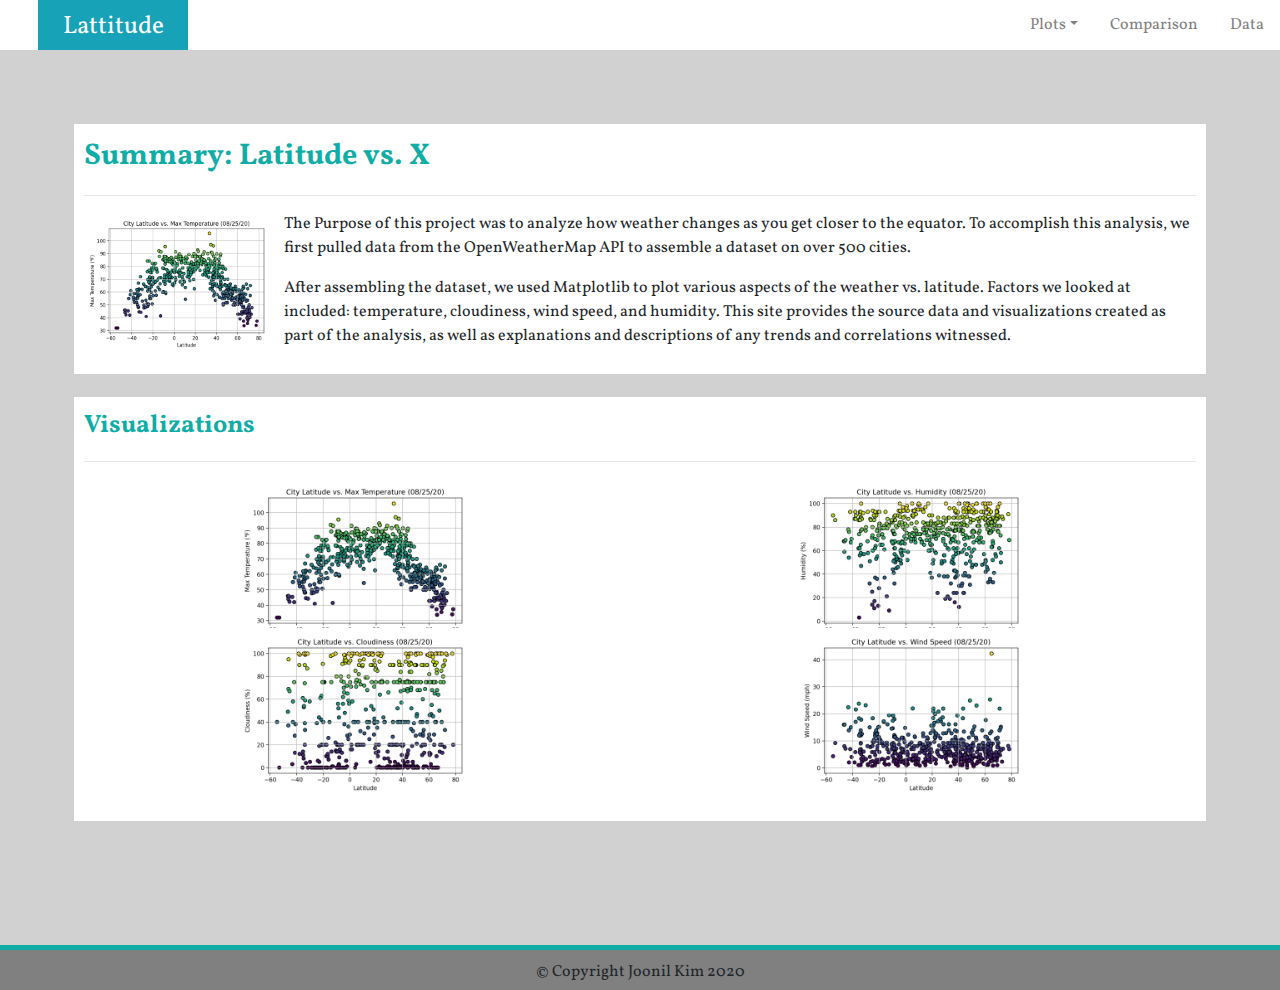
<file: index.html>
<!DOCTYPE html>

<html lang="us-en">
    <head>
        <meta charset="UTF-8">
        <meta name="viewport" content="width=device-width, initial-scale=1, shrink-to-fit=no">
        <link rel="stylesheet" href="https://stackpath.bootstrapcdn.com/bootstrap/4.3.1/css/bootstrap.min.css" integrity="sha384-ggOyR0iXCbMQv3Xipma34MD+dH/1fQ784/j6cY/iJTQUOhcWr7x9JvoRxT2MZw1T" crossorigin="anonymous">
        <link rel="stylesheet" href="https://fonts.googleapis.com/css?family=Vollkorn">

        <link rel="stylesheet" href="style.css">
    </head>
    <body>
        <nav class="navbar navbar-light bg-white p-0">
            <span class="bg-info nav_brand_size">
                <a class="navbar-text text-white" href="index.html">Lattitude</a>
            </span>
            <ul class="nav">
                <li class="nav-item dropdown">
                    <a class="nav-link dropdown-toggle right_nav" data-toggle="dropdown" href="#" role="button" aria-haspopup="true" aria-expanded="false">Plots</a>
                    <div class="dropdown-menu">
                        <a class="dropdown-item" href="max_temp.html">Max Temperature</a>
                        <a class="dropdown-item" href="humidity.html">Humidity</a>
                        <a class="dropdown-item" href="cloudiness.html">Cloudiness</a>
                        <a class="dropdown-item" href="wind_speed.html">Wind Speed</a>
                    </div>
                </li>
                <li class="nav-item">
                    <a class="nav-link right_nav" href="comparisons.html">Comparison</a>
                </li>
                <li class="nav-item">
                    <a class="nav-link right_nav" href="data.html">Data</a>
                </li>
            </ul>
        </nav>
        <div class="main_container">
            <div class="left_box">
                <p class="left_title">Summary: Latitude vs. X</p>
                <hr>
                <img src="/Resources/assets/images/Fig1.png" alt="Fig. 1" width=200 height=138 style="float:left" />
                <p>The Purpose of this project was to analyze how weather changes as you get closer to the equator. To accomplish this analysis, we first pulled data from the OpenWeatherMap API to assemble a dataset on over 500 cities.</p>
                <p>After assembling the dataset, we used Matplotlib to plot various aspects of the weather vs. latitude. Factors we looked at included: temperature, cloudiness, wind speed, and humidity. This site provides the source data and visualizations created as part of the analysis, as well as explanations and descriptions of any trends and correlations witnessed.</p>
            </div>
            <div class="right_box">
                <p class="right_title">Visualizations</p>
                <hr>
                <div class="grid-container">
                    <a href="max_temp.html" class="right_img"><img src="Resources/assets/images/Fig1.png" alt="Lat vs. Max Temp" class="right_img" /></a>
                    <a href="humidity.html" class="right_img"><img src="Resources/assets/images/Fig2.png" alt="Lat vs Humidity" class="right_img" /></a>
                    <a href="cloudiness.html" class="right_img"><img src="Resources/assets/images/Fig3.png" alt="Lat vs Cloudiness" class="right_img" /></a>
                    <a href="wind_speed.html" class="right_img"><img src="Resources/assets/images/Fig4.png" alt="Lat vs Wind Speed" class="right_img" /></a>
                </div>
            </div>
        </div>
        <div class="line"></div>
        <footer>&copy; Copyright Joonil Kim 2020</footer>
        <script src="https://code.jquery.com/jquery-3.3.1.slim.min.js" integrity="sha384-q8i/X+965DzO0rT7abK41JStQIAqVgRVzpbzo5smXKp4YfRvH+8abtTE1Pi6jizo" crossorigin="anonymous"></script>
        <script src="https://cdnjs.cloudflare.com/ajax/libs/popper.js/1.14.7/umd/popper.min.js" integrity="sha384-UO2eT0CpHqdSJQ6hJty5KVphtPhzWj9WO1clHTMGa3JDZwrnQq4sF86dIHNDz0W1" crossorigin="anonymous"></script>
        <script src="https://stackpath.bootstrapcdn.com/bootstrap/4.3.1/js/bootstrap.min.js" integrity="sha384-JjSmVgyd0p3pXB1rRibZUAYoIIy6OrQ6VrjIEaFf/nJGzIxFDsf4x0xIM+B07jRM" crossorigin="anonymous"></script>
    </body>
</html>
</file>
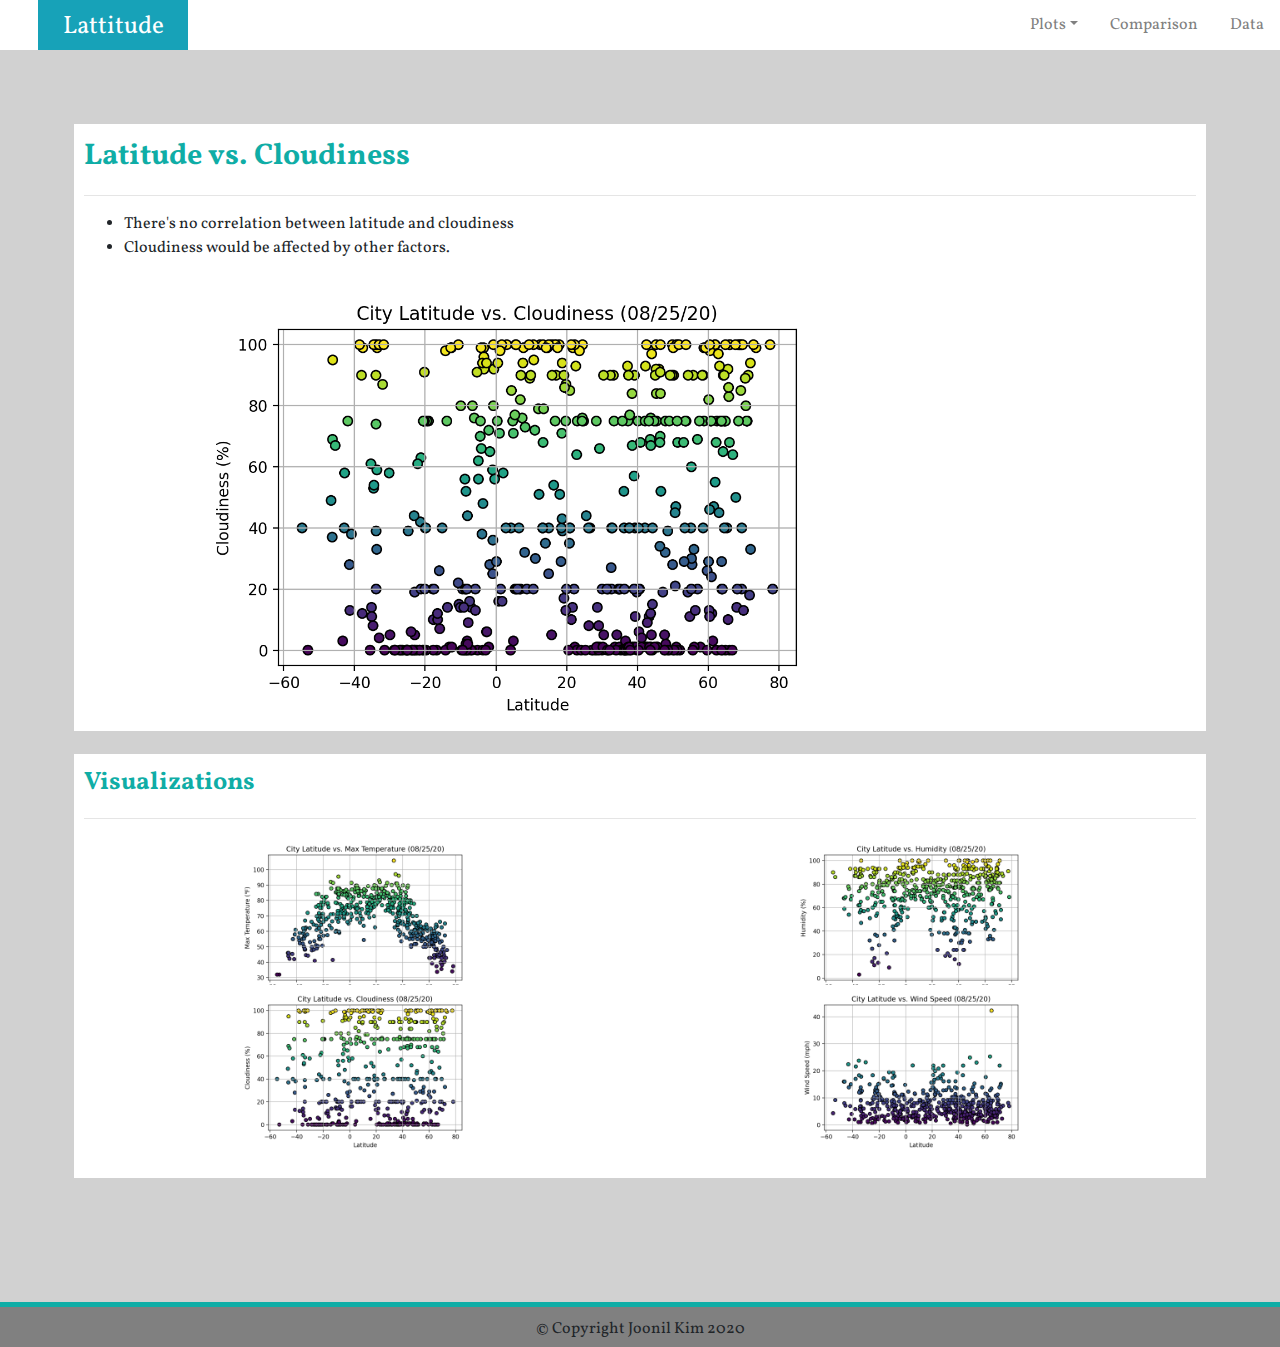
<file: cloudiness.html>
<!DOCTYPE html>

<html lang="us-en">
    <head>
        <meta charset="UTF-8">
        <meta name="viewport" content="width=device-width, initial-scale=1, shrink-to-fit=no">
        <link rel="stylesheet" href="https://stackpath.bootstrapcdn.com/bootstrap/4.3.1/css/bootstrap.min.css" integrity="sha384-ggOyR0iXCbMQv3Xipma34MD+dH/1fQ784/j6cY/iJTQUOhcWr7x9JvoRxT2MZw1T" crossorigin="anonymous">
        <link rel="stylesheet" href="https://fonts.googleapis.com/css?family=Vollkorn">

        <link rel="stylesheet" href="style.css">
    </head>
    <body>
        <nav class="navbar navbar-light bg-white p-0">
            <span class="bg-info nav_brand_size">
                <a class="navbar-text text-white" href="index.html">Lattitude</a>
            </span>
            <ul class="nav">
                <li class="nav-item dropdown">
                    <a class="nav-link dropdown-toggle right_nav" data-toggle="dropdown" href="#" role="button" aria-haspopup="true" aria-expanded="false">Plots</a>
                    <div class="dropdown-menu">
                        <a class="dropdown-item" href="max_temp.html">Max Temperature</a>
                        <a class="dropdown-item" href="humidity.html">Humidity</a>
                        <a class="dropdown-item" href="cloudiness.html">Cloudiness</a>
                        <a class="dropdown-item" href="wind_speed.html">Wind Speed</a>
                    </div>
                </li>
                <li class="nav-item">
                    <a class="nav-link right_nav" href="comparisons.html">Comparison</a>
                </li>
                <li class="nav-item">
                    <a class="nav-link right_nav" href="data.html">Data</a>
                </li>
            </ul>
        </nav>
        <div class="main_container">
            <div class="left_box">
                <p class="left_title">Latitude vs. Cloudiness</p>
                <hr>
                <ul>
                    <li>There's no correlation between latitude and cloudiness</li>
                    <li>Cloudiness would be affected by other factors.</li>
                </ul>
                <img src="Resources/assets/images/Fig3.png" alt="Lat vs. Cloudiness" class="center_img" />
            </div>
            <div class="right_box">
                <p class="right_title">Visualizations</p>
                <hr>
                <div class="grid-container">
                    <a href="max_temp.html" class="right_img"><img src="Resources/assets/images/Fig1.png" alt="Lat vs. Max Temp" class="right_img" /></a>
                    <a href="humidity.html" class="right_img"><img src="Resources/assets/images/Fig2.png" alt="Lat vs Humidity" class="right_img" /></a>
                    <a href="cloudiness.html" class="right_img"><img src="Resources/assets/images/Fig3.png" alt="Lat vs Cloudiness" class="right_img" /></a>
                    <a href="wind_speed.html" class="right_img"><img src="Resources/assets/images/Fig4.png" alt="Lat vs Wind Speed" class="right_img" /></a>
                </div>
            </div>
        </div>
        <div class="line"></div>
        <footer>&copy; Copyright Joonil Kim 2020</footer>
        <script src="https://code.jquery.com/jquery-3.3.1.slim.min.js" integrity="sha384-q8i/X+965DzO0rT7abK41JStQIAqVgRVzpbzo5smXKp4YfRvH+8abtTE1Pi6jizo" crossorigin="anonymous"></script>
        <script src="https://cdnjs.cloudflare.com/ajax/libs/popper.js/1.14.7/umd/popper.min.js" integrity="sha384-UO2eT0CpHqdSJQ6hJty5KVphtPhzWj9WO1clHTMGa3JDZwrnQq4sF86dIHNDz0W1" crossorigin="anonymous"></script>
        <script src="https://stackpath.bootstrapcdn.com/bootstrap/4.3.1/js/bootstrap.min.js" integrity="sha384-JjSmVgyd0p3pXB1rRibZUAYoIIy6OrQ6VrjIEaFf/nJGzIxFDsf4x0xIM+B07jRM" crossorigin="anonymous"></script>
    </body>
</html>
</file>
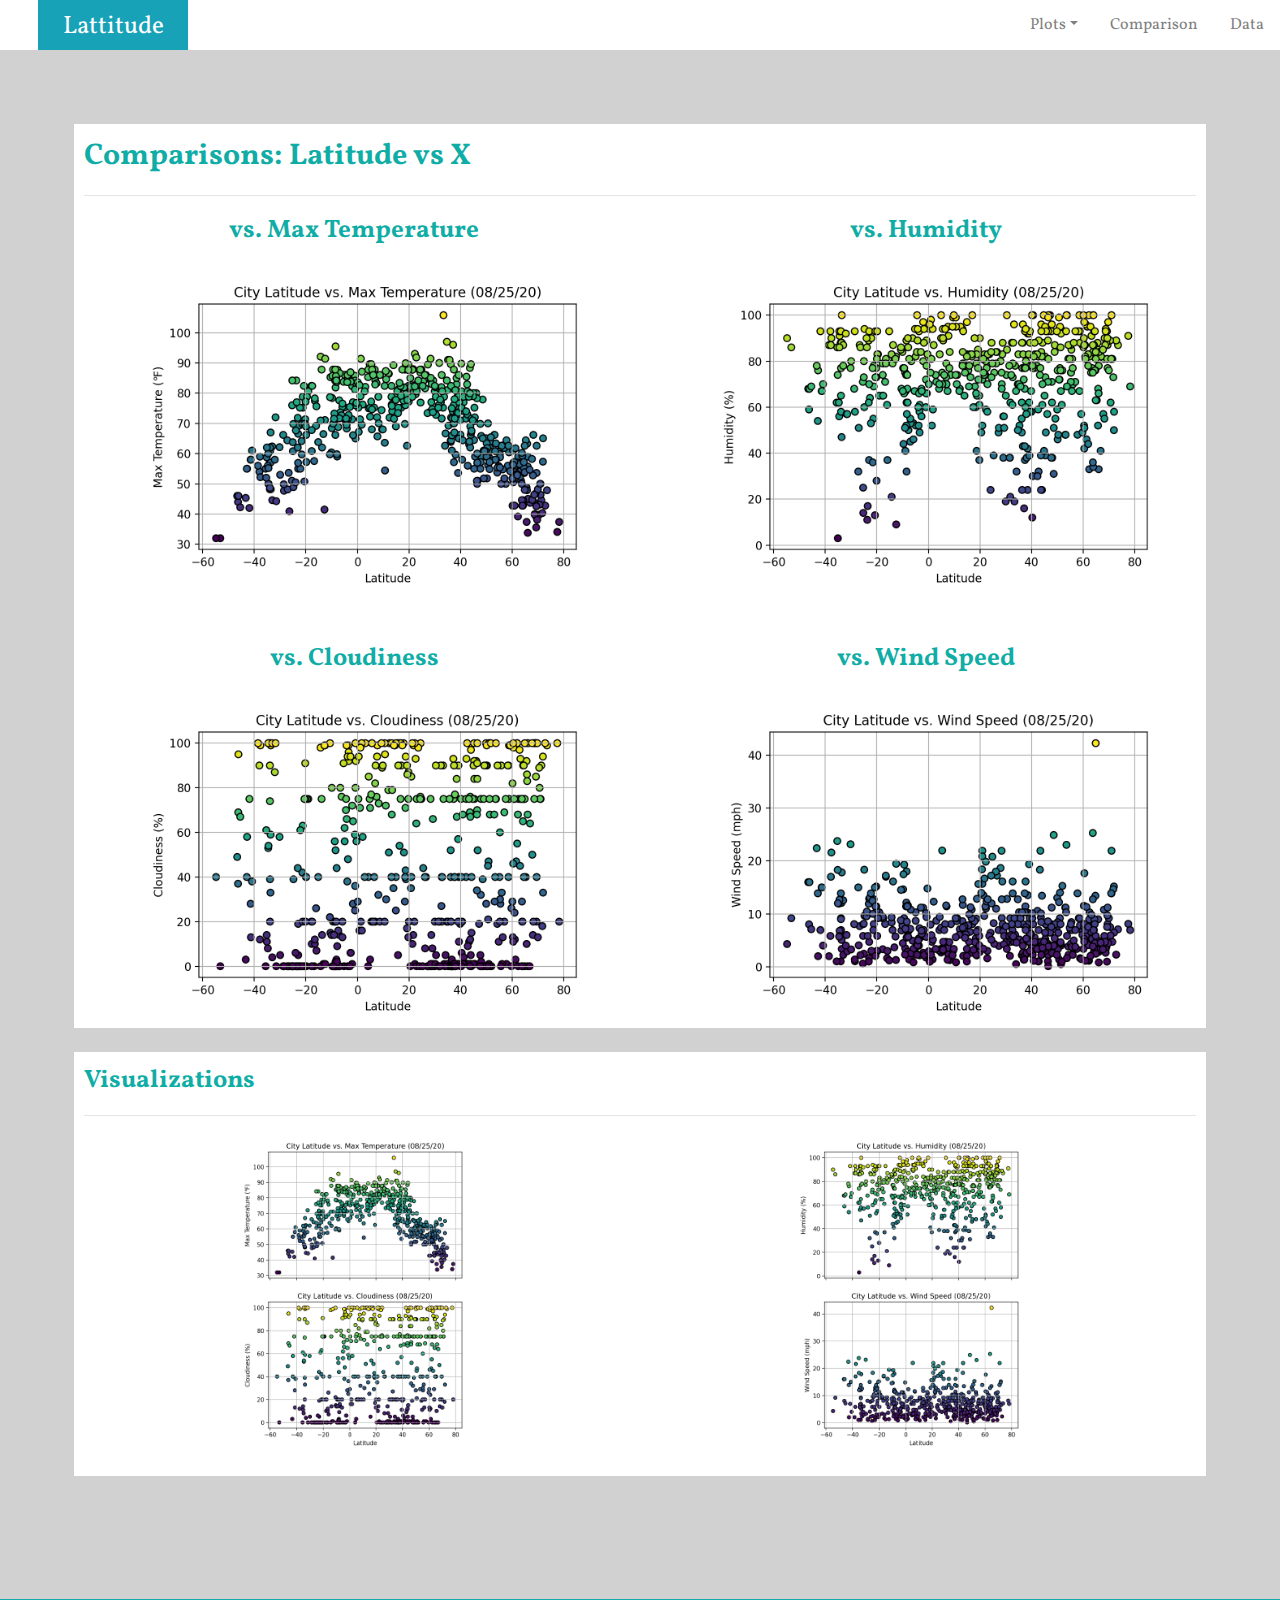
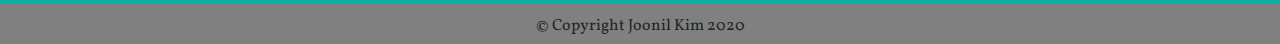
<file: comparisons.html>
<!DOCTYPE html>

<html lang="us-en">
    <head>
        <meta charset="UTF-8">
        <meta name="viewport" content="width=device-width, initial-scale=1, shrink-to-fit=no">
        <link rel="stylesheet" href="https://stackpath.bootstrapcdn.com/bootstrap/4.3.1/css/bootstrap.min.css" integrity="sha384-ggOyR0iXCbMQv3Xipma34MD+dH/1fQ784/j6cY/iJTQUOhcWr7x9JvoRxT2MZw1T" crossorigin="anonymous">
        <link rel="stylesheet" href="https://fonts.googleapis.com/css?family=Vollkorn">

        <link rel="stylesheet" href="style.css">
    </head>
    <body>
        <nav class="navbar navbar-light bg-white p-0">
            <span class="bg-info nav_brand_size">
                <a class="navbar-text text-white" href="index.html">Lattitude</a>
            </span>
            <ul class="nav">
                <li class="nav-item dropdown">
                    <a class="nav-link dropdown-toggle right_nav" data-toggle="dropdown" href="#" role="button" aria-haspopup="true" aria-expanded="false">Plots</a>
                    <div class="dropdown-menu">
                        <a class="dropdown-item" href="max_temp.html">Max Temperature</a>
                        <a class="dropdown-item" href="humidity.html">Humidity</a>
                        <a class="dropdown-item" href="cloudiness.html">Cloudiness</a>
                        <a class="dropdown-item" href="wind_speed.html">Wind Speed</a>
                    </div>
                </li>
                <li class="nav-item">
                    <a class="nav-link right_nav" href="comparisons.html">Comparison</a>
                </li>
                <li class="nav-item">
                    <a class="nav-link right_nav" href="data.html">Data</a>
                </li>
            </ul>
        </nav>
        <div class="main_container">
            <div class="left_box">
                <p class="left_title">Comparisons: Latitude vs X</p>
                <hr>
                <div class="container-lg">
                    <div class="row">
                        <div class="col">
                            <p class="right_title" style="text-align: center;">vs. Max Temperature</p>
                            <img src="Resources/assets/images/Fig1.png" alt="Lat vs. Max Temp" class="couple_img" />
                        </div>
                        <div class="col">
                            <p class="right_title" style="text-align: center;">vs. Humidity</p>
                            <img src="Resources/assets/images/Fig2.png" alt="Lat vs. Humidity" class="couple_img" />
                        </div>
                    </div>
                    <div class="row" style="height: 50px;"></div>
                    <div class="row">
                        <div class="col">
                            <p class="right_title" style="text-align: center;">vs. Cloudiness</p>
                            <img src="Resources/assets/images/Fig3.png" alt="Lat vs. Cloudiness" class="couple_img" />
                        </div>
                        <div class="col">
                            <p class="right_title" style="text-align: center;">vs. Wind Speed</p>
                            <img src="Resources/assets/images/Fig4.png" alt="Lat vs. Wind Speed" class="couple_img" />
                        </div>
                    </div>
                </div>
            </div>
            <div class="right_box">
                <p class="right_title">Visualizations</p>
                <hr>
                <div class="grid-container">
                    <a href="max_temp.html" class="right_img"><img src="Resources/assets/images/Fig1.png" alt="Lat vs. Max Temp" class="right_img" /></a>
                    <a href="humidity.html" class="right_img"><img src="Resources/assets/images/Fig2.png" alt="Lat vs Humidity" class="right_img" /></a>
                    <a href="cloudiness.html" class="right_img"><img src="Resources/assets/images/Fig3.png" alt="Lat vs Cloudiness" class="right_img" /></a>
                    <a href="wind_speed.html" class="right_img"><img src="Resources/assets/images/Fig4.png" alt="Lat vs Wind Speed" class="right_img" /></a>
                </div>
            </div>
        </div>
        <div class="line"></div>
        <footer>&copy; Copyright Joonil Kim 2020</footer>
        <script src="https://code.jquery.com/jquery-3.3.1.slim.min.js" integrity="sha384-q8i/X+965DzO0rT7abK41JStQIAqVgRVzpbzo5smXKp4YfRvH+8abtTE1Pi6jizo" crossorigin="anonymous"></script>
        <script src="https://cdnjs.cloudflare.com/ajax/libs/popper.js/1.14.7/umd/popper.min.js" integrity="sha384-UO2eT0CpHqdSJQ6hJty5KVphtPhzWj9WO1clHTMGa3JDZwrnQq4sF86dIHNDz0W1" crossorigin="anonymous"></script>
        <script src="https://stackpath.bootstrapcdn.com/bootstrap/4.3.1/js/bootstrap.min.js" integrity="sha384-JjSmVgyd0p3pXB1rRibZUAYoIIy6OrQ6VrjIEaFf/nJGzIxFDsf4x0xIM+B07jRM" crossorigin="anonymous"></script>
    </body>
</html>
</file>
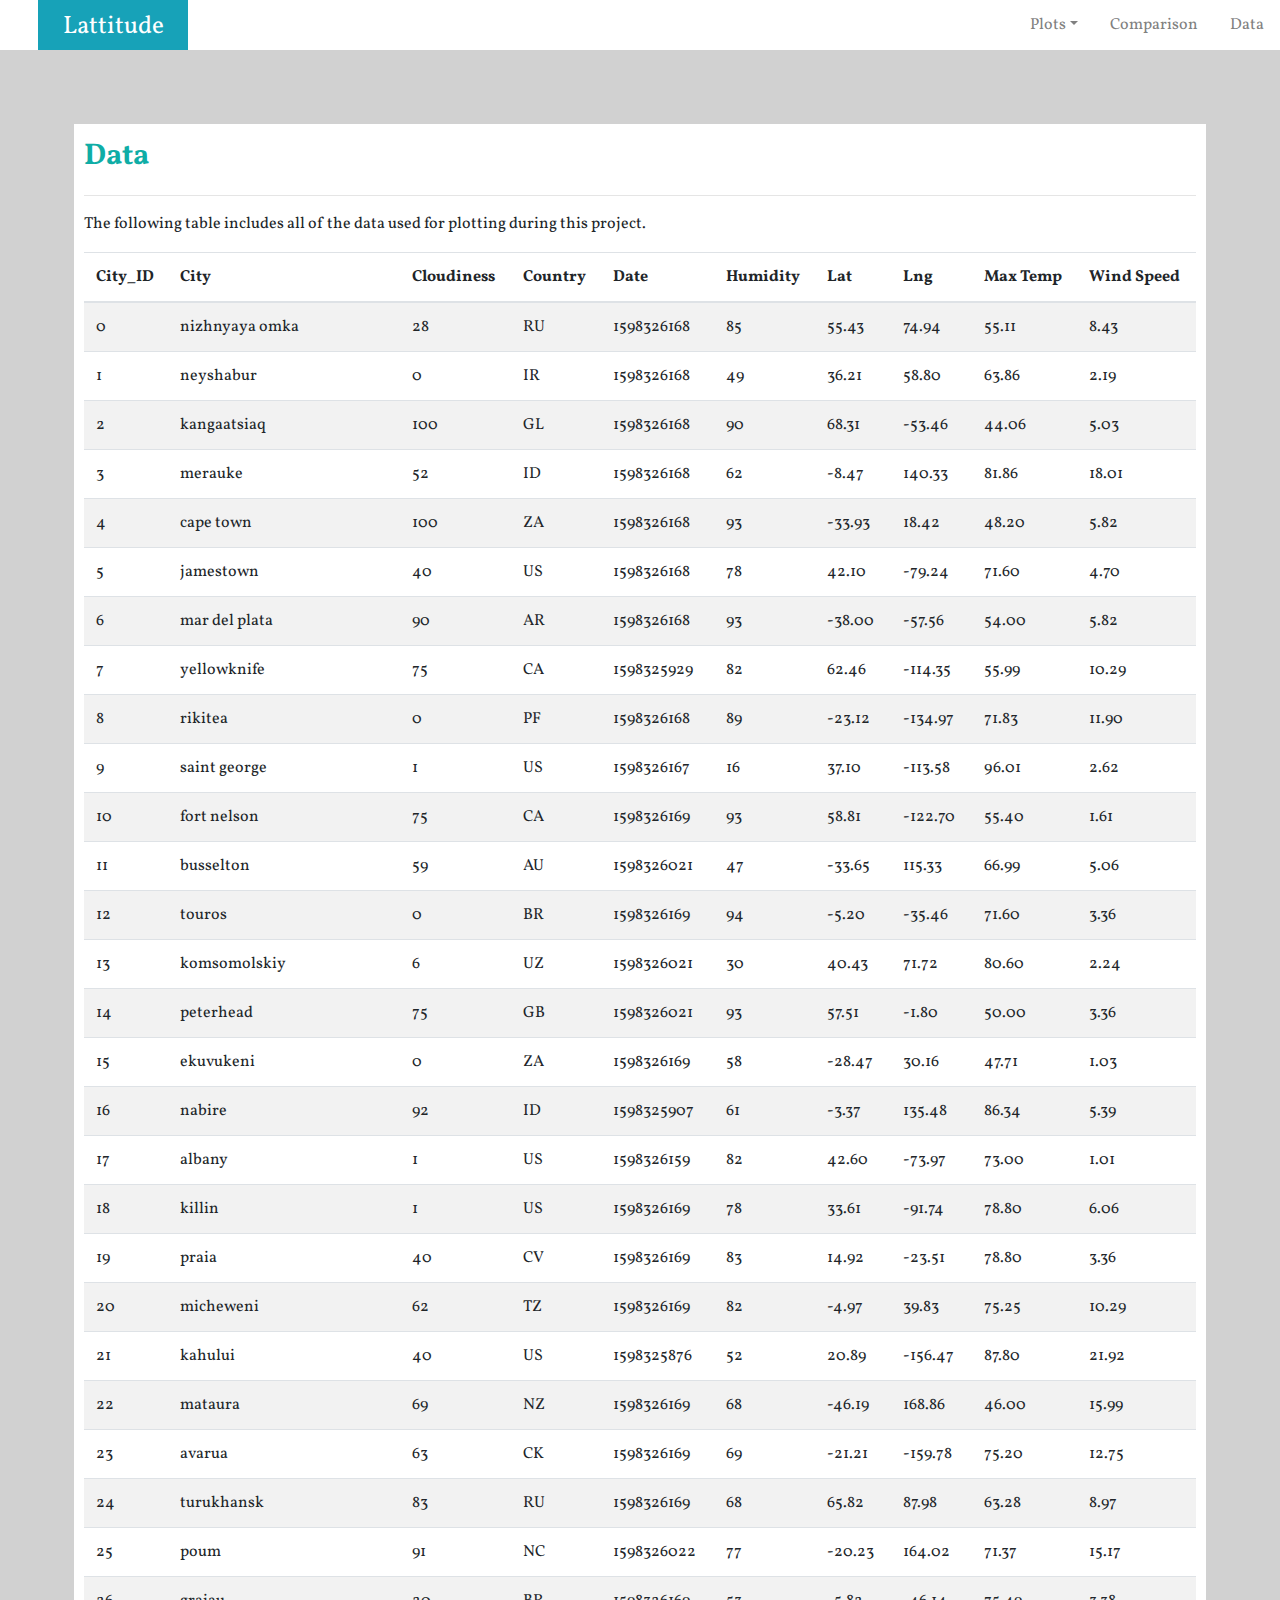
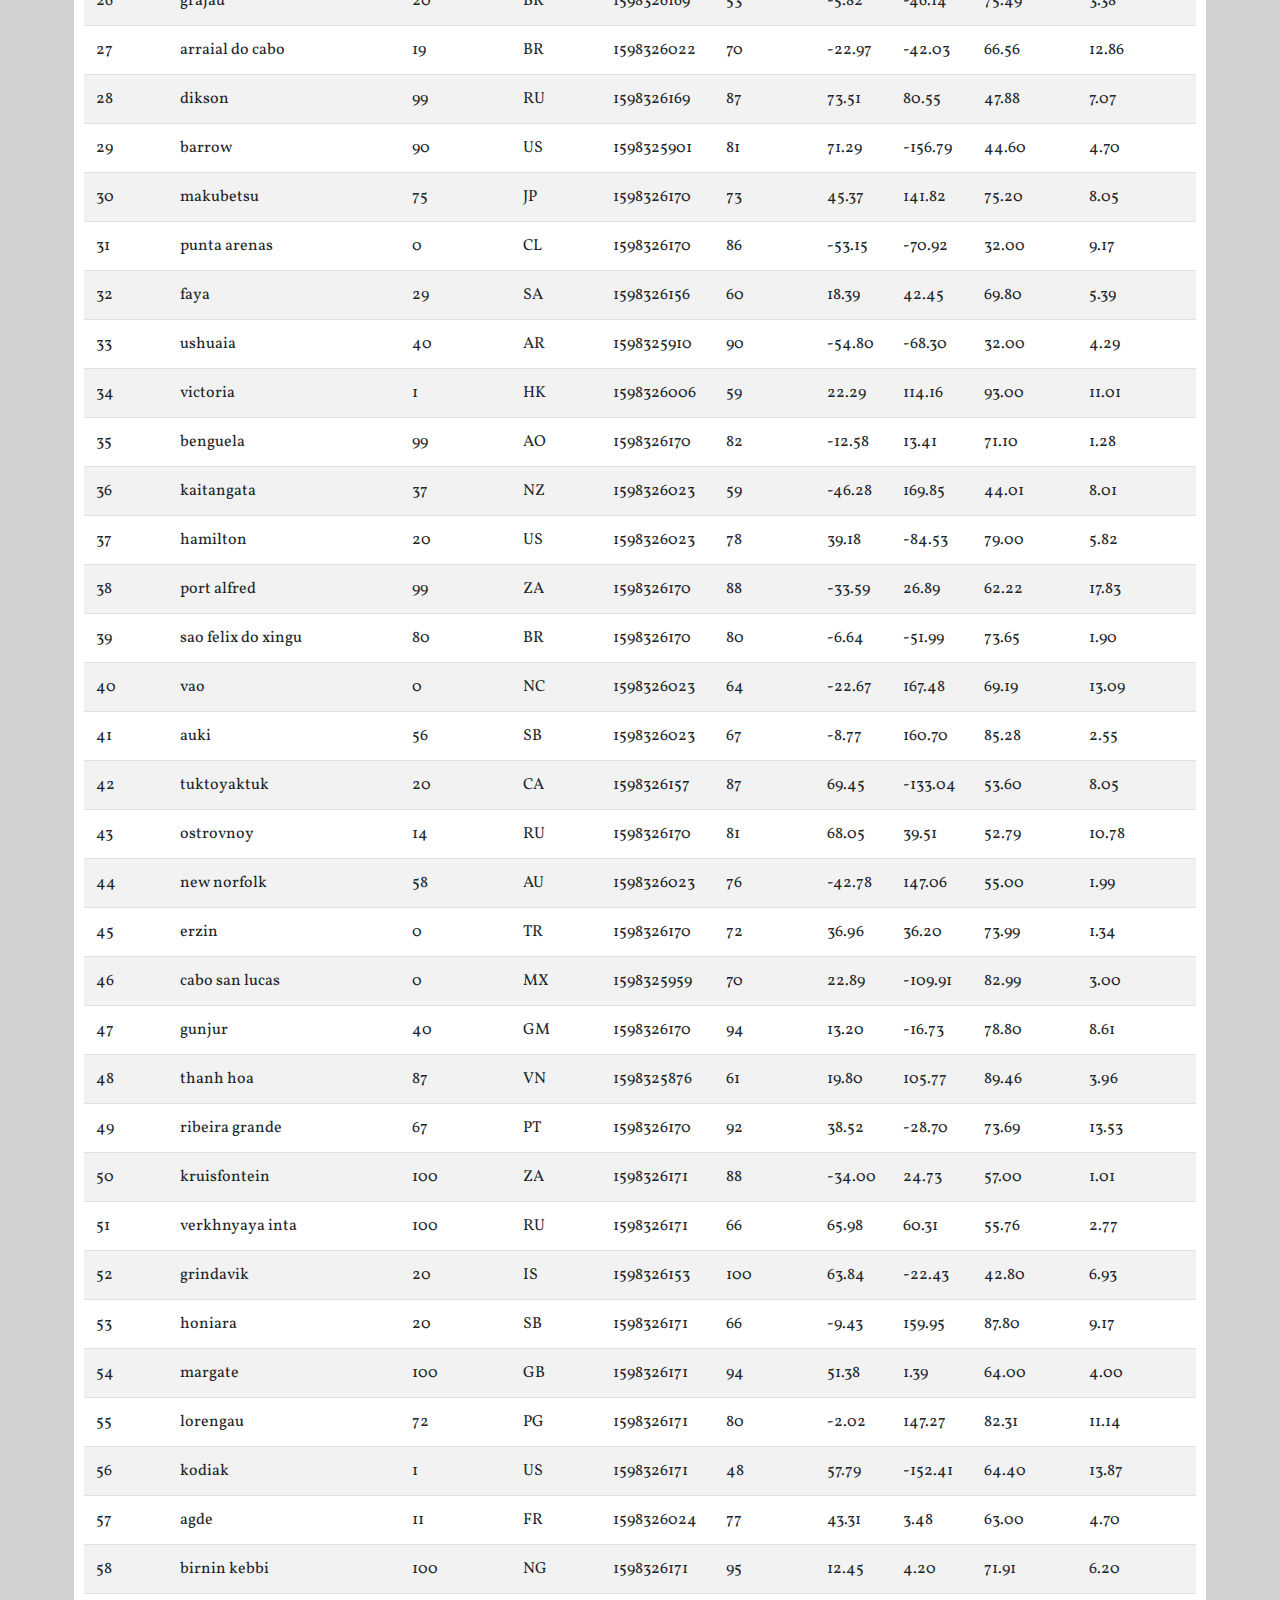
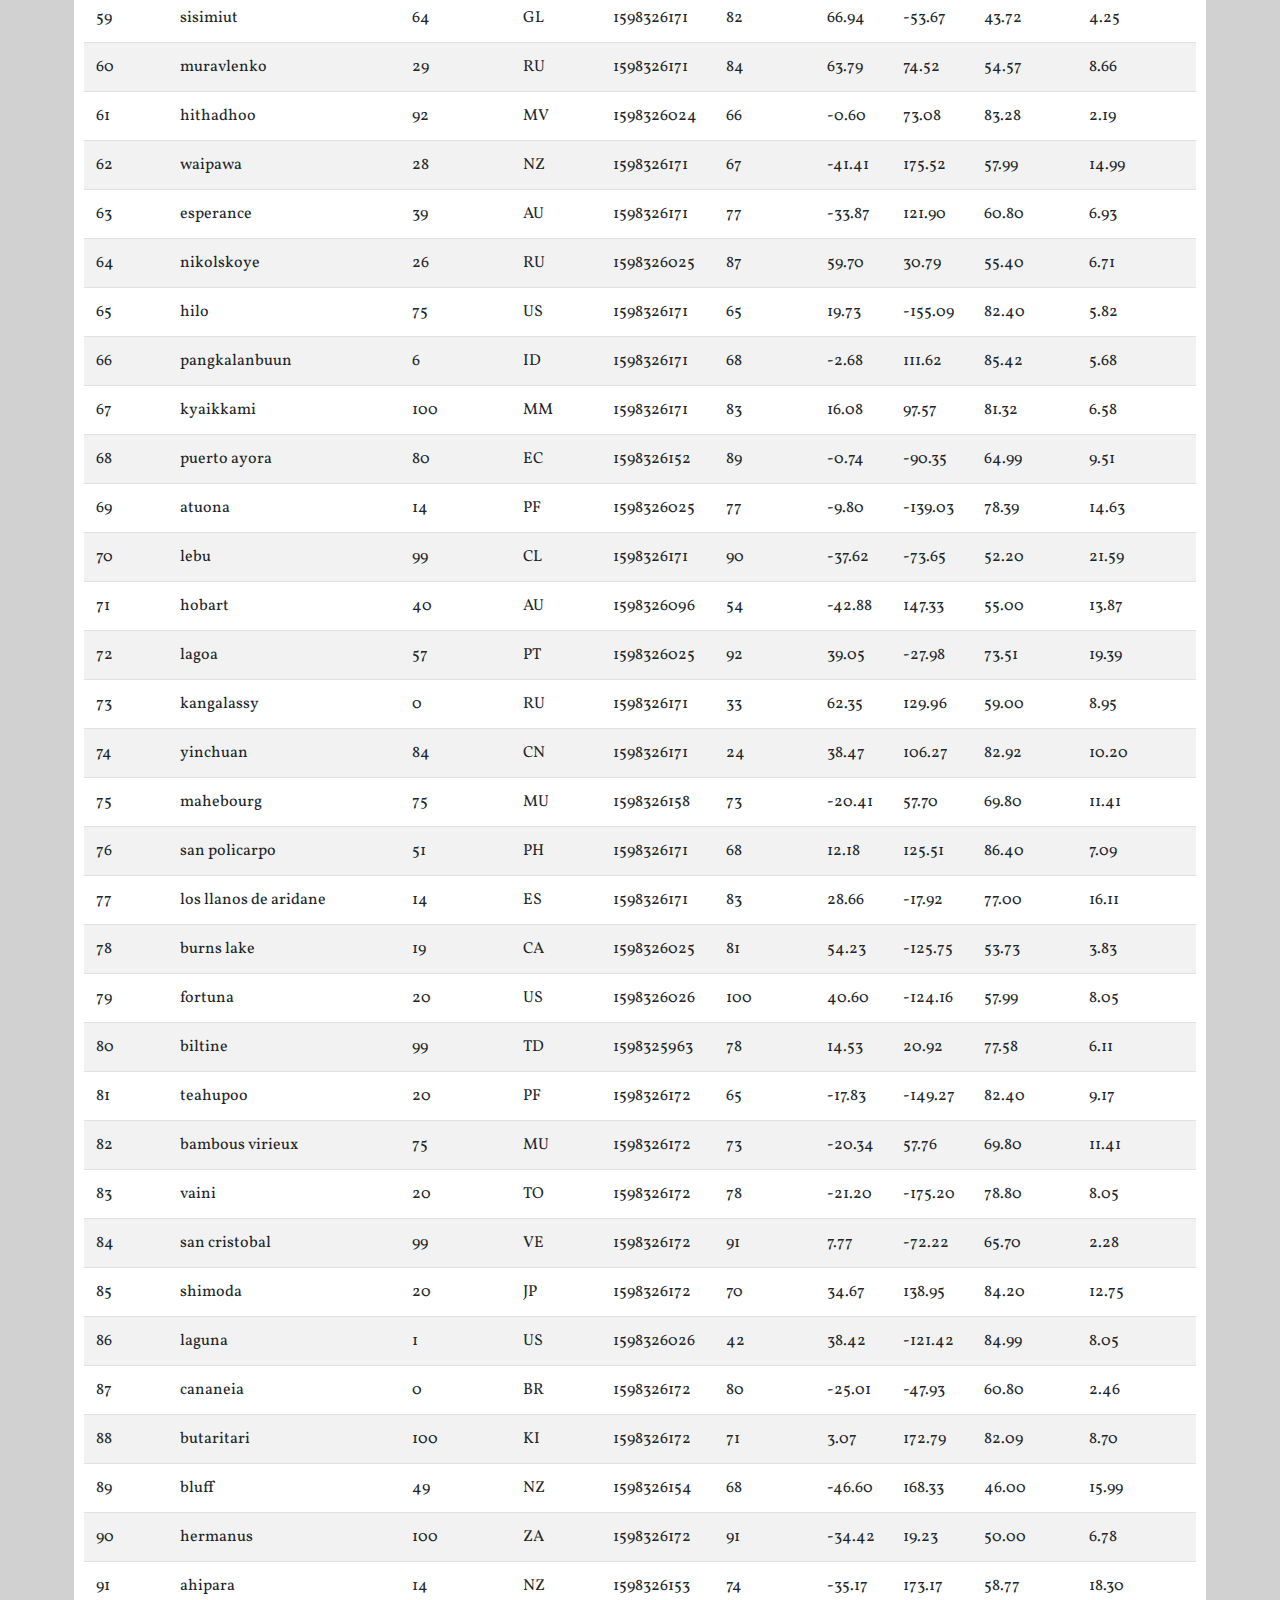
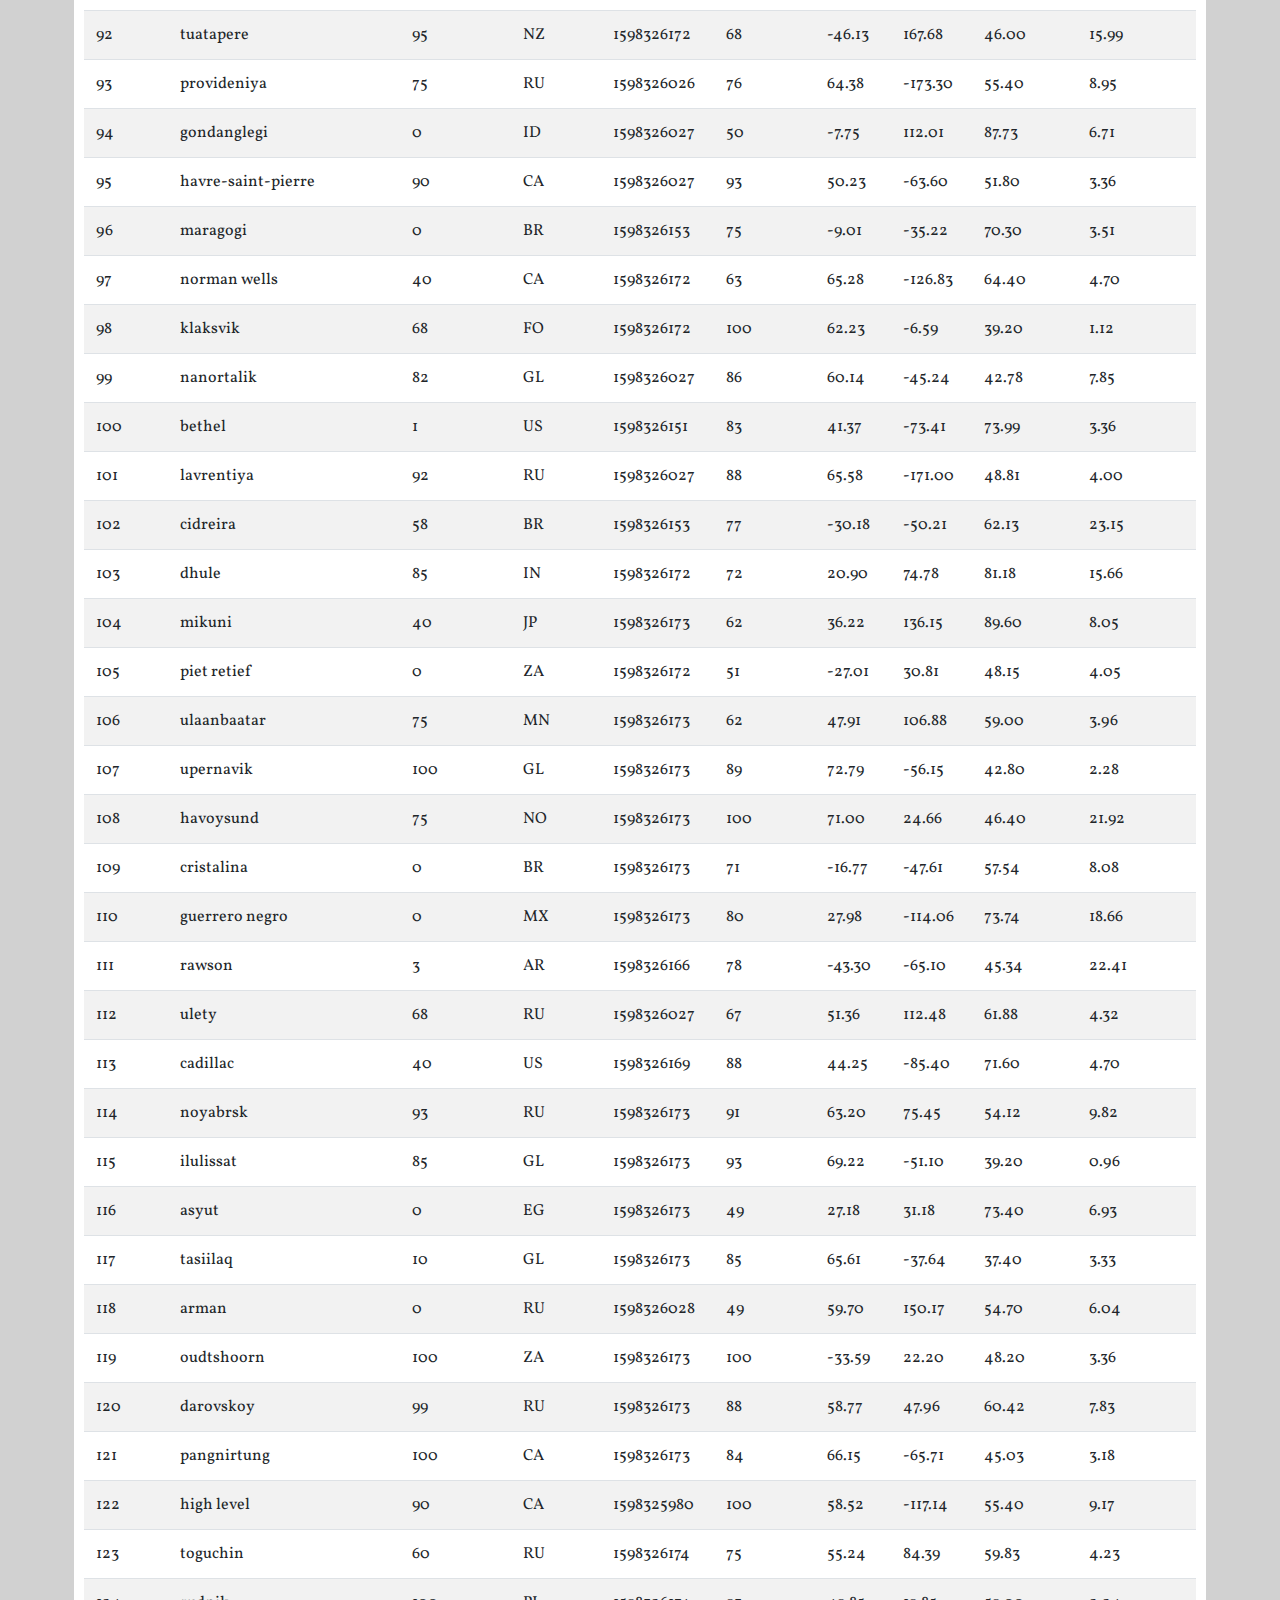
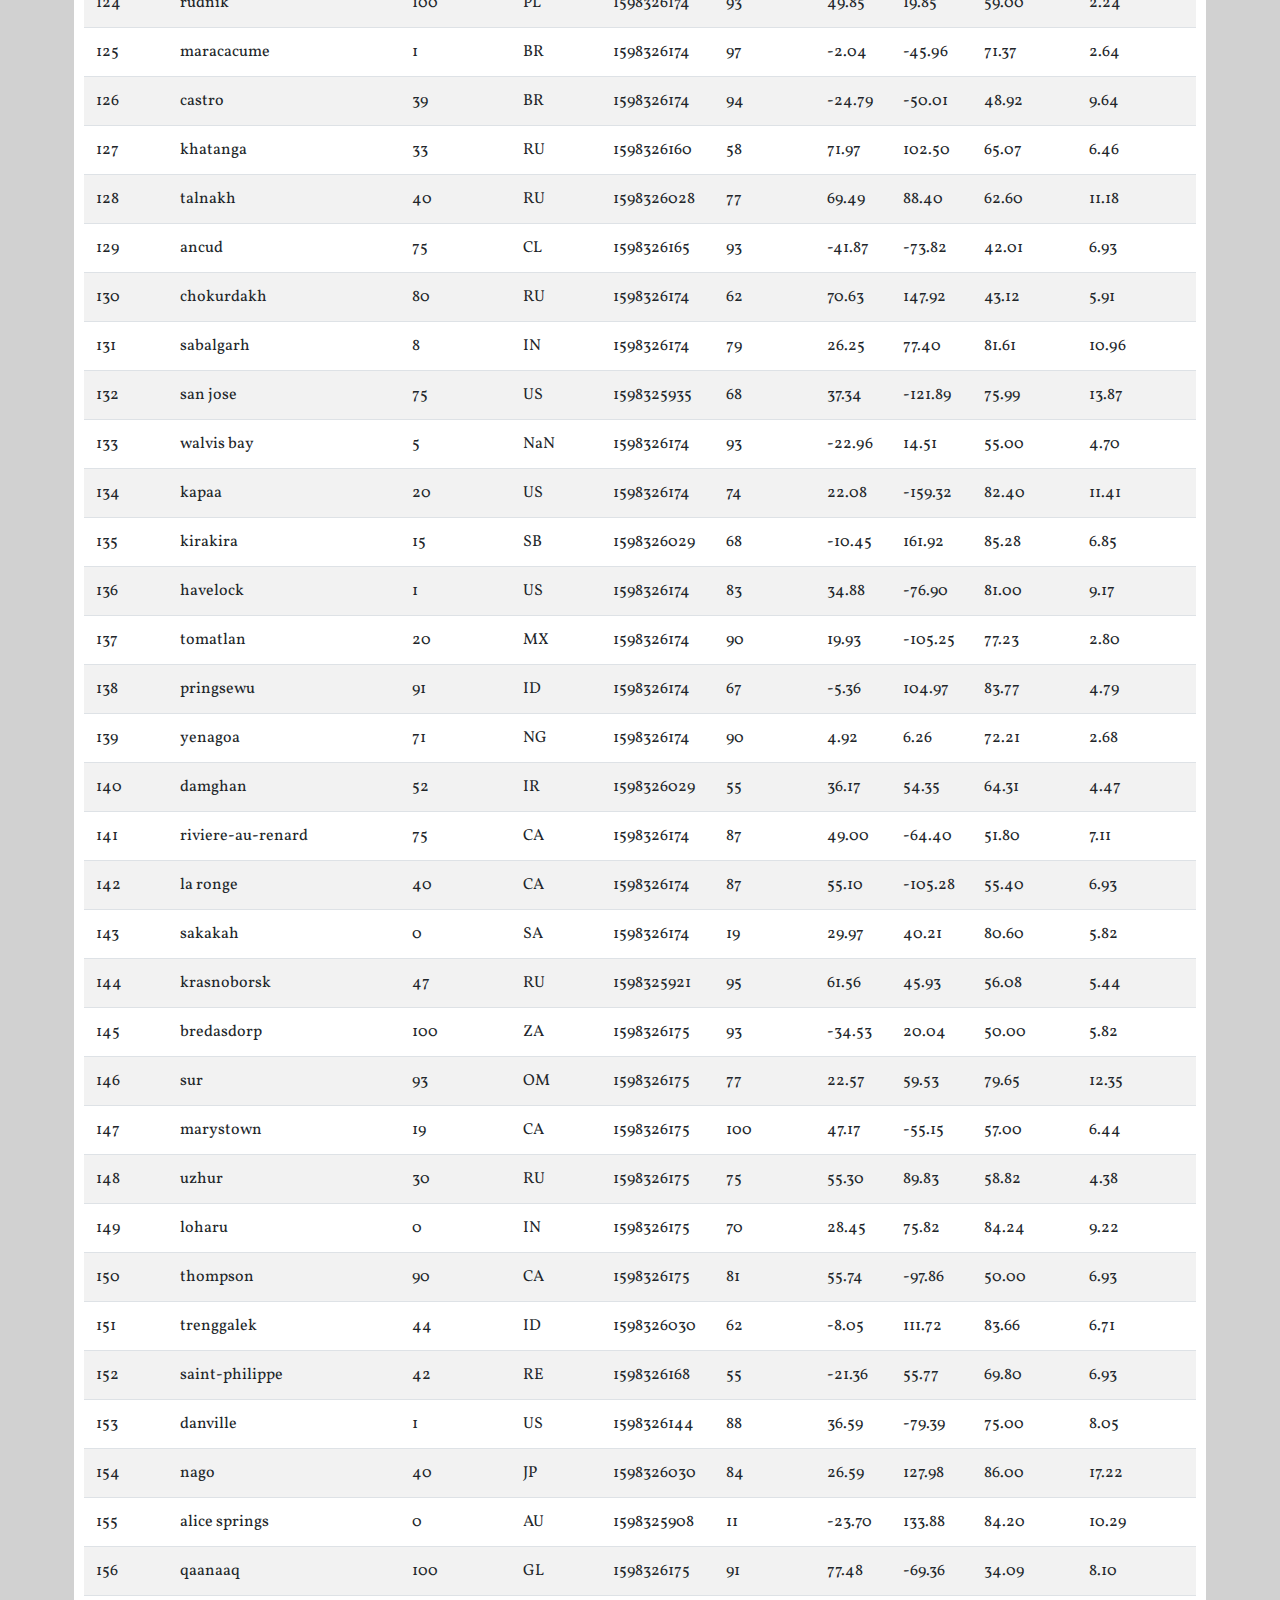
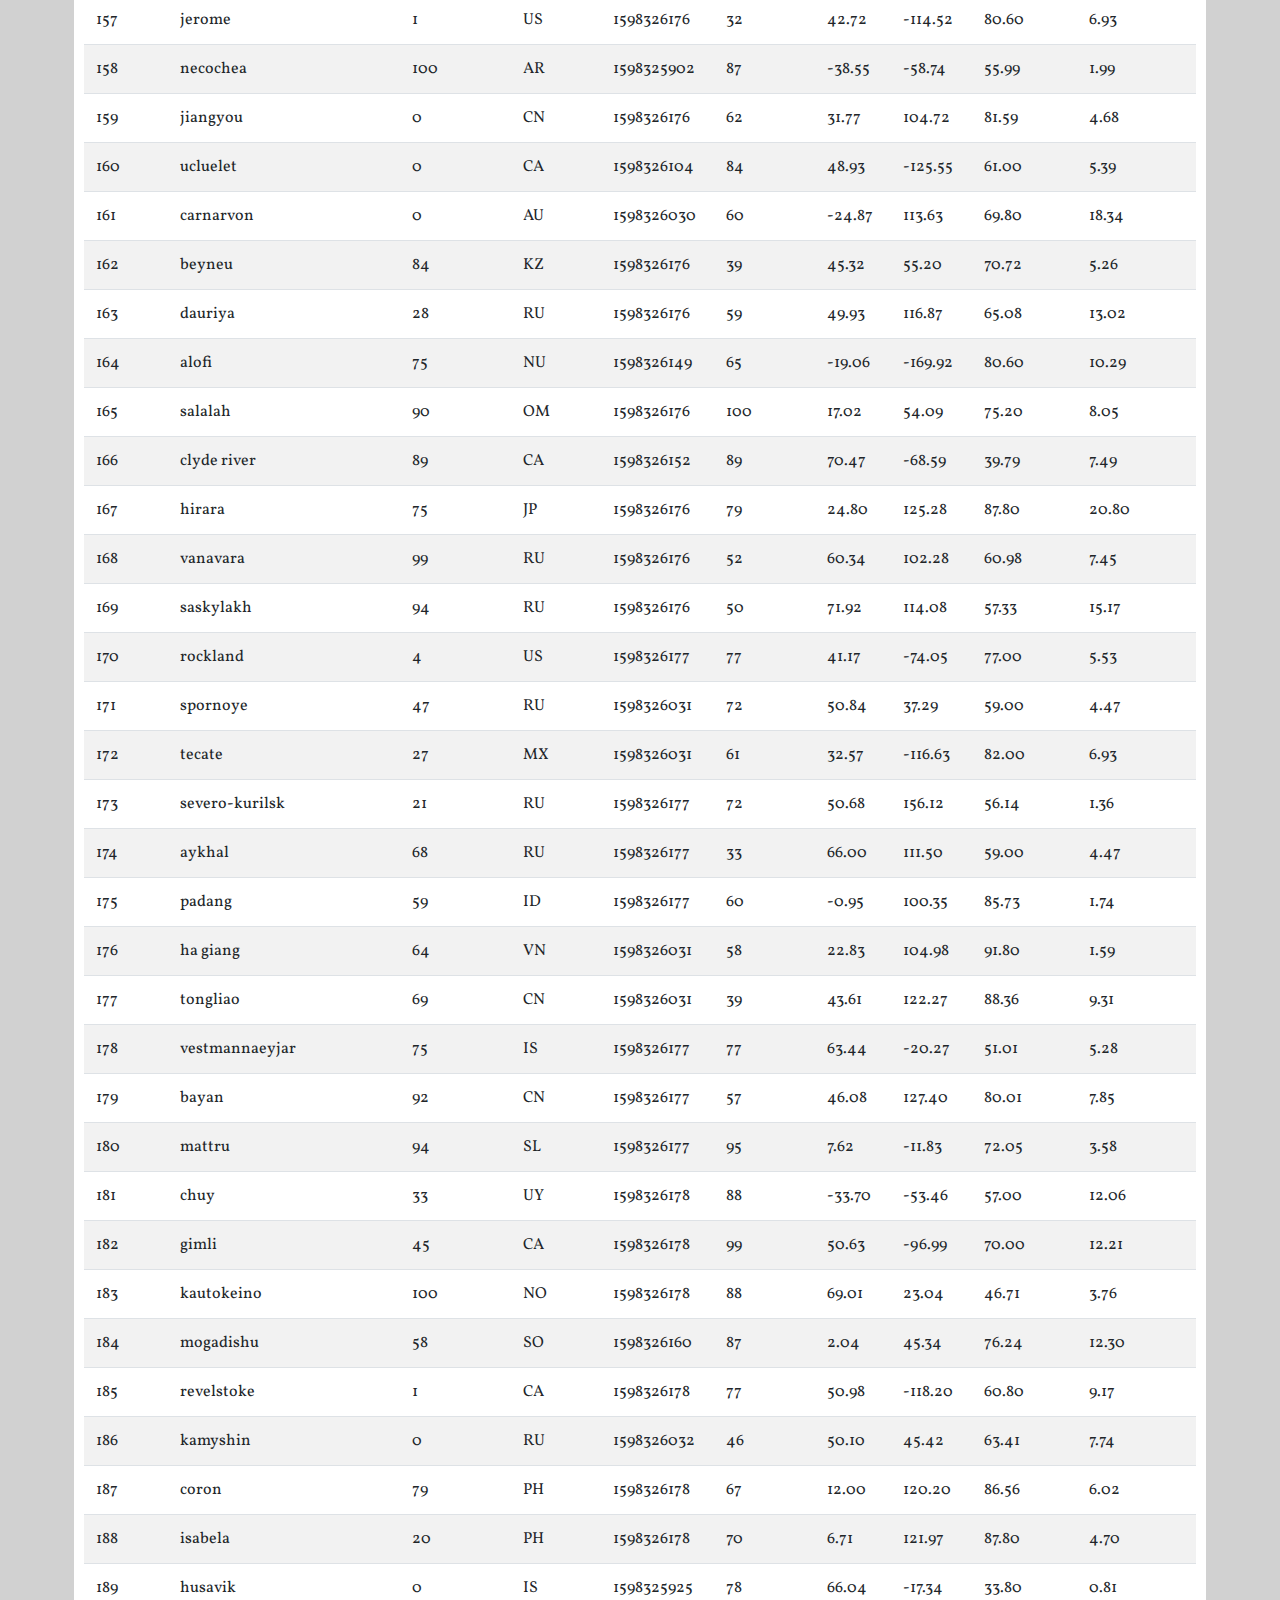
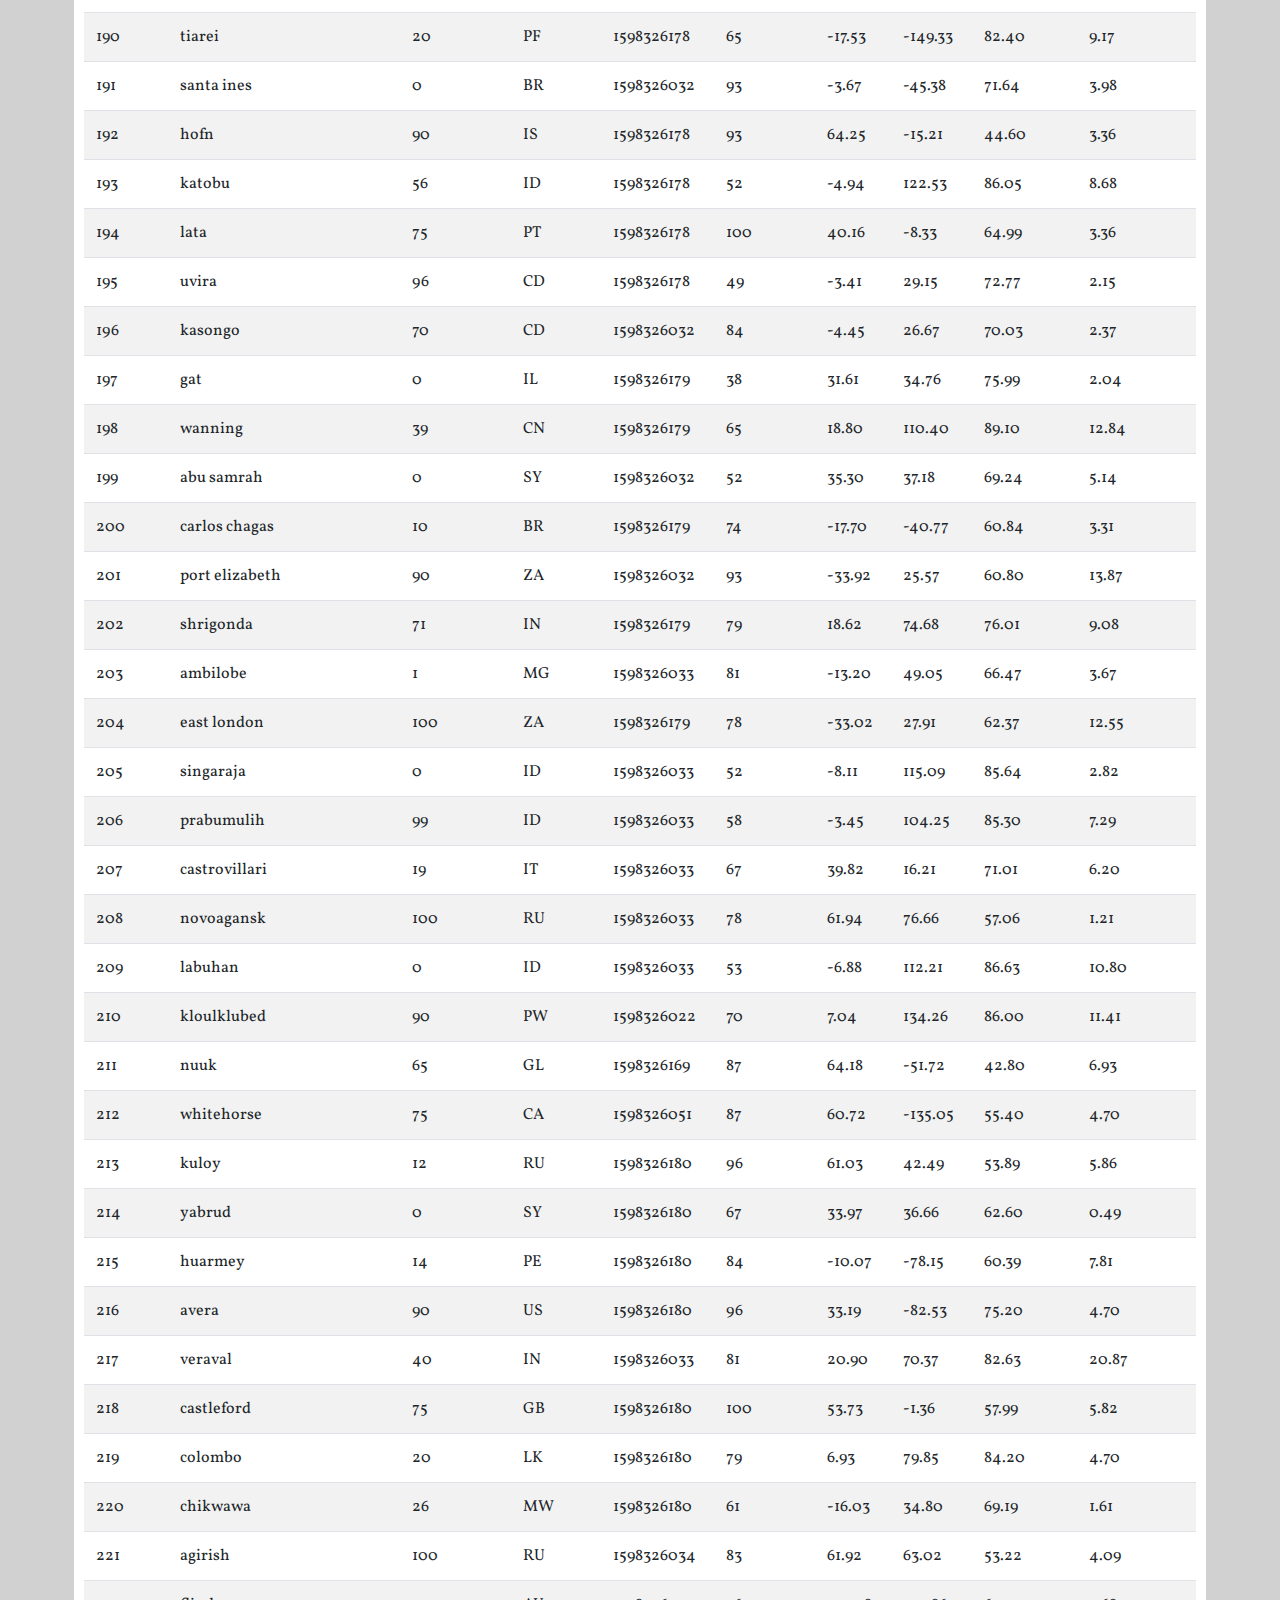
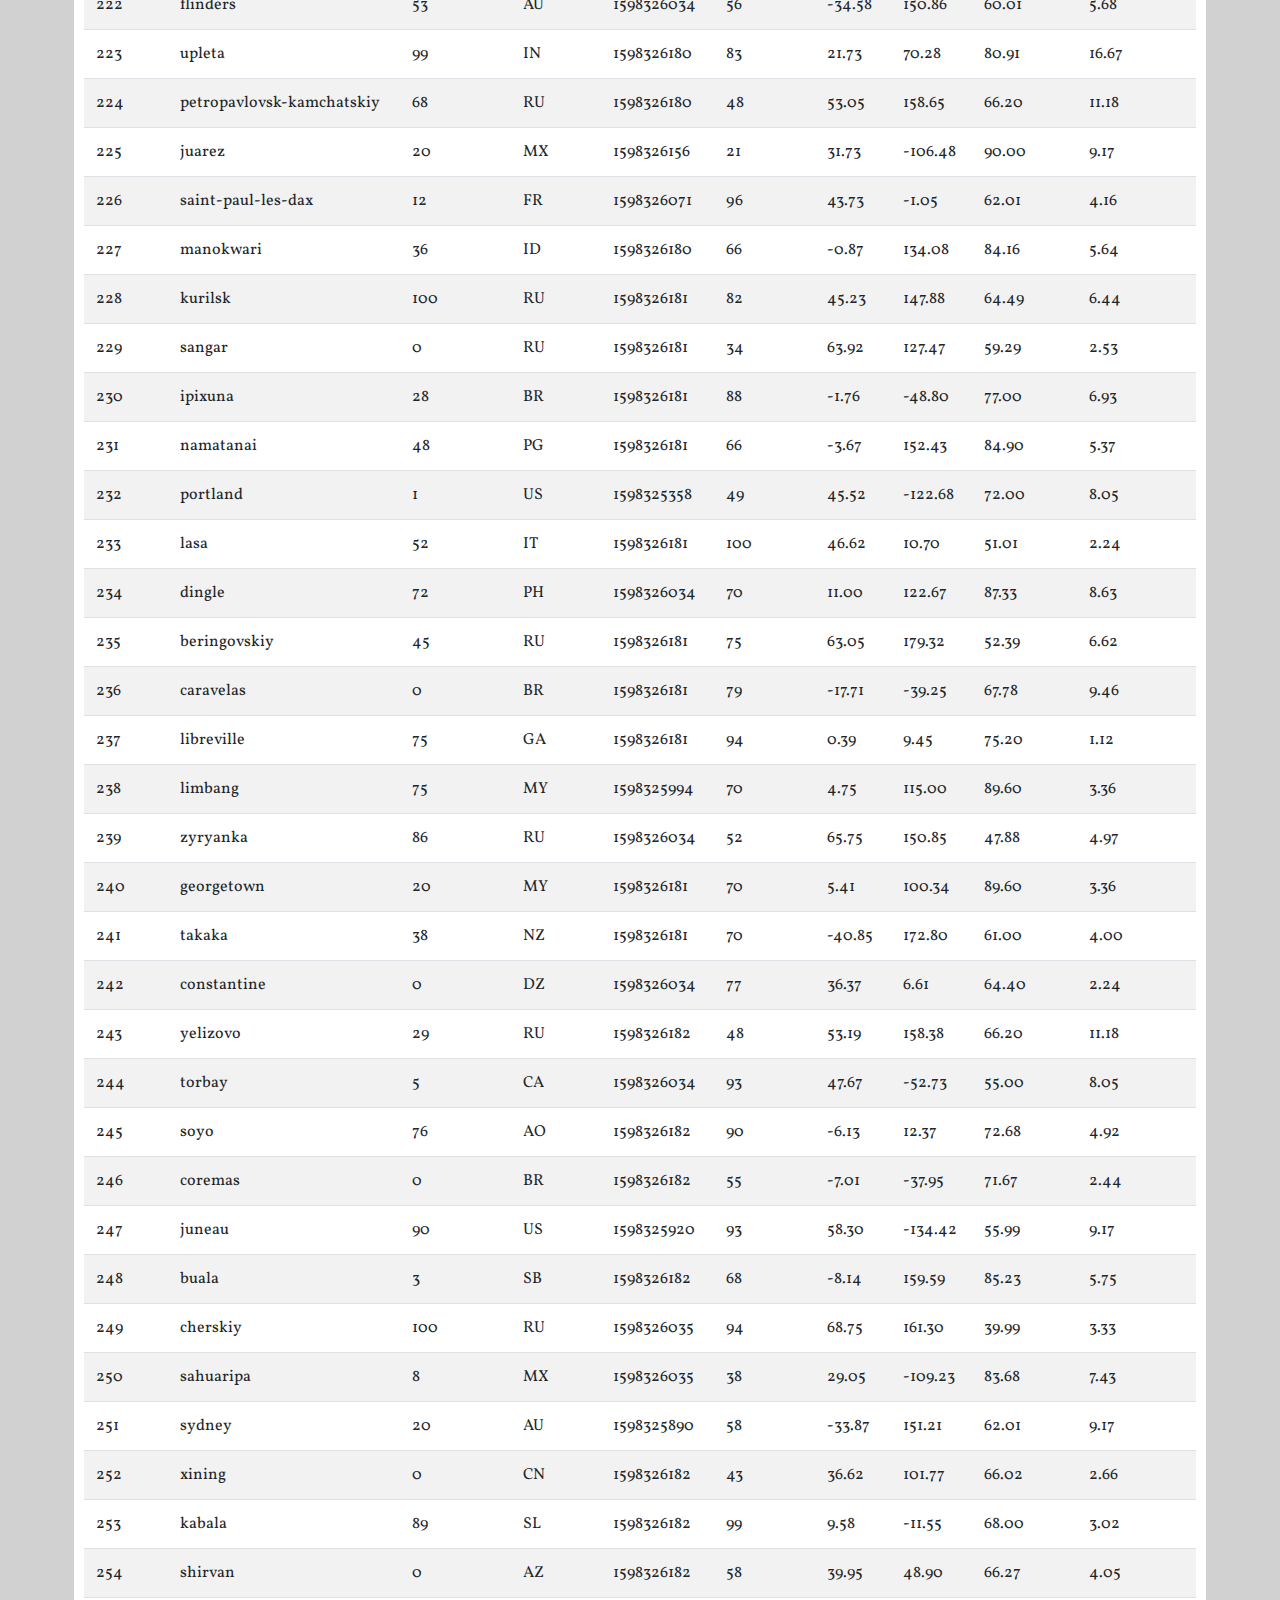
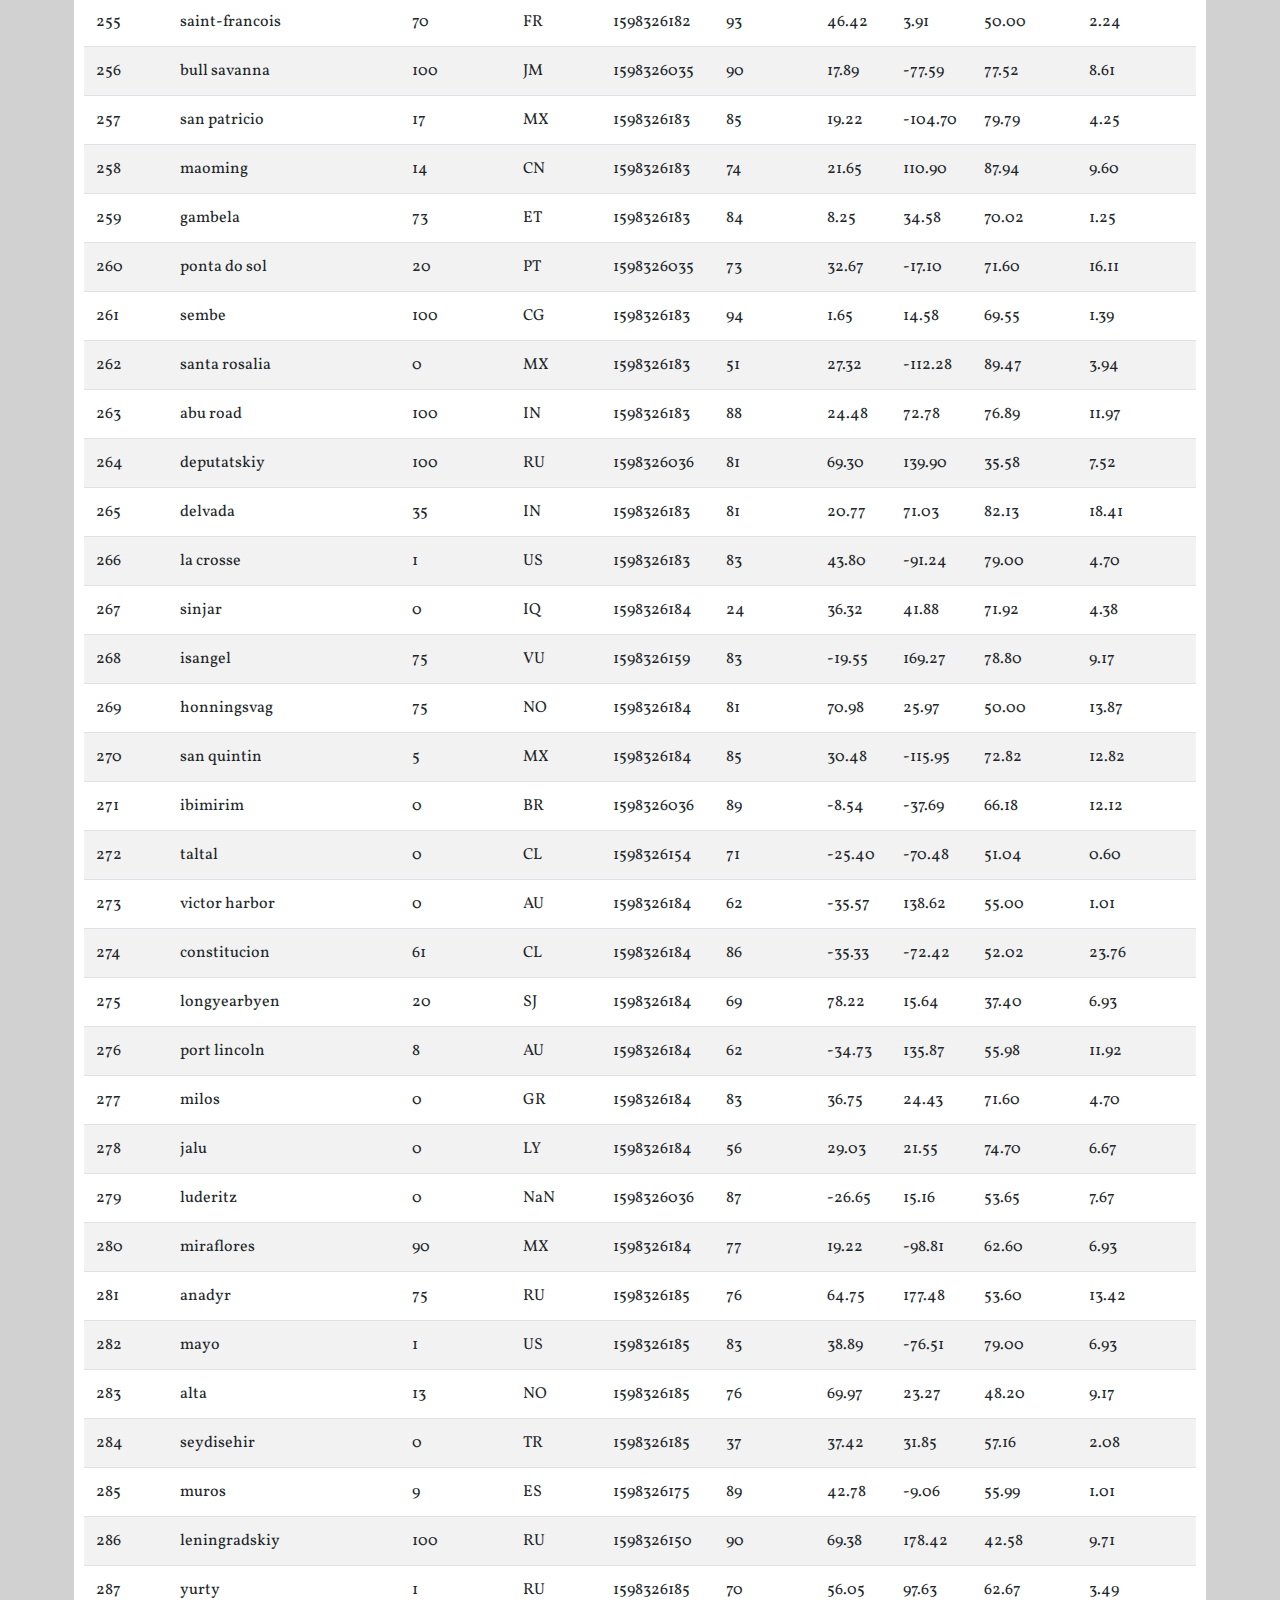
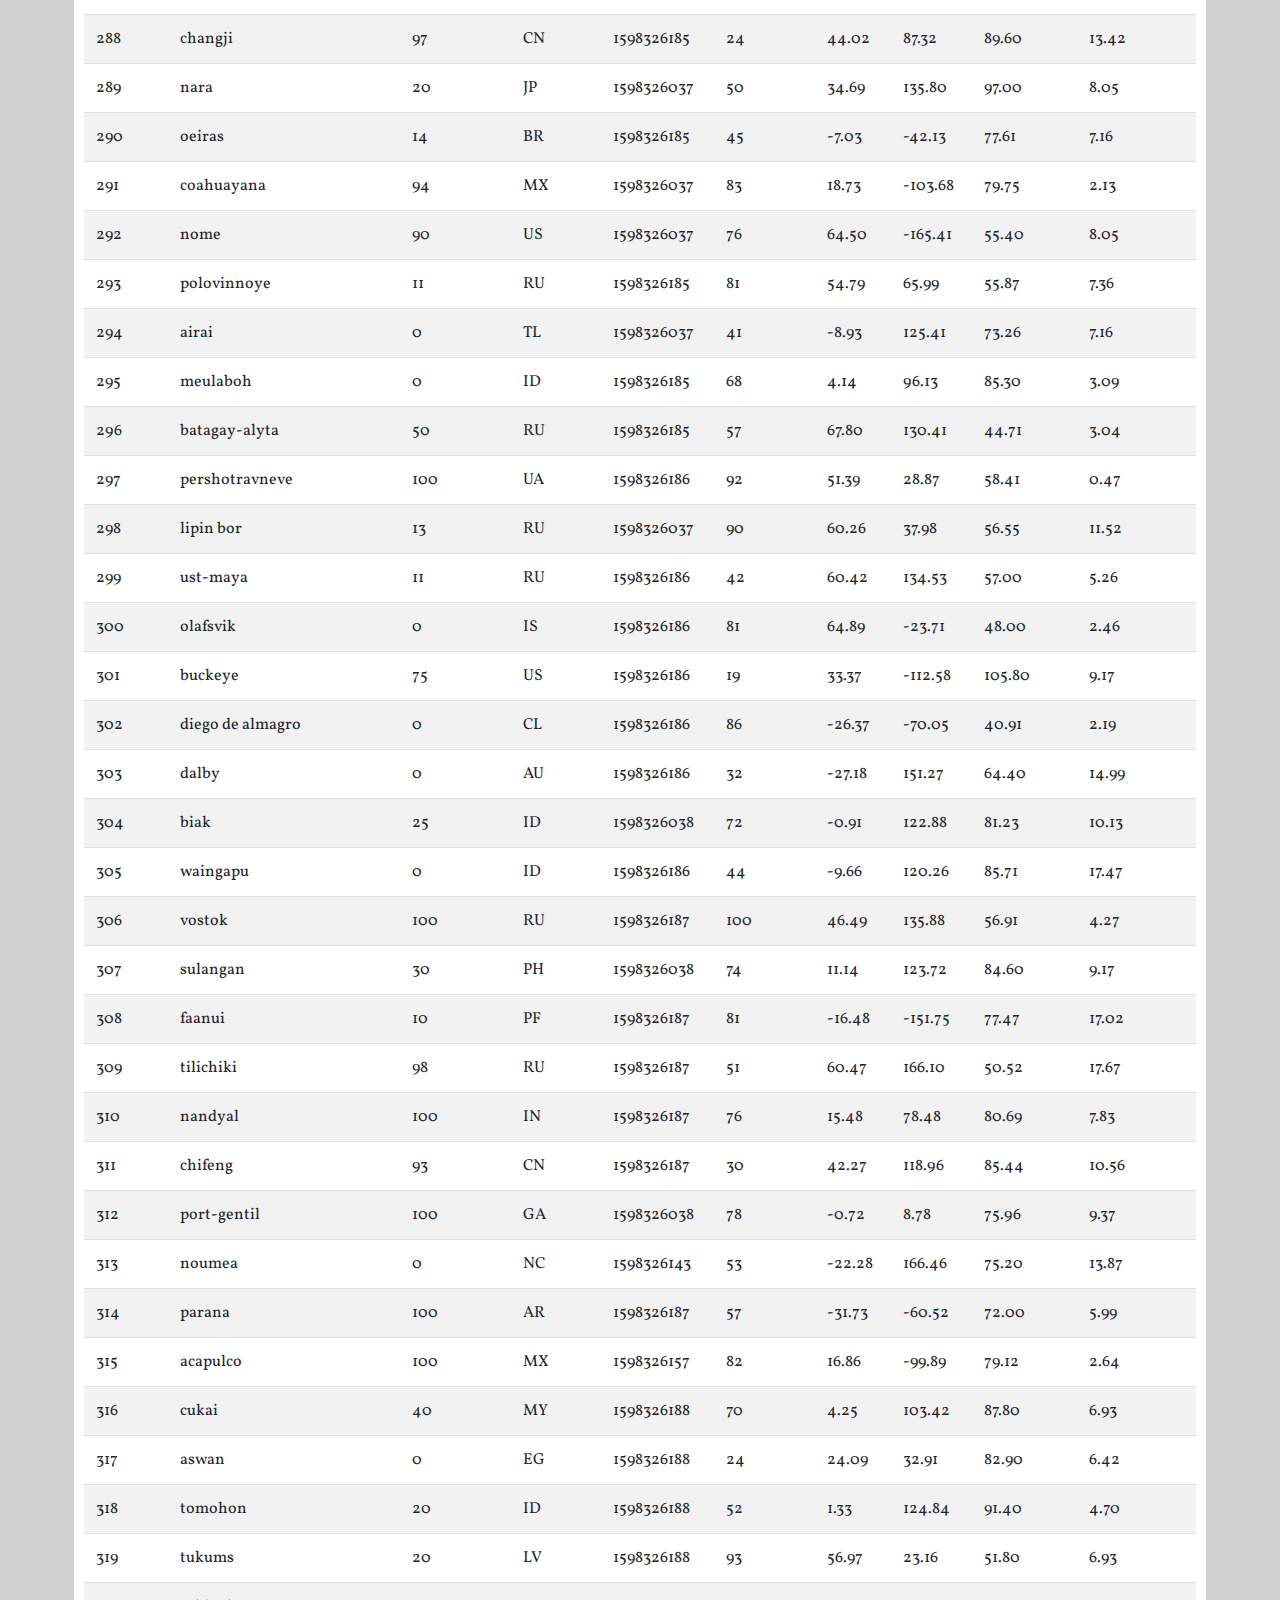
<file: data.html>
<!DOCTYPE html>

<html lang="us-en">
    <head>
        <meta charset="UTF-8">
        <meta name="viewport" content="width=device-width, initial-scale=1, shrink-to-fit=no">
        <link rel="stylesheet" href="https://stackpath.bootstrapcdn.com/bootstrap/4.3.1/css/bootstrap.min.css" integrity="sha384-ggOyR0iXCbMQv3Xipma34MD+dH/1fQ784/j6cY/iJTQUOhcWr7x9JvoRxT2MZw1T" crossorigin="anonymous">
        <link rel="stylesheet" href="https://fonts.googleapis.com/css?family=Vollkorn">

        <link rel="stylesheet" href="style.css">
    </head>
    <body>
        <nav class="navbar navbar-light bg-white p-0">
            <span class="bg-info nav_brand_size">
                <a class="navbar-text text-white" href="index.html">Lattitude</a>
            </span>
            <ul class="nav">
                <li class="nav-item dropdown">
                    <a class="nav-link dropdown-toggle right_nav" data-toggle="dropdown" href="#" role="button" aria-haspopup="true" aria-expanded="false">Plots</a>
                    <div class="dropdown-menu">
                        <a class="dropdown-item" href="max_temp.html">Max Temperature</a>
                        <a class="dropdown-item" href="humidity.html">Humidity</a>
                        <a class="dropdown-item" href="cloudiness.html">Cloudiness</a>
                        <a class="dropdown-item" href="wind_speed.html">Wind Speed</a>
                    </div>
                </li>
                <li class="nav-item">
                    <a class="nav-link right_nav" href="comparisons.html">Comparison</a>
                </li>
                <li class="nav-item">
                    <a class="nav-link right_nav" href="data.html">Data</a>
                </li>
            </ul>
        </nav>
        <div class="main_container">
            <div class="left_box">
                <p class="left_title">Data</p>
                <hr>
                <p>The following table includes all of the data used for plotting during this project.</p>
                <table class="table table-striped">
                    <thead>
                        <tr style="text-align: left;">
                            <th scope="col">City_ID</th>
                            <th scope="col">City</th>
                            <th scope="col">Cloudiness</th>
                            <th scope="col">Country</th>
                            <th scope="col">Date</th>
                            <th scope="col">Humidity</th>
                            <th scope="col">Lat</th>
                            <th scope="col">Lng</th>
                            <th scope="col">Max Temp</th>
                            <th scope="col">Wind Speed</th>
                        </tr>
                    </thead>
                    <tbody>
                        <tr><td>0</td><td>nizhnyaya omka</td><td>28</td><td>RU</td><td>1598326168</td><td>85</td><td>55.43</td><td>74.94</td><td>55.11</td><td>8.43</td></tr><tr><td>1</td><td>neyshabur</td><td>0</td><td>IR</td><td>1598326168</td><td>49</td><td>36.21</td><td>58.80</td><td>63.86</td><td>2.19</td></tr><tr><td>2</td><td>kangaatsiaq</td><td>100</td><td>GL</td><td>1598326168</td><td>90</td><td>68.31</td><td>-53.46</td><td>44.06</td><td>5.03</td></tr><tr><td>3</td><td>merauke</td><td>52</td><td>ID</td><td>1598326168</td><td>62</td><td>-8.47</td><td>140.33</td><td>81.86</td><td>18.01</td></tr><tr><td>4</td><td>cape town</td><td>100</td><td>ZA</td><td>1598326168</td><td>93</td><td>-33.93</td><td>18.42</td><td>48.20</td><td>5.82</td></tr><tr><td>5</td><td>jamestown</td><td>40</td><td>US</td><td>1598326168</td><td>78</td><td>42.10</td><td>-79.24</td><td>71.60</td><td>4.70</td></tr><tr><td>6</td><td>mar del plata</td><td>90</td><td>AR</td><td>1598326168</td><td>93</td><td>-38.00</td><td>-57.56</td><td>54.00</td><td>5.82</td></tr><tr><td>7</td><td>yellowknife</td><td>75</td><td>CA</td><td>1598325929</td><td>82</td><td>62.46</td><td>-114.35</td><td>55.99</td><td>10.29</td></tr><tr><td>8</td><td>rikitea</td><td>0</td><td>PF</td><td>1598326168</td><td>89</td><td>-23.12</td><td>-134.97</td><td>71.83</td><td>11.90</td></tr><tr><td>9</td><td>saint george</td><td>1</td><td>US</td><td>1598326167</td><td>16</td><td>37.10</td><td>-113.58</td><td>96.01</td><td>2.62</td></tr><tr><td>10</td><td>fort nelson</td><td>75</td><td>CA</td><td>1598326169</td><td>93</td><td>58.81</td><td>-122.70</td><td>55.40</td><td>1.61</td></tr><tr><td>11</td><td>busselton</td><td>59</td><td>AU</td><td>1598326021</td><td>47</td><td>-33.65</td><td>115.33</td><td>66.99</td><td>5.06</td></tr><tr><td>12</td><td>touros</td><td>0</td><td>BR</td><td>1598326169</td><td>94</td><td>-5.20</td><td>-35.46</td><td>71.60</td><td>3.36</td></tr><tr><td>13</td><td>komsomolskiy</td><td>6</td><td>UZ</td><td>1598326021</td><td>30</td><td>40.43</td><td>71.72</td><td>80.60</td><td>2.24</td></tr><tr><td>14</td><td>peterhead</td><td>75</td><td>GB</td><td>1598326021</td><td>93</td><td>57.51</td><td>-1.80</td><td>50.00</td><td>3.36</td></tr><tr><td>15</td><td>ekuvukeni</td><td>0</td><td>ZA</td><td>1598326169</td><td>58</td><td>-28.47</td><td>30.16</td><td>47.71</td><td>1.03</td></tr><tr><td>16</td><td>nabire</td><td>92</td><td>ID</td><td>1598325907</td><td>61</td><td>-3.37</td><td>135.48</td><td>86.34</td><td>5.39</td></tr><tr><td>17</td><td>albany</td><td>1</td><td>US</td><td>1598326159</td><td>82</td><td>42.60</td><td>-73.97</td><td>73.00</td><td>1.01</td></tr><tr><td>18</td><td>killin</td><td>1</td><td>US</td><td>1598326169</td><td>78</td><td>33.61</td><td>-91.74</td><td>78.80</td><td>6.06</td></tr><tr><td>19</td><td>praia</td><td>40</td><td>CV</td><td>1598326169</td><td>83</td><td>14.92</td><td>-23.51</td><td>78.80</td><td>3.36</td></tr><tr><td>20</td><td>micheweni</td><td>62</td><td>TZ</td><td>1598326169</td><td>82</td><td>-4.97</td><td>39.83</td><td>75.25</td><td>10.29</td></tr><tr><td>21</td><td>kahului</td><td>40</td><td>US</td><td>1598325876</td><td>52</td><td>20.89</td><td>-156.47</td><td>87.80</td><td>21.92</td></tr><tr><td>22</td><td>mataura</td><td>69</td><td>NZ</td><td>1598326169</td><td>68</td><td>-46.19</td><td>168.86</td><td>46.00</td><td>15.99</td></tr><tr><td>23</td><td>avarua</td><td>63</td><td>CK</td><td>1598326169</td><td>69</td><td>-21.21</td><td>-159.78</td><td>75.20</td><td>12.75</td></tr><tr><td>24</td><td>turukhansk</td><td>83</td><td>RU</td><td>1598326169</td><td>68</td><td>65.82</td><td>87.98</td><td>63.28</td><td>8.97</td></tr><tr><td>25</td><td>poum</td><td>91</td><td>NC</td><td>1598326022</td><td>77</td><td>-20.23</td><td>164.02</td><td>71.37</td><td>15.17</td></tr><tr><td>26</td><td>grajau</td><td>20</td><td>BR</td><td>1598326169</td><td>53</td><td>-5.82</td><td>-46.14</td><td>75.49</td><td>3.38</td></tr><tr><td>27</td><td>arraial do cabo</td><td>19</td><td>BR</td><td>1598326022</td><td>70</td><td>-22.97</td><td>-42.03</td><td>66.56</td><td>12.86</td></tr><tr><td>28</td><td>dikson</td><td>99</td><td>RU</td><td>1598326169</td><td>87</td><td>73.51</td><td>80.55</td><td>47.88</td><td>7.07</td></tr><tr><td>29</td><td>barrow</td><td>90</td><td>US</td><td>1598325901</td><td>81</td><td>71.29</td><td>-156.79</td><td>44.60</td><td>4.70</td></tr><tr><td>30</td><td>makubetsu</td><td>75</td><td>JP</td><td>1598326170</td><td>73</td><td>45.37</td><td>141.82</td><td>75.20</td><td>8.05</td></tr><tr><td>31</td><td>punta arenas</td><td>0</td><td>CL</td><td>1598326170</td><td>86</td><td>-53.15</td><td>-70.92</td><td>32.00</td><td>9.17</td></tr><tr><td>32</td><td>faya</td><td>29</td><td>SA</td><td>1598326156</td><td>60</td><td>18.39</td><td>42.45</td><td>69.80</td><td>5.39</td></tr><tr><td>33</td><td>ushuaia</td><td>40</td><td>AR</td><td>1598325910</td><td>90</td><td>-54.80</td><td>-68.30</td><td>32.00</td><td>4.29</td></tr><tr><td>34</td><td>victoria</td><td>1</td><td>HK</td><td>1598326006</td><td>59</td><td>22.29</td><td>114.16</td><td>93.00</td><td>11.01</td></tr><tr><td>35</td><td>benguela</td><td>99</td><td>AO</td><td>1598326170</td><td>82</td><td>-12.58</td><td>13.41</td><td>71.10</td><td>1.28</td></tr><tr><td>36</td><td>kaitangata</td><td>37</td><td>NZ</td><td>1598326023</td><td>59</td><td>-46.28</td><td>169.85</td><td>44.01</td><td>8.01</td></tr><tr><td>37</td><td>hamilton</td><td>20</td><td>US</td><td>1598326023</td><td>78</td><td>39.18</td><td>-84.53</td><td>79.00</td><td>5.82</td></tr><tr><td>38</td><td>port alfred</td><td>99</td><td>ZA</td><td>1598326170</td><td>88</td><td>-33.59</td><td>26.89</td><td>62.22</td><td>17.83</td></tr><tr><td>39</td><td>sao felix do xingu</td><td>80</td><td>BR</td><td>1598326170</td><td>80</td><td>-6.64</td><td>-51.99</td><td>73.65</td><td>1.90</td></tr><tr><td>40</td><td>vao</td><td>0</td><td>NC</td><td>1598326023</td><td>64</td><td>-22.67</td><td>167.48</td><td>69.19</td><td>13.09</td></tr><tr><td>41</td><td>auki</td><td>56</td><td>SB</td><td>1598326023</td><td>67</td><td>-8.77</td><td>160.70</td><td>85.28</td><td>2.55</td></tr><tr><td>42</td><td>tuktoyaktuk</td><td>20</td><td>CA</td><td>1598326157</td><td>87</td><td>69.45</td><td>-133.04</td><td>53.60</td><td>8.05</td></tr><tr><td>43</td><td>ostrovnoy</td><td>14</td><td>RU</td><td>1598326170</td><td>81</td><td>68.05</td><td>39.51</td><td>52.79</td><td>10.78</td></tr><tr><td>44</td><td>new norfolk</td><td>58</td><td>AU</td><td>1598326023</td><td>76</td><td>-42.78</td><td>147.06</td><td>55.00</td><td>1.99</td></tr><tr><td>45</td><td>erzin</td><td>0</td><td>TR</td><td>1598326170</td><td>72</td><td>36.96</td><td>36.20</td><td>73.99</td><td>1.34</td></tr><tr><td>46</td><td>cabo san lucas</td><td>0</td><td>MX</td><td>1598325959</td><td>70</td><td>22.89</td><td>-109.91</td><td>82.99</td><td>3.00</td></tr><tr><td>47</td><td>gunjur</td><td>40</td><td>GM</td><td>1598326170</td><td>94</td><td>13.20</td><td>-16.73</td><td>78.80</td><td>8.61</td></tr><tr><td>48</td><td>thanh hoa</td><td>87</td><td>VN</td><td>1598325876</td><td>61</td><td>19.80</td><td>105.77</td><td>89.46</td><td>3.96</td></tr><tr><td>49</td><td>ribeira grande</td><td>67</td><td>PT</td><td>1598326170</td><td>92</td><td>38.52</td><td>-28.70</td><td>73.69</td><td>13.53</td></tr><tr><td>50</td><td>kruisfontein</td><td>100</td><td>ZA</td><td>1598326171</td><td>88</td><td>-34.00</td><td>24.73</td><td>57.00</td><td>1.01</td></tr><tr><td>51</td><td>verkhnyaya inta</td><td>100</td><td>RU</td><td>1598326171</td><td>66</td><td>65.98</td><td>60.31</td><td>55.76</td><td>2.77</td></tr><tr><td>52</td><td>grindavik</td><td>20</td><td>IS</td><td>1598326153</td><td>100</td><td>63.84</td><td>-22.43</td><td>42.80</td><td>6.93</td></tr><tr><td>53</td><td>honiara</td><td>20</td><td>SB</td><td>1598326171</td><td>66</td><td>-9.43</td><td>159.95</td><td>87.80</td><td>9.17</td></tr><tr><td>54</td><td>margate</td><td>100</td><td>GB</td><td>1598326171</td><td>94</td><td>51.38</td><td>1.39</td><td>64.00</td><td>4.00</td></tr><tr><td>55</td><td>lorengau</td><td>72</td><td>PG</td><td>1598326171</td><td>80</td><td>-2.02</td><td>147.27</td><td>82.31</td><td>11.14</td></tr><tr><td>56</td><td>kodiak</td><td>1</td><td>US</td><td>1598326171</td><td>48</td><td>57.79</td><td>-152.41</td><td>64.40</td><td>13.87</td></tr><tr><td>57</td><td>agde</td><td>11</td><td>FR</td><td>1598326024</td><td>77</td><td>43.31</td><td>3.48</td><td>63.00</td><td>4.70</td></tr><tr><td>58</td><td>birnin kebbi</td><td>100</td><td>NG</td><td>1598326171</td><td>95</td><td>12.45</td><td>4.20</td><td>71.91</td><td>6.20</td></tr><tr><td>59</td><td>sisimiut</td><td>64</td><td>GL</td><td>1598326171</td><td>82</td><td>66.94</td><td>-53.67</td><td>43.72</td><td>4.25</td></tr><tr><td>60</td><td>muravlenko</td><td>29</td><td>RU</td><td>1598326171</td><td>84</td><td>63.79</td><td>74.52</td><td>54.57</td><td>8.66</td></tr><tr><td>61</td><td>hithadhoo</td><td>92</td><td>MV</td><td>1598326024</td><td>66</td><td>-0.60</td><td>73.08</td><td>83.28</td><td>2.19</td></tr><tr><td>62</td><td>waipawa</td><td>28</td><td>NZ</td><td>1598326171</td><td>67</td><td>-41.41</td><td>175.52</td><td>57.99</td><td>14.99</td></tr><tr><td>63</td><td>esperance</td><td>39</td><td>AU</td><td>1598326171</td><td>77</td><td>-33.87</td><td>121.90</td><td>60.80</td><td>6.93</td></tr><tr><td>64</td><td>nikolskoye</td><td>26</td><td>RU</td><td>1598326025</td><td>87</td><td>59.70</td><td>30.79</td><td>55.40</td><td>6.71</td></tr><tr><td>65</td><td>hilo</td><td>75</td><td>US</td><td>1598326171</td><td>65</td><td>19.73</td><td>-155.09</td><td>82.40</td><td>5.82</td></tr><tr><td>66</td><td>pangkalanbuun</td><td>6</td><td>ID</td><td>1598326171</td><td>68</td><td>-2.68</td><td>111.62</td><td>85.42</td><td>5.68</td></tr><tr><td>67</td><td>kyaikkami</td><td>100</td><td>MM</td><td>1598326171</td><td>83</td><td>16.08</td><td>97.57</td><td>81.32</td><td>6.58</td></tr><tr><td>68</td><td>puerto ayora</td><td>80</td><td>EC</td><td>1598326152</td><td>89</td><td>-0.74</td><td>-90.35</td><td>64.99</td><td>9.51</td></tr><tr><td>69</td><td>atuona</td><td>14</td><td>PF</td><td>1598326025</td><td>77</td><td>-9.80</td><td>-139.03</td><td>78.39</td><td>14.63</td></tr><tr><td>70</td><td>lebu</td><td>99</td><td>CL</td><td>1598326171</td><td>90</td><td>-37.62</td><td>-73.65</td><td>52.20</td><td>21.59</td></tr><tr><td>71</td><td>hobart</td><td>40</td><td>AU</td><td>1598326096</td><td>54</td><td>-42.88</td><td>147.33</td><td>55.00</td><td>13.87</td></tr><tr><td>72</td><td>lagoa</td><td>57</td><td>PT</td><td>1598326025</td><td>92</td><td>39.05</td><td>-27.98</td><td>73.51</td><td>19.39</td></tr><tr><td>73</td><td>kangalassy</td><td>0</td><td>RU</td><td>1598326171</td><td>33</td><td>62.35</td><td>129.96</td><td>59.00</td><td>8.95</td></tr><tr><td>74</td><td>yinchuan</td><td>84</td><td>CN</td><td>1598326171</td><td>24</td><td>38.47</td><td>106.27</td><td>82.92</td><td>10.20</td></tr><tr><td>75</td><td>mahebourg</td><td>75</td><td>MU</td><td>1598326158</td><td>73</td><td>-20.41</td><td>57.70</td><td>69.80</td><td>11.41</td></tr><tr><td>76</td><td>san policarpo</td><td>51</td><td>PH</td><td>1598326171</td><td>68</td><td>12.18</td><td>125.51</td><td>86.40</td><td>7.09</td></tr><tr><td>77</td><td>los llanos de aridane</td><td>14</td><td>ES</td><td>1598326171</td><td>83</td><td>28.66</td><td>-17.92</td><td>77.00</td><td>16.11</td></tr><tr><td>78</td><td>burns lake</td><td>19</td><td>CA</td><td>1598326025</td><td>81</td><td>54.23</td><td>-125.75</td><td>53.73</td><td>3.83</td></tr><tr><td>79</td><td>fortuna</td><td>20</td><td>US</td><td>1598326026</td><td>100</td><td>40.60</td><td>-124.16</td><td>57.99</td><td>8.05</td></tr><tr><td>80</td><td>biltine</td><td>99</td><td>TD</td><td>1598325963</td><td>78</td><td>14.53</td><td>20.92</td><td>77.58</td><td>6.11</td></tr><tr><td>81</td><td>teahupoo</td><td>20</td><td>PF</td><td>1598326172</td><td>65</td><td>-17.83</td><td>-149.27</td><td>82.40</td><td>9.17</td></tr><tr><td>82</td><td>bambous virieux</td><td>75</td><td>MU</td><td>1598326172</td><td>73</td><td>-20.34</td><td>57.76</td><td>69.80</td><td>11.41</td></tr><tr><td>83</td><td>vaini</td><td>20</td><td>TO</td><td>1598326172</td><td>78</td><td>-21.20</td><td>-175.20</td><td>78.80</td><td>8.05</td></tr><tr><td>84</td><td>san cristobal</td><td>99</td><td>VE</td><td>1598326172</td><td>91</td><td>7.77</td><td>-72.22</td><td>65.70</td><td>2.28</td></tr><tr><td>85</td><td>shimoda</td><td>20</td><td>JP</td><td>1598326172</td><td>70</td><td>34.67</td><td>138.95</td><td>84.20</td><td>12.75</td></tr><tr><td>86</td><td>laguna</td><td>1</td><td>US</td><td>1598326026</td><td>42</td><td>38.42</td><td>-121.42</td><td>84.99</td><td>8.05</td></tr><tr><td>87</td><td>cananeia</td><td>0</td><td>BR</td><td>1598326172</td><td>80</td><td>-25.01</td><td>-47.93</td><td>60.80</td><td>2.46</td></tr><tr><td>88</td><td>butaritari</td><td>100</td><td>KI</td><td>1598326172</td><td>71</td><td>3.07</td><td>172.79</td><td>82.09</td><td>8.70</td></tr><tr><td>89</td><td>bluff</td><td>49</td><td>NZ</td><td>1598326154</td><td>68</td><td>-46.60</td><td>168.33</td><td>46.00</td><td>15.99</td></tr><tr><td>90</td><td>hermanus</td><td>100</td><td>ZA</td><td>1598326172</td><td>91</td><td>-34.42</td><td>19.23</td><td>50.00</td><td>6.78</td></tr><tr><td>91</td><td>ahipara</td><td>14</td><td>NZ</td><td>1598326153</td><td>74</td><td>-35.17</td><td>173.17</td><td>58.77</td><td>18.30</td></tr><tr><td>92</td><td>tuatapere</td><td>95</td><td>NZ</td><td>1598326172</td><td>68</td><td>-46.13</td><td>167.68</td><td>46.00</td><td>15.99</td></tr><tr><td>93</td><td>provideniya</td><td>75</td><td>RU</td><td>1598326026</td><td>76</td><td>64.38</td><td>-173.30</td><td>55.40</td><td>8.95</td></tr><tr><td>94</td><td>gondanglegi</td><td>0</td><td>ID</td><td>1598326027</td><td>50</td><td>-7.75</td><td>112.01</td><td>87.73</td><td>6.71</td></tr><tr><td>95</td><td>havre-saint-pierre</td><td>90</td><td>CA</td><td>1598326027</td><td>93</td><td>50.23</td><td>-63.60</td><td>51.80</td><td>3.36</td></tr><tr><td>96</td><td>maragogi</td><td>0</td><td>BR</td><td>1598326153</td><td>75</td><td>-9.01</td><td>-35.22</td><td>70.30</td><td>3.51</td></tr><tr><td>97</td><td>norman wells</td><td>40</td><td>CA</td><td>1598326172</td><td>63</td><td>65.28</td><td>-126.83</td><td>64.40</td><td>4.70</td></tr><tr><td>98</td><td>klaksvik</td><td>68</td><td>FO</td><td>1598326172</td><td>100</td><td>62.23</td><td>-6.59</td><td>39.20</td><td>1.12</td></tr><tr><td>99</td><td>nanortalik</td><td>82</td><td>GL</td><td>1598326027</td><td>86</td><td>60.14</td><td>-45.24</td><td>42.78</td><td>7.85</td></tr><tr><td>100</td><td>bethel</td><td>1</td><td>US</td><td>1598326151</td><td>83</td><td>41.37</td><td>-73.41</td><td>73.99</td><td>3.36</td></tr><tr><td>101</td><td>lavrentiya</td><td>92</td><td>RU</td><td>1598326027</td><td>88</td><td>65.58</td><td>-171.00</td><td>48.81</td><td>4.00</td></tr><tr><td>102</td><td>cidreira</td><td>58</td><td>BR</td><td>1598326153</td><td>77</td><td>-30.18</td><td>-50.21</td><td>62.13</td><td>23.15</td></tr><tr><td>103</td><td>dhule</td><td>85</td><td>IN</td><td>1598326172</td><td>72</td><td>20.90</td><td>74.78</td><td>81.18</td><td>15.66</td></tr><tr><td>104</td><td>mikuni</td><td>40</td><td>JP</td><td>1598326173</td><td>62</td><td>36.22</td><td>136.15</td><td>89.60</td><td>8.05</td></tr><tr><td>105</td><td>piet retief</td><td>0</td><td>ZA</td><td>1598326172</td><td>51</td><td>-27.01</td><td>30.81</td><td>48.15</td><td>4.05</td></tr><tr><td>106</td><td>ulaanbaatar</td><td>75</td><td>MN</td><td>1598326173</td><td>62</td><td>47.91</td><td>106.88</td><td>59.00</td><td>3.96</td></tr><tr><td>107</td><td>upernavik</td><td>100</td><td>GL</td><td>1598326173</td><td>89</td><td>72.79</td><td>-56.15</td><td>42.80</td><td>2.28</td></tr><tr><td>108</td><td>havoysund</td><td>75</td><td>NO</td><td>1598326173</td><td>100</td><td>71.00</td><td>24.66</td><td>46.40</td><td>21.92</td></tr><tr><td>109</td><td>cristalina</td><td>0</td><td>BR</td><td>1598326173</td><td>71</td><td>-16.77</td><td>-47.61</td><td>57.54</td><td>8.08</td></tr><tr><td>110</td><td>guerrero negro</td><td>0</td><td>MX</td><td>1598326173</td><td>80</td><td>27.98</td><td>-114.06</td><td>73.74</td><td>18.66</td></tr><tr><td>111</td><td>rawson</td><td>3</td><td>AR</td><td>1598326166</td><td>78</td><td>-43.30</td><td>-65.10</td><td>45.34</td><td>22.41</td></tr><tr><td>112</td><td>ulety</td><td>68</td><td>RU</td><td>1598326027</td><td>67</td><td>51.36</td><td>112.48</td><td>61.88</td><td>4.32</td></tr><tr><td>113</td><td>cadillac</td><td>40</td><td>US</td><td>1598326169</td><td>88</td><td>44.25</td><td>-85.40</td><td>71.60</td><td>4.70</td></tr><tr><td>114</td><td>noyabrsk</td><td>93</td><td>RU</td><td>1598326173</td><td>91</td><td>63.20</td><td>75.45</td><td>54.12</td><td>9.82</td></tr><tr><td>115</td><td>ilulissat</td><td>85</td><td>GL</td><td>1598326173</td><td>93</td><td>69.22</td><td>-51.10</td><td>39.20</td><td>0.96</td></tr><tr><td>116</td><td>asyut</td><td>0</td><td>EG</td><td>1598326173</td><td>49</td><td>27.18</td><td>31.18</td><td>73.40</td><td>6.93</td></tr><tr><td>117</td><td>tasiilaq</td><td>10</td><td>GL</td><td>1598326173</td><td>85</td><td>65.61</td><td>-37.64</td><td>37.40</td><td>3.33</td></tr><tr><td>118</td><td>arman</td><td>0</td><td>RU</td><td>1598326028</td><td>49</td><td>59.70</td><td>150.17</td><td>54.70</td><td>6.04</td></tr><tr><td>119</td><td>oudtshoorn</td><td>100</td><td>ZA</td><td>1598326173</td><td>100</td><td>-33.59</td><td>22.20</td><td>48.20</td><td>3.36</td></tr><tr><td>120</td><td>darovskoy</td><td>99</td><td>RU</td><td>1598326173</td><td>88</td><td>58.77</td><td>47.96</td><td>60.42</td><td>7.83</td></tr><tr><td>121</td><td>pangnirtung</td><td>100</td><td>CA</td><td>1598326173</td><td>84</td><td>66.15</td><td>-65.71</td><td>45.03</td><td>3.18</td></tr><tr><td>122</td><td>high level</td><td>90</td><td>CA</td><td>1598325980</td><td>100</td><td>58.52</td><td>-117.14</td><td>55.40</td><td>9.17</td></tr><tr><td>123</td><td>toguchin</td><td>60</td><td>RU</td><td>1598326174</td><td>75</td><td>55.24</td><td>84.39</td><td>59.83</td><td>4.23</td></tr><tr><td>124</td><td>rudnik</td><td>100</td><td>PL</td><td>1598326174</td><td>93</td><td>49.85</td><td>19.85</td><td>59.00</td><td>2.24</td></tr><tr><td>125</td><td>maracacume</td><td>1</td><td>BR</td><td>1598326174</td><td>97</td><td>-2.04</td><td>-45.96</td><td>71.37</td><td>2.64</td></tr><tr><td>126</td><td>castro</td><td>39</td><td>BR</td><td>1598326174</td><td>94</td><td>-24.79</td><td>-50.01</td><td>48.92</td><td>9.64</td></tr><tr><td>127</td><td>khatanga</td><td>33</td><td>RU</td><td>1598326160</td><td>58</td><td>71.97</td><td>102.50</td><td>65.07</td><td>6.46</td></tr><tr><td>128</td><td>talnakh</td><td>40</td><td>RU</td><td>1598326028</td><td>77</td><td>69.49</td><td>88.40</td><td>62.60</td><td>11.18</td></tr><tr><td>129</td><td>ancud</td><td>75</td><td>CL</td><td>1598326165</td><td>93</td><td>-41.87</td><td>-73.82</td><td>42.01</td><td>6.93</td></tr><tr><td>130</td><td>chokurdakh</td><td>80</td><td>RU</td><td>1598326174</td><td>62</td><td>70.63</td><td>147.92</td><td>43.12</td><td>5.91</td></tr><tr><td>131</td><td>sabalgarh</td><td>8</td><td>IN</td><td>1598326174</td><td>79</td><td>26.25</td><td>77.40</td><td>81.61</td><td>10.96</td></tr><tr><td>132</td><td>san jose</td><td>75</td><td>US</td><td>1598325935</td><td>68</td><td>37.34</td><td>-121.89</td><td>75.99</td><td>13.87</td></tr><tr><td>133</td><td>walvis bay</td><td>5</td><td>NaN</td><td>1598326174</td><td>93</td><td>-22.96</td><td>14.51</td><td>55.00</td><td>4.70</td></tr><tr><td>134</td><td>kapaa</td><td>20</td><td>US</td><td>1598326174</td><td>74</td><td>22.08</td><td>-159.32</td><td>82.40</td><td>11.41</td></tr><tr><td>135</td><td>kirakira</td><td>15</td><td>SB</td><td>1598326029</td><td>68</td><td>-10.45</td><td>161.92</td><td>85.28</td><td>6.85</td></tr><tr><td>136</td><td>havelock</td><td>1</td><td>US</td><td>1598326174</td><td>83</td><td>34.88</td><td>-76.90</td><td>81.00</td><td>9.17</td></tr><tr><td>137</td><td>tomatlan</td><td>20</td><td>MX</td><td>1598326174</td><td>90</td><td>19.93</td><td>-105.25</td><td>77.23</td><td>2.80</td></tr><tr><td>138</td><td>pringsewu</td><td>91</td><td>ID</td><td>1598326174</td><td>67</td><td>-5.36</td><td>104.97</td><td>83.77</td><td>4.79</td></tr><tr><td>139</td><td>yenagoa</td><td>71</td><td>NG</td><td>1598326174</td><td>90</td><td>4.92</td><td>6.26</td><td>72.21</td><td>2.68</td></tr><tr><td>140</td><td>damghan</td><td>52</td><td>IR</td><td>1598326029</td><td>55</td><td>36.17</td><td>54.35</td><td>64.31</td><td>4.47</td></tr><tr><td>141</td><td>riviere-au-renard</td><td>75</td><td>CA</td><td>1598326174</td><td>87</td><td>49.00</td><td>-64.40</td><td>51.80</td><td>7.11</td></tr><tr><td>142</td><td>la ronge</td><td>40</td><td>CA</td><td>1598326174</td><td>87</td><td>55.10</td><td>-105.28</td><td>55.40</td><td>6.93</td></tr><tr><td>143</td><td>sakakah</td><td>0</td><td>SA</td><td>1598326174</td><td>19</td><td>29.97</td><td>40.21</td><td>80.60</td><td>5.82</td></tr><tr><td>144</td><td>krasnoborsk</td><td>47</td><td>RU</td><td>1598325921</td><td>95</td><td>61.56</td><td>45.93</td><td>56.08</td><td>5.44</td></tr><tr><td>145</td><td>bredasdorp</td><td>100</td><td>ZA</td><td>1598326175</td><td>93</td><td>-34.53</td><td>20.04</td><td>50.00</td><td>5.82</td></tr><tr><td>146</td><td>sur</td><td>93</td><td>OM</td><td>1598326175</td><td>77</td><td>22.57</td><td>59.53</td><td>79.65</td><td>12.35</td></tr><tr><td>147</td><td>marystown</td><td>19</td><td>CA</td><td>1598326175</td><td>100</td><td>47.17</td><td>-55.15</td><td>57.00</td><td>6.44</td></tr><tr><td>148</td><td>uzhur</td><td>30</td><td>RU</td><td>1598326175</td><td>75</td><td>55.30</td><td>89.83</td><td>58.82</td><td>4.38</td></tr><tr><td>149</td><td>loharu</td><td>0</td><td>IN</td><td>1598326175</td><td>70</td><td>28.45</td><td>75.82</td><td>84.24</td><td>9.22</td></tr><tr><td>150</td><td>thompson</td><td>90</td><td>CA</td><td>1598326175</td><td>81</td><td>55.74</td><td>-97.86</td><td>50.00</td><td>6.93</td></tr><tr><td>151</td><td>trenggalek</td><td>44</td><td>ID</td><td>1598326030</td><td>62</td><td>-8.05</td><td>111.72</td><td>83.66</td><td>6.71</td></tr><tr><td>152</td><td>saint-philippe</td><td>42</td><td>RE</td><td>1598326168</td><td>55</td><td>-21.36</td><td>55.77</td><td>69.80</td><td>6.93</td></tr><tr><td>153</td><td>danville</td><td>1</td><td>US</td><td>1598326144</td><td>88</td><td>36.59</td><td>-79.39</td><td>75.00</td><td>8.05</td></tr><tr><td>154</td><td>nago</td><td>40</td><td>JP</td><td>1598326030</td><td>84</td><td>26.59</td><td>127.98</td><td>86.00</td><td>17.22</td></tr><tr><td>155</td><td>alice springs</td><td>0</td><td>AU</td><td>1598325908</td><td>11</td><td>-23.70</td><td>133.88</td><td>84.20</td><td>10.29</td></tr><tr><td>156</td><td>qaanaaq</td><td>100</td><td>GL</td><td>1598326175</td><td>91</td><td>77.48</td><td>-69.36</td><td>34.09</td><td>8.10</td></tr><tr><td>157</td><td>jerome</td><td>1</td><td>US</td><td>1598326176</td><td>32</td><td>42.72</td><td>-114.52</td><td>80.60</td><td>6.93</td></tr><tr><td>158</td><td>necochea</td><td>100</td><td>AR</td><td>1598325902</td><td>87</td><td>-38.55</td><td>-58.74</td><td>55.99</td><td>1.99</td></tr><tr><td>159</td><td>jiangyou</td><td>0</td><td>CN</td><td>1598326176</td><td>62</td><td>31.77</td><td>104.72</td><td>81.59</td><td>4.68</td></tr><tr><td>160</td><td>ucluelet</td><td>0</td><td>CA</td><td>1598326104</td><td>84</td><td>48.93</td><td>-125.55</td><td>61.00</td><td>5.39</td></tr><tr><td>161</td><td>carnarvon</td><td>0</td><td>AU</td><td>1598326030</td><td>60</td><td>-24.87</td><td>113.63</td><td>69.80</td><td>18.34</td></tr><tr><td>162</td><td>beyneu</td><td>84</td><td>KZ</td><td>1598326176</td><td>39</td><td>45.32</td><td>55.20</td><td>70.72</td><td>5.26</td></tr><tr><td>163</td><td>dauriya</td><td>28</td><td>RU</td><td>1598326176</td><td>59</td><td>49.93</td><td>116.87</td><td>65.08</td><td>13.02</td></tr><tr><td>164</td><td>alofi</td><td>75</td><td>NU</td><td>1598326149</td><td>65</td><td>-19.06</td><td>-169.92</td><td>80.60</td><td>10.29</td></tr><tr><td>165</td><td>salalah</td><td>90</td><td>OM</td><td>1598326176</td><td>100</td><td>17.02</td><td>54.09</td><td>75.20</td><td>8.05</td></tr><tr><td>166</td><td>clyde river</td><td>89</td><td>CA</td><td>1598326152</td><td>89</td><td>70.47</td><td>-68.59</td><td>39.79</td><td>7.49</td></tr><tr><td>167</td><td>hirara</td><td>75</td><td>JP</td><td>1598326176</td><td>79</td><td>24.80</td><td>125.28</td><td>87.80</td><td>20.80</td></tr><tr><td>168</td><td>vanavara</td><td>99</td><td>RU</td><td>1598326176</td><td>52</td><td>60.34</td><td>102.28</td><td>60.98</td><td>7.45</td></tr><tr><td>169</td><td>saskylakh</td><td>94</td><td>RU</td><td>1598326176</td><td>50</td><td>71.92</td><td>114.08</td><td>57.33</td><td>15.17</td></tr><tr><td>170</td><td>rockland</td><td>4</td><td>US</td><td>1598326177</td><td>77</td><td>41.17</td><td>-74.05</td><td>77.00</td><td>5.53</td></tr><tr><td>171</td><td>spornoye</td><td>47</td><td>RU</td><td>1598326031</td><td>72</td><td>50.84</td><td>37.29</td><td>59.00</td><td>4.47</td></tr><tr><td>172</td><td>tecate</td><td>27</td><td>MX</td><td>1598326031</td><td>61</td><td>32.57</td><td>-116.63</td><td>82.00</td><td>6.93</td></tr><tr><td>173</td><td>severo-kurilsk</td><td>21</td><td>RU</td><td>1598326177</td><td>72</td><td>50.68</td><td>156.12</td><td>56.14</td><td>1.36</td></tr><tr><td>174</td><td>aykhal</td><td>68</td><td>RU</td><td>1598326177</td><td>33</td><td>66.00</td><td>111.50</td><td>59.00</td><td>4.47</td></tr><tr><td>175</td><td>padang</td><td>59</td><td>ID</td><td>1598326177</td><td>60</td><td>-0.95</td><td>100.35</td><td>85.73</td><td>1.74</td></tr><tr><td>176</td><td>ha giang</td><td>64</td><td>VN</td><td>1598326031</td><td>58</td><td>22.83</td><td>104.98</td><td>91.80</td><td>1.59</td></tr><tr><td>177</td><td>tongliao</td><td>69</td><td>CN</td><td>1598326031</td><td>39</td><td>43.61</td><td>122.27</td><td>88.36</td><td>9.31</td></tr><tr><td>178</td><td>vestmannaeyjar</td><td>75</td><td>IS</td><td>1598326177</td><td>77</td><td>63.44</td><td>-20.27</td><td>51.01</td><td>5.28</td></tr><tr><td>179</td><td>bayan</td><td>92</td><td>CN</td><td>1598326177</td><td>57</td><td>46.08</td><td>127.40</td><td>80.01</td><td>7.85</td></tr><tr><td>180</td><td>mattru</td><td>94</td><td>SL</td><td>1598326177</td><td>95</td><td>7.62</td><td>-11.83</td><td>72.05</td><td>3.58</td></tr><tr><td>181</td><td>chuy</td><td>33</td><td>UY</td><td>1598326178</td><td>88</td><td>-33.70</td><td>-53.46</td><td>57.00</td><td>12.06</td></tr><tr><td>182</td><td>gimli</td><td>45</td><td>CA</td><td>1598326178</td><td>99</td><td>50.63</td><td>-96.99</td><td>70.00</td><td>12.21</td></tr><tr><td>183</td><td>kautokeino</td><td>100</td><td>NO</td><td>1598326178</td><td>88</td><td>69.01</td><td>23.04</td><td>46.71</td><td>3.76</td></tr><tr><td>184</td><td>mogadishu</td><td>58</td><td>SO</td><td>1598326160</td><td>87</td><td>2.04</td><td>45.34</td><td>76.24</td><td>12.30</td></tr><tr><td>185</td><td>revelstoke</td><td>1</td><td>CA</td><td>1598326178</td><td>77</td><td>50.98</td><td>-118.20</td><td>60.80</td><td>9.17</td></tr><tr><td>186</td><td>kamyshin</td><td>0</td><td>RU</td><td>1598326032</td><td>46</td><td>50.10</td><td>45.42</td><td>63.41</td><td>7.74</td></tr><tr><td>187</td><td>coron</td><td>79</td><td>PH</td><td>1598326178</td><td>67</td><td>12.00</td><td>120.20</td><td>86.56</td><td>6.02</td></tr><tr><td>188</td><td>isabela</td><td>20</td><td>PH</td><td>1598326178</td><td>70</td><td>6.71</td><td>121.97</td><td>87.80</td><td>4.70</td></tr><tr><td>189</td><td>husavik</td><td>0</td><td>IS</td><td>1598325925</td><td>78</td><td>66.04</td><td>-17.34</td><td>33.80</td><td>0.81</td></tr><tr><td>190</td><td>tiarei</td><td>20</td><td>PF</td><td>1598326178</td><td>65</td><td>-17.53</td><td>-149.33</td><td>82.40</td><td>9.17</td></tr><tr><td>191</td><td>santa ines</td><td>0</td><td>BR</td><td>1598326032</td><td>93</td><td>-3.67</td><td>-45.38</td><td>71.64</td><td>3.98</td></tr><tr><td>192</td><td>hofn</td><td>90</td><td>IS</td><td>1598326178</td><td>93</td><td>64.25</td><td>-15.21</td><td>44.60</td><td>3.36</td></tr><tr><td>193</td><td>katobu</td><td>56</td><td>ID</td><td>1598326178</td><td>52</td><td>-4.94</td><td>122.53</td><td>86.05</td><td>8.68</td></tr><tr><td>194</td><td>lata</td><td>75</td><td>PT</td><td>1598326178</td><td>100</td><td>40.16</td><td>-8.33</td><td>64.99</td><td>3.36</td></tr><tr><td>195</td><td>uvira</td><td>96</td><td>CD</td><td>1598326178</td><td>49</td><td>-3.41</td><td>29.15</td><td>72.77</td><td>2.15</td></tr><tr><td>196</td><td>kasongo</td><td>70</td><td>CD</td><td>1598326032</td><td>84</td><td>-4.45</td><td>26.67</td><td>70.03</td><td>2.37</td></tr><tr><td>197</td><td>gat</td><td>0</td><td>IL</td><td>1598326179</td><td>38</td><td>31.61</td><td>34.76</td><td>75.99</td><td>2.04</td></tr><tr><td>198</td><td>wanning</td><td>39</td><td>CN</td><td>1598326179</td><td>65</td><td>18.80</td><td>110.40</td><td>89.10</td><td>12.84</td></tr><tr><td>199</td><td>abu samrah</td><td>0</td><td>SY</td><td>1598326032</td><td>52</td><td>35.30</td><td>37.18</td><td>69.24</td><td>5.14</td></tr><tr><td>200</td><td>carlos chagas</td><td>10</td><td>BR</td><td>1598326179</td><td>74</td><td>-17.70</td><td>-40.77</td><td>60.84</td><td>3.31</td></tr><tr><td>201</td><td>port elizabeth</td><td>90</td><td>ZA</td><td>1598326032</td><td>93</td><td>-33.92</td><td>25.57</td><td>60.80</td><td>13.87</td></tr><tr><td>202</td><td>shrigonda</td><td>71</td><td>IN</td><td>1598326179</td><td>79</td><td>18.62</td><td>74.68</td><td>76.01</td><td>9.08</td></tr><tr><td>203</td><td>ambilobe</td><td>1</td><td>MG</td><td>1598326033</td><td>81</td><td>-13.20</td><td>49.05</td><td>66.47</td><td>3.67</td></tr><tr><td>204</td><td>east london</td><td>100</td><td>ZA</td><td>1598326179</td><td>78</td><td>-33.02</td><td>27.91</td><td>62.37</td><td>12.55</td></tr><tr><td>205</td><td>singaraja</td><td>0</td><td>ID</td><td>1598326033</td><td>52</td><td>-8.11</td><td>115.09</td><td>85.64</td><td>2.82</td></tr><tr><td>206</td><td>prabumulih</td><td>99</td><td>ID</td><td>1598326033</td><td>58</td><td>-3.45</td><td>104.25</td><td>85.30</td><td>7.29</td></tr><tr><td>207</td><td>castrovillari</td><td>19</td><td>IT</td><td>1598326033</td><td>67</td><td>39.82</td><td>16.21</td><td>71.01</td><td>6.20</td></tr><tr><td>208</td><td>novoagansk</td><td>100</td><td>RU</td><td>1598326033</td><td>78</td><td>61.94</td><td>76.66</td><td>57.06</td><td>1.21</td></tr><tr><td>209</td><td>labuhan</td><td>0</td><td>ID</td><td>1598326033</td><td>53</td><td>-6.88</td><td>112.21</td><td>86.63</td><td>10.80</td></tr><tr><td>210</td><td>kloulklubed</td><td>90</td><td>PW</td><td>1598326022</td><td>70</td><td>7.04</td><td>134.26</td><td>86.00</td><td>11.41</td></tr><tr><td>211</td><td>nuuk</td><td>65</td><td>GL</td><td>1598326169</td><td>87</td><td>64.18</td><td>-51.72</td><td>42.80</td><td>6.93</td></tr><tr><td>212</td><td>whitehorse</td><td>75</td><td>CA</td><td>1598326051</td><td>87</td><td>60.72</td><td>-135.05</td><td>55.40</td><td>4.70</td></tr><tr><td>213</td><td>kuloy</td><td>12</td><td>RU</td><td>1598326180</td><td>96</td><td>61.03</td><td>42.49</td><td>53.89</td><td>5.86</td></tr><tr><td>214</td><td>yabrud</td><td>0</td><td>SY</td><td>1598326180</td><td>67</td><td>33.97</td><td>36.66</td><td>62.60</td><td>0.49</td></tr><tr><td>215</td><td>huarmey</td><td>14</td><td>PE</td><td>1598326180</td><td>84</td><td>-10.07</td><td>-78.15</td><td>60.39</td><td>7.81</td></tr><tr><td>216</td><td>avera</td><td>90</td><td>US</td><td>1598326180</td><td>96</td><td>33.19</td><td>-82.53</td><td>75.20</td><td>4.70</td></tr><tr><td>217</td><td>veraval</td><td>40</td><td>IN</td><td>1598326033</td><td>81</td><td>20.90</td><td>70.37</td><td>82.63</td><td>20.87</td></tr><tr><td>218</td><td>castleford</td><td>75</td><td>GB</td><td>1598326180</td><td>100</td><td>53.73</td><td>-1.36</td><td>57.99</td><td>5.82</td></tr><tr><td>219</td><td>colombo</td><td>20</td><td>LK</td><td>1598326180</td><td>79</td><td>6.93</td><td>79.85</td><td>84.20</td><td>4.70</td></tr><tr><td>220</td><td>chikwawa</td><td>26</td><td>MW</td><td>1598326180</td><td>61</td><td>-16.03</td><td>34.80</td><td>69.19</td><td>1.61</td></tr><tr><td>221</td><td>agirish</td><td>100</td><td>RU</td><td>1598326034</td><td>83</td><td>61.92</td><td>63.02</td><td>53.22</td><td>4.09</td></tr><tr><td>222</td><td>flinders</td><td>53</td><td>AU</td><td>1598326034</td><td>56</td><td>-34.58</td><td>150.86</td><td>60.01</td><td>5.68</td></tr><tr><td>223</td><td>upleta</td><td>99</td><td>IN</td><td>1598326180</td><td>83</td><td>21.73</td><td>70.28</td><td>80.91</td><td>16.67</td></tr><tr><td>224</td><td>petropavlovsk-kamchatskiy</td><td>68</td><td>RU</td><td>1598326180</td><td>48</td><td>53.05</td><td>158.65</td><td>66.20</td><td>11.18</td></tr><tr><td>225</td><td>juarez</td><td>20</td><td>MX</td><td>1598326156</td><td>21</td><td>31.73</td><td>-106.48</td><td>90.00</td><td>9.17</td></tr><tr><td>226</td><td>saint-paul-les-dax</td><td>12</td><td>FR</td><td>1598326071</td><td>96</td><td>43.73</td><td>-1.05</td><td>62.01</td><td>4.16</td></tr><tr><td>227</td><td>manokwari</td><td>36</td><td>ID</td><td>1598326180</td><td>66</td><td>-0.87</td><td>134.08</td><td>84.16</td><td>5.64</td></tr><tr><td>228</td><td>kurilsk</td><td>100</td><td>RU</td><td>1598326181</td><td>82</td><td>45.23</td><td>147.88</td><td>64.49</td><td>6.44</td></tr><tr><td>229</td><td>sangar</td><td>0</td><td>RU</td><td>1598326181</td><td>34</td><td>63.92</td><td>127.47</td><td>59.29</td><td>2.53</td></tr><tr><td>230</td><td>ipixuna</td><td>28</td><td>BR</td><td>1598326181</td><td>88</td><td>-1.76</td><td>-48.80</td><td>77.00</td><td>6.93</td></tr><tr><td>231</td><td>namatanai</td><td>48</td><td>PG</td><td>1598326181</td><td>66</td><td>-3.67</td><td>152.43</td><td>84.90</td><td>5.37</td></tr><tr><td>232</td><td>portland</td><td>1</td><td>US</td><td>1598325358</td><td>49</td><td>45.52</td><td>-122.68</td><td>72.00</td><td>8.05</td></tr><tr><td>233</td><td>lasa</td><td>52</td><td>IT</td><td>1598326181</td><td>100</td><td>46.62</td><td>10.70</td><td>51.01</td><td>2.24</td></tr><tr><td>234</td><td>dingle</td><td>72</td><td>PH</td><td>1598326034</td><td>70</td><td>11.00</td><td>122.67</td><td>87.33</td><td>8.63</td></tr><tr><td>235</td><td>beringovskiy</td><td>45</td><td>RU</td><td>1598326181</td><td>75</td><td>63.05</td><td>179.32</td><td>52.39</td><td>6.62</td></tr><tr><td>236</td><td>caravelas</td><td>0</td><td>BR</td><td>1598326181</td><td>79</td><td>-17.71</td><td>-39.25</td><td>67.78</td><td>9.46</td></tr><tr><td>237</td><td>libreville</td><td>75</td><td>GA</td><td>1598326181</td><td>94</td><td>0.39</td><td>9.45</td><td>75.20</td><td>1.12</td></tr><tr><td>238</td><td>limbang</td><td>75</td><td>MY</td><td>1598325994</td><td>70</td><td>4.75</td><td>115.00</td><td>89.60</td><td>3.36</td></tr><tr><td>239</td><td>zyryanka</td><td>86</td><td>RU</td><td>1598326034</td><td>52</td><td>65.75</td><td>150.85</td><td>47.88</td><td>4.97</td></tr><tr><td>240</td><td>georgetown</td><td>20</td><td>MY</td><td>1598326181</td><td>70</td><td>5.41</td><td>100.34</td><td>89.60</td><td>3.36</td></tr><tr><td>241</td><td>takaka</td><td>38</td><td>NZ</td><td>1598326181</td><td>70</td><td>-40.85</td><td>172.80</td><td>61.00</td><td>4.00</td></tr><tr><td>242</td><td>constantine</td><td>0</td><td>DZ</td><td>1598326034</td><td>77</td><td>36.37</td><td>6.61</td><td>64.40</td><td>2.24</td></tr><tr><td>243</td><td>yelizovo</td><td>29</td><td>RU</td><td>1598326182</td><td>48</td><td>53.19</td><td>158.38</td><td>66.20</td><td>11.18</td></tr><tr><td>244</td><td>torbay</td><td>5</td><td>CA</td><td>1598326034</td><td>93</td><td>47.67</td><td>-52.73</td><td>55.00</td><td>8.05</td></tr><tr><td>245</td><td>soyo</td><td>76</td><td>AO</td><td>1598326182</td><td>90</td><td>-6.13</td><td>12.37</td><td>72.68</td><td>4.92</td></tr><tr><td>246</td><td>coremas</td><td>0</td><td>BR</td><td>1598326182</td><td>55</td><td>-7.01</td><td>-37.95</td><td>71.67</td><td>2.44</td></tr><tr><td>247</td><td>juneau</td><td>90</td><td>US</td><td>1598325920</td><td>93</td><td>58.30</td><td>-134.42</td><td>55.99</td><td>9.17</td></tr><tr><td>248</td><td>buala</td><td>3</td><td>SB</td><td>1598326182</td><td>68</td><td>-8.14</td><td>159.59</td><td>85.23</td><td>5.75</td></tr><tr><td>249</td><td>cherskiy</td><td>100</td><td>RU</td><td>1598326035</td><td>94</td><td>68.75</td><td>161.30</td><td>39.99</td><td>3.33</td></tr><tr><td>250</td><td>sahuaripa</td><td>8</td><td>MX</td><td>1598326035</td><td>38</td><td>29.05</td><td>-109.23</td><td>83.68</td><td>7.43</td></tr><tr><td>251</td><td>sydney</td><td>20</td><td>AU</td><td>1598325890</td><td>58</td><td>-33.87</td><td>151.21</td><td>62.01</td><td>9.17</td></tr><tr><td>252</td><td>xining</td><td>0</td><td>CN</td><td>1598326182</td><td>43</td><td>36.62</td><td>101.77</td><td>66.02</td><td>2.66</td></tr><tr><td>253</td><td>kabala</td><td>89</td><td>SL</td><td>1598326182</td><td>99</td><td>9.58</td><td>-11.55</td><td>68.00</td><td>3.02</td></tr><tr><td>254</td><td>shirvan</td><td>0</td><td>AZ</td><td>1598326182</td><td>58</td><td>39.95</td><td>48.90</td><td>66.27</td><td>4.05</td></tr><tr><td>255</td><td>saint-francois</td><td>70</td><td>FR</td><td>1598326182</td><td>93</td><td>46.42</td><td>3.91</td><td>50.00</td><td>2.24</td></tr><tr><td>256</td><td>bull savanna</td><td>100</td><td>JM</td><td>1598326035</td><td>90</td><td>17.89</td><td>-77.59</td><td>77.52</td><td>8.61</td></tr><tr><td>257</td><td>san patricio</td><td>17</td><td>MX</td><td>1598326183</td><td>85</td><td>19.22</td><td>-104.70</td><td>79.79</td><td>4.25</td></tr><tr><td>258</td><td>maoming</td><td>14</td><td>CN</td><td>1598326183</td><td>74</td><td>21.65</td><td>110.90</td><td>87.94</td><td>9.60</td></tr><tr><td>259</td><td>gambela</td><td>73</td><td>ET</td><td>1598326183</td><td>84</td><td>8.25</td><td>34.58</td><td>70.02</td><td>1.25</td></tr><tr><td>260</td><td>ponta do sol</td><td>20</td><td>PT</td><td>1598326035</td><td>73</td><td>32.67</td><td>-17.10</td><td>71.60</td><td>16.11</td></tr><tr><td>261</td><td>sembe</td><td>100</td><td>CG</td><td>1598326183</td><td>94</td><td>1.65</td><td>14.58</td><td>69.55</td><td>1.39</td></tr><tr><td>262</td><td>santa rosalia</td><td>0</td><td>MX</td><td>1598326183</td><td>51</td><td>27.32</td><td>-112.28</td><td>89.47</td><td>3.94</td></tr><tr><td>263</td><td>abu road</td><td>100</td><td>IN</td><td>1598326183</td><td>88</td><td>24.48</td><td>72.78</td><td>76.89</td><td>11.97</td></tr><tr><td>264</td><td>deputatskiy</td><td>100</td><td>RU</td><td>1598326036</td><td>81</td><td>69.30</td><td>139.90</td><td>35.58</td><td>7.52</td></tr><tr><td>265</td><td>delvada</td><td>35</td><td>IN</td><td>1598326183</td><td>81</td><td>20.77</td><td>71.03</td><td>82.13</td><td>18.41</td></tr><tr><td>266</td><td>la crosse</td><td>1</td><td>US</td><td>1598326183</td><td>83</td><td>43.80</td><td>-91.24</td><td>79.00</td><td>4.70</td></tr><tr><td>267</td><td>sinjar</td><td>0</td><td>IQ</td><td>1598326184</td><td>24</td><td>36.32</td><td>41.88</td><td>71.92</td><td>4.38</td></tr><tr><td>268</td><td>isangel</td><td>75</td><td>VU</td><td>1598326159</td><td>83</td><td>-19.55</td><td>169.27</td><td>78.80</td><td>9.17</td></tr><tr><td>269</td><td>honningsvag</td><td>75</td><td>NO</td><td>1598326184</td><td>81</td><td>70.98</td><td>25.97</td><td>50.00</td><td>13.87</td></tr><tr><td>270</td><td>san quintin</td><td>5</td><td>MX</td><td>1598326184</td><td>85</td><td>30.48</td><td>-115.95</td><td>72.82</td><td>12.82</td></tr><tr><td>271</td><td>ibimirim</td><td>0</td><td>BR</td><td>1598326036</td><td>89</td><td>-8.54</td><td>-37.69</td><td>66.18</td><td>12.12</td></tr><tr><td>272</td><td>taltal</td><td>0</td><td>CL</td><td>1598326154</td><td>71</td><td>-25.40</td><td>-70.48</td><td>51.04</td><td>0.60</td></tr><tr><td>273</td><td>victor harbor</td><td>0</td><td>AU</td><td>1598326184</td><td>62</td><td>-35.57</td><td>138.62</td><td>55.00</td><td>1.01</td></tr><tr><td>274</td><td>constitucion</td><td>61</td><td>CL</td><td>1598326184</td><td>86</td><td>-35.33</td><td>-72.42</td><td>52.02</td><td>23.76</td></tr><tr><td>275</td><td>longyearbyen</td><td>20</td><td>SJ</td><td>1598326184</td><td>69</td><td>78.22</td><td>15.64</td><td>37.40</td><td>6.93</td></tr><tr><td>276</td><td>port lincoln</td><td>8</td><td>AU</td><td>1598326184</td><td>62</td><td>-34.73</td><td>135.87</td><td>55.98</td><td>11.92</td></tr><tr><td>277</td><td>milos</td><td>0</td><td>GR</td><td>1598326184</td><td>83</td><td>36.75</td><td>24.43</td><td>71.60</td><td>4.70</td></tr><tr><td>278</td><td>jalu</td><td>0</td><td>LY</td><td>1598326184</td><td>56</td><td>29.03</td><td>21.55</td><td>74.70</td><td>6.67</td></tr><tr><td>279</td><td>luderitz</td><td>0</td><td>NaN</td><td>1598326036</td><td>87</td><td>-26.65</td><td>15.16</td><td>53.65</td><td>7.67</td></tr><tr><td>280</td><td>miraflores</td><td>90</td><td>MX</td><td>1598326184</td><td>77</td><td>19.22</td><td>-98.81</td><td>62.60</td><td>6.93</td></tr><tr><td>281</td><td>anadyr</td><td>75</td><td>RU</td><td>1598326185</td><td>76</td><td>64.75</td><td>177.48</td><td>53.60</td><td>13.42</td></tr><tr><td>282</td><td>mayo</td><td>1</td><td>US</td><td>1598326185</td><td>83</td><td>38.89</td><td>-76.51</td><td>79.00</td><td>6.93</td></tr><tr><td>283</td><td>alta</td><td>13</td><td>NO</td><td>1598326185</td><td>76</td><td>69.97</td><td>23.27</td><td>48.20</td><td>9.17</td></tr><tr><td>284</td><td>seydisehir</td><td>0</td><td>TR</td><td>1598326185</td><td>37</td><td>37.42</td><td>31.85</td><td>57.16</td><td>2.08</td></tr><tr><td>285</td><td>muros</td><td>9</td><td>ES</td><td>1598326175</td><td>89</td><td>42.78</td><td>-9.06</td><td>55.99</td><td>1.01</td></tr><tr><td>286</td><td>leningradskiy</td><td>100</td><td>RU</td><td>1598326150</td><td>90</td><td>69.38</td><td>178.42</td><td>42.58</td><td>9.71</td></tr><tr><td>287</td><td>yurty</td><td>1</td><td>RU</td><td>1598326185</td><td>70</td><td>56.05</td><td>97.63</td><td>62.67</td><td>3.49</td></tr><tr><td>288</td><td>changji</td><td>97</td><td>CN</td><td>1598326185</td><td>24</td><td>44.02</td><td>87.32</td><td>89.60</td><td>13.42</td></tr><tr><td>289</td><td>nara</td><td>20</td><td>JP</td><td>1598326037</td><td>50</td><td>34.69</td><td>135.80</td><td>97.00</td><td>8.05</td></tr><tr><td>290</td><td>oeiras</td><td>14</td><td>BR</td><td>1598326185</td><td>45</td><td>-7.03</td><td>-42.13</td><td>77.61</td><td>7.16</td></tr><tr><td>291</td><td>coahuayana</td><td>94</td><td>MX</td><td>1598326037</td><td>83</td><td>18.73</td><td>-103.68</td><td>79.75</td><td>2.13</td></tr><tr><td>292</td><td>nome</td><td>90</td><td>US</td><td>1598326037</td><td>76</td><td>64.50</td><td>-165.41</td><td>55.40</td><td>8.05</td></tr><tr><td>293</td><td>polovinnoye</td><td>11</td><td>RU</td><td>1598326185</td><td>81</td><td>54.79</td><td>65.99</td><td>55.87</td><td>7.36</td></tr><tr><td>294</td><td>airai</td><td>0</td><td>TL</td><td>1598326037</td><td>41</td><td>-8.93</td><td>125.41</td><td>73.26</td><td>7.16</td></tr><tr><td>295</td><td>meulaboh</td><td>0</td><td>ID</td><td>1598326185</td><td>68</td><td>4.14</td><td>96.13</td><td>85.30</td><td>3.09</td></tr><tr><td>296</td><td>batagay-alyta</td><td>50</td><td>RU</td><td>1598326185</td><td>57</td><td>67.80</td><td>130.41</td><td>44.71</td><td>3.04</td></tr><tr><td>297</td><td>pershotravneve</td><td>100</td><td>UA</td><td>1598326186</td><td>92</td><td>51.39</td><td>28.87</td><td>58.41</td><td>0.47</td></tr><tr><td>298</td><td>lipin bor</td><td>13</td><td>RU</td><td>1598326037</td><td>90</td><td>60.26</td><td>37.98</td><td>56.55</td><td>11.52</td></tr><tr><td>299</td><td>ust-maya</td><td>11</td><td>RU</td><td>1598326186</td><td>42</td><td>60.42</td><td>134.53</td><td>57.00</td><td>5.26</td></tr><tr><td>300</td><td>olafsvik</td><td>0</td><td>IS</td><td>1598326186</td><td>81</td><td>64.89</td><td>-23.71</td><td>48.00</td><td>2.46</td></tr><tr><td>301</td><td>buckeye</td><td>75</td><td>US</td><td>1598326186</td><td>19</td><td>33.37</td><td>-112.58</td><td>105.80</td><td>9.17</td></tr><tr><td>302</td><td>diego de almagro</td><td>0</td><td>CL</td><td>1598326186</td><td>86</td><td>-26.37</td><td>-70.05</td><td>40.91</td><td>2.19</td></tr><tr><td>303</td><td>dalby</td><td>0</td><td>AU</td><td>1598326186</td><td>32</td><td>-27.18</td><td>151.27</td><td>64.40</td><td>14.99</td></tr><tr><td>304</td><td>biak</td><td>25</td><td>ID</td><td>1598326038</td><td>72</td><td>-0.91</td><td>122.88</td><td>81.23</td><td>10.13</td></tr><tr><td>305</td><td>waingapu</td><td>0</td><td>ID</td><td>1598326186</td><td>44</td><td>-9.66</td><td>120.26</td><td>85.71</td><td>17.47</td></tr><tr><td>306</td><td>vostok</td><td>100</td><td>RU</td><td>1598326187</td><td>100</td><td>46.49</td><td>135.88</td><td>56.91</td><td>4.27</td></tr><tr><td>307</td><td>sulangan</td><td>30</td><td>PH</td><td>1598326038</td><td>74</td><td>11.14</td><td>123.72</td><td>84.60</td><td>9.17</td></tr><tr><td>308</td><td>faanui</td><td>10</td><td>PF</td><td>1598326187</td><td>81</td><td>-16.48</td><td>-151.75</td><td>77.47</td><td>17.02</td></tr><tr><td>309</td><td>tilichiki</td><td>98</td><td>RU</td><td>1598326187</td><td>51</td><td>60.47</td><td>166.10</td><td>50.52</td><td>17.67</td></tr><tr><td>310</td><td>nandyal</td><td>100</td><td>IN</td><td>1598326187</td><td>76</td><td>15.48</td><td>78.48</td><td>80.69</td><td>7.83</td></tr><tr><td>311</td><td>chifeng</td><td>93</td><td>CN</td><td>1598326187</td><td>30</td><td>42.27</td><td>118.96</td><td>85.44</td><td>10.56</td></tr><tr><td>312</td><td>port-gentil</td><td>100</td><td>GA</td><td>1598326038</td><td>78</td><td>-0.72</td><td>8.78</td><td>75.96</td><td>9.37</td></tr><tr><td>313</td><td>noumea</td><td>0</td><td>NC</td><td>1598326143</td><td>53</td><td>-22.28</td><td>166.46</td><td>75.20</td><td>13.87</td></tr><tr><td>314</td><td>parana</td><td>100</td><td>AR</td><td>1598326187</td><td>57</td><td>-31.73</td><td>-60.52</td><td>72.00</td><td>5.99</td></tr><tr><td>315</td><td>acapulco</td><td>100</td><td>MX</td><td>1598326157</td><td>82</td><td>16.86</td><td>-99.89</td><td>79.12</td><td>2.64</td></tr><tr><td>316</td><td>cukai</td><td>40</td><td>MY</td><td>1598326188</td><td>70</td><td>4.25</td><td>103.42</td><td>87.80</td><td>6.93</td></tr><tr><td>317</td><td>aswan</td><td>0</td><td>EG</td><td>1598326188</td><td>24</td><td>24.09</td><td>32.91</td><td>82.90</td><td>6.42</td></tr><tr><td>318</td><td>tomohon</td><td>20</td><td>ID</td><td>1598326188</td><td>52</td><td>1.33</td><td>124.84</td><td>91.40</td><td>4.70</td></tr><tr><td>319</td><td>tukums</td><td>20</td><td>LV</td><td>1598326188</td><td>93</td><td>56.97</td><td>23.16</td><td>51.80</td><td>6.93</td></tr><tr><td>320</td><td>saldanha</td><td>4</td><td>ZA</td><td>1598326039</td><td>87</td><td>-33.01</td><td>17.94</td><td>44.60</td><td>2.24</td></tr><tr><td>321</td><td>pisco</td><td>14</td><td>PE</td><td>1598326160</td><td>87</td><td>-13.70</td><td>-76.22</td><td>62.01</td><td>16.11</td></tr><tr><td>322</td><td>grenada</td><td>93</td><td>ES</td><td>1598326188</td><td>77</td><td>37.19</td><td>-3.61</td><td>70.00</td><td>1.34</td></tr><tr><td>323</td><td>chapleau</td><td>32</td><td>CA</td><td>1598326188</td><td>96</td><td>47.84</td><td>-83.40</td><td>59.11</td><td>3.89</td></tr><tr><td>324</td><td>quatre cocos</td><td>75</td><td>MU</td><td>1598326039</td><td>73</td><td>-20.21</td><td>57.76</td><td>69.80</td><td>11.41</td></tr><tr><td>325</td><td>aasiaat</td><td>100</td><td>GL</td><td>1598326188</td><td>93</td><td>68.71</td><td>-52.87</td><td>39.85</td><td>2.64</td></tr><tr><td>326</td><td>phonhong</td><td>40</td><td>LA</td><td>1598326039</td><td>66</td><td>18.50</td><td>102.42</td><td>87.80</td><td>2.24</td></tr><tr><td>327</td><td>bilma</td><td>43</td><td>NE</td><td>1598326188</td><td>41</td><td>18.69</td><td>12.92</td><td>89.91</td><td>6.64</td></tr><tr><td>328</td><td>katsuura</td><td>20</td><td>JP</td><td>1598326188</td><td>70</td><td>35.13</td><td>140.30</td><td>91.00</td><td>10.29</td></tr><tr><td>329</td><td>harper</td><td>85</td><td>LR</td><td>1598326188</td><td>83</td><td>4.38</td><td>-7.72</td><td>74.97</td><td>9.42</td></tr><tr><td>330</td><td>brive-la-gaillarde</td><td>92</td><td>FR</td><td>1598326039</td><td>95</td><td>45.25</td><td>1.50</td><td>55.00</td><td>3.00</td></tr><tr><td>331</td><td>uvalde</td><td>1</td><td>US</td><td>1598325893</td><td>51</td><td>29.37</td><td>-99.77</td><td>84.20</td><td>5.82</td></tr><tr><td>332</td><td>preeceville</td><td>0</td><td>CA</td><td>1598326189</td><td>76</td><td>51.95</td><td>-102.67</td><td>57.67</td><td>15.28</td></tr><tr><td>333</td><td>palora</td><td>65</td><td>EC</td><td>1598326189</td><td>94</td><td>-1.70</td><td>-77.93</td><td>66.09</td><td>2.21</td></tr><tr><td>334</td><td>pathein</td><td>100</td><td>MM</td><td>1598326189</td><td>83</td><td>16.78</td><td>94.73</td><td>82.24</td><td>10.80</td></tr><tr><td>335</td><td>klitos</td><td>20</td><td>GR</td><td>1598326039</td><td>77</td><td>40.43</td><td>21.87</td><td>75.00</td><td>4.70</td></tr><tr><td>336</td><td>charters towers</td><td>20</td><td>AU</td><td>1598326040</td><td>28</td><td>-20.10</td><td>146.27</td><td>77.18</td><td>10.58</td></tr><tr><td>337</td><td>bima</td><td>2</td><td>ID</td><td>1598326189</td><td>32</td><td>-8.47</td><td>118.72</td><td>95.47</td><td>5.50</td></tr><tr><td>338</td><td>goderich</td><td>76</td><td>CA</td><td>1598326040</td><td>84</td><td>43.75</td><td>-81.72</td><td>80.01</td><td>8.43</td></tr><tr><td>339</td><td>kamaishi</td><td>40</td><td>JP</td><td>1598326189</td><td>58</td><td>39.27</td><td>141.88</td><td>86.00</td><td>9.17</td></tr><tr><td>340</td><td>ossora</td><td>99</td><td>RU</td><td>1598326189</td><td>57</td><td>59.24</td><td>163.07</td><td>54.18</td><td>1.45</td></tr><tr><td>341</td><td>sanford</td><td>1</td><td>US</td><td>1598326190</td><td>88</td><td>28.80</td><td>-81.27</td><td>82.99</td><td>8.05</td></tr><tr><td>342</td><td>costinesti</td><td>5</td><td>RO</td><td>1598326040</td><td>82</td><td>43.95</td><td>28.63</td><td>66.20</td><td>2.24</td></tr><tr><td>343</td><td>chicama</td><td>9</td><td>PE</td><td>1598326190</td><td>86</td><td>-7.84</td><td>-79.15</td><td>59.04</td><td>5.64</td></tr><tr><td>344</td><td>calvinia</td><td>0</td><td>ZA</td><td>1598326190</td><td>57</td><td>-31.47</td><td>19.78</td><td>44.26</td><td>2.93</td></tr><tr><td>345</td><td>rio grande</td><td>87</td><td>BR</td><td>1598326049</td><td>92</td><td>-32.03</td><td>-52.10</td><td>57.99</td><td>4.00</td></tr><tr><td>346</td><td>sindor</td><td>97</td><td>RU</td><td>1598326190</td><td>95</td><td>62.86</td><td>51.89</td><td>56.52</td><td>2.06</td></tr><tr><td>347</td><td>prince rupert</td><td>90</td><td>CA</td><td>1598326190</td><td>87</td><td>54.32</td><td>-130.32</td><td>55.40</td><td>2.24</td></tr><tr><td>348</td><td>kalmunai</td><td>76</td><td>LK</td><td>1598326040</td><td>67</td><td>7.42</td><td>81.82</td><td>83.30</td><td>1.32</td></tr><tr><td>349</td><td>biu</td><td>100</td><td>NG</td><td>1598326190</td><td>99</td><td>10.61</td><td>12.19</td><td>63.59</td><td>5.59</td></tr><tr><td>350</td><td>sao joao da barra</td><td>0</td><td>BR</td><td>1598326159</td><td>77</td><td>-21.64</td><td>-41.05</td><td>64.15</td><td>12.46</td></tr><tr><td>351</td><td>paramonga</td><td>22</td><td>PE</td><td>1598326190</td><td>85</td><td>-10.67</td><td>-77.83</td><td>59.74</td><td>8.77</td></tr><tr><td>352</td><td>sarkikaraagac</td><td>0</td><td>TR</td><td>1598326190</td><td>38</td><td>38.08</td><td>31.37</td><td>59.63</td><td>2.62</td></tr><tr><td>353</td><td>irbeyskoye</td><td>0</td><td>RU</td><td>1598326041</td><td>67</td><td>55.64</td><td>95.45</td><td>62.46</td><td>3.74</td></tr><tr><td>354</td><td>bud</td><td>1</td><td>US</td><td>1598326190</td><td>88</td><td>39.45</td><td>-86.18</td><td>77.00</td><td>6.22</td></tr><tr><td>355</td><td>tabuk</td><td>99</td><td>PH</td><td>1598326191</td><td>60</td><td>17.42</td><td>121.44</td><td>87.80</td><td>3.20</td></tr><tr><td>356</td><td>souillac</td><td>75</td><td>MU</td><td>1598326152</td><td>73</td><td>-20.52</td><td>57.52</td><td>69.80</td><td>11.41</td></tr><tr><td>357</td><td>bengkulu</td><td>94</td><td>ID</td><td>1598326041</td><td>52</td><td>-3.80</td><td>102.27</td><td>86.00</td><td>5.28</td></tr><tr><td>358</td><td>sardarshahr</td><td>1</td><td>IN</td><td>1598326041</td><td>68</td><td>28.43</td><td>74.48</td><td>85.08</td><td>12.75</td></tr><tr><td>359</td><td>kinango</td><td>66</td><td>KE</td><td>1598326191</td><td>94</td><td>-4.14</td><td>39.32</td><td>68.31</td><td>4.74</td></tr><tr><td>360</td><td>pedernales</td><td>51</td><td>DO</td><td>1598326041</td><td>69</td><td>18.04</td><td>-71.74</td><td>81.91</td><td>4.65</td></tr><tr><td>361</td><td>samarai</td><td>100</td><td>PG</td><td>1598326176</td><td>86</td><td>-10.62</td><td>150.67</td><td>78.67</td><td>14.52</td></tr><tr><td>362</td><td>itarema</td><td>0</td><td>BR</td><td>1598326041</td><td>84</td><td>-2.92</td><td>-39.92</td><td>75.43</td><td>11.18</td></tr><tr><td>363</td><td>ciudad bolivar</td><td>32</td><td>VE</td><td>1598326041</td><td>77</td><td>8.12</td><td>-63.55</td><td>78.80</td><td>4.65</td></tr><tr><td>364</td><td>tambura</td><td>100</td><td>SS</td><td>1598326041</td><td>94</td><td>5.60</td><td>27.47</td><td>68.02</td><td>3.04</td></tr><tr><td>365</td><td>sistranda</td><td>75</td><td>NO</td><td>1598326041</td><td>87</td><td>63.73</td><td>8.83</td><td>50.00</td><td>25.28</td></tr><tr><td>366</td><td>ercis</td><td>20</td><td>TR</td><td>1598326191</td><td>62</td><td>39.03</td><td>43.36</td><td>53.60</td><td>4.70</td></tr><tr><td>367</td><td>varkkallai</td><td>20</td><td>IN</td><td>1598326191</td><td>74</td><td>8.73</td><td>76.71</td><td>86.00</td><td>8.05</td></tr><tr><td>368</td><td>college</td><td>75</td><td>US</td><td>1598326191</td><td>63</td><td>64.86</td><td>-147.80</td><td>62.60</td><td>5.82</td></tr><tr><td>369</td><td>kurchum</td><td>39</td><td>KZ</td><td>1598326192</td><td>31</td><td>48.57</td><td>83.65</td><td>77.90</td><td>24.90</td></tr><tr><td>370</td><td>mount isa</td><td>0</td><td>AU</td><td>1598326159</td><td>13</td><td>-20.73</td><td>139.50</td><td>82.40</td><td>14.99</td></tr><tr><td>371</td><td>greensburg</td><td>40</td><td>US</td><td>1598326022</td><td>78</td><td>40.30</td><td>-79.54</td><td>75.20</td><td>9.17</td></tr><tr><td>372</td><td>kavaratti</td><td>20</td><td>IN</td><td>1598326192</td><td>74</td><td>10.57</td><td>72.64</td><td>82.40</td><td>9.17</td></tr><tr><td>373</td><td>kavieng</td><td>6</td><td>PG</td><td>1598326042</td><td>67</td><td>-2.57</td><td>150.80</td><td>83.82</td><td>6.22</td></tr><tr><td>374</td><td>geraldton</td><td>0</td><td>AU</td><td>1598325955</td><td>68</td><td>-28.77</td><td>114.60</td><td>66.20</td><td>8.05</td></tr><tr><td>375</td><td>jertih</td><td>20</td><td>MY</td><td>1598326192</td><td>89</td><td>5.73</td><td>102.49</td><td>87.80</td><td>4.70</td></tr><tr><td>376</td><td>karonga</td><td>80</td><td>MW</td><td>1598326192</td><td>67</td><td>-9.93</td><td>33.93</td><td>68.41</td><td>4.45</td></tr><tr><td>377</td><td>denpasar</td><td>20</td><td>ID</td><td>1598326192</td><td>74</td><td>-8.65</td><td>115.22</td><td>84.20</td><td>11.41</td></tr><tr><td>378</td><td>cayenne</td><td>3</td><td>GF</td><td>1598326192</td><td>100</td><td>4.93</td><td>-52.33</td><td>75.20</td><td>7.40</td></tr><tr><td>379</td><td>palmer</td><td>75</td><td>US</td><td>1598326192</td><td>83</td><td>42.16</td><td>-72.33</td><td>73.99</td><td>3.36</td></tr><tr><td>380</td><td>arkhangelsk</td><td>40</td><td>RU</td><td>1598326192</td><td>93</td><td>64.54</td><td>40.54</td><td>57.20</td><td>4.47</td></tr><tr><td>381</td><td>port keats</td><td>0</td><td>AU</td><td>1598326192</td><td>21</td><td>-14.25</td><td>129.55</td><td>92.08</td><td>8.37</td></tr><tr><td>382</td><td>severnoye</td><td>13</td><td>RU</td><td>1598326192</td><td>88</td><td>56.35</td><td>78.36</td><td>54.77</td><td>4.97</td></tr><tr><td>383</td><td>barra do garcas</td><td>7</td><td>BR</td><td>1598326015</td><td>37</td><td>-15.89</td><td>-52.26</td><td>75.65</td><td>2.98</td></tr><tr><td>384</td><td>hovd</td><td>2</td><td>MN</td><td>1598326192</td><td>38</td><td>48.01</td><td>91.64</td><td>65.84</td><td>2.59</td></tr><tr><td>385</td><td>yulara</td><td>0</td><td>AU</td><td>1598326193</td><td>14</td><td>-25.24</td><td>130.99</td><td>84.20</td><td>8.05</td></tr><tr><td>386</td><td>aklavik</td><td>20</td><td>CA</td><td>1598326193</td><td>55</td><td>68.22</td><td>-135.01</td><td>66.20</td><td>5.82</td></tr><tr><td>387</td><td>saint-augustin</td><td>0</td><td>CA</td><td>1598326151</td><td>86</td><td>51.23</td><td>-58.65</td><td>54.86</td><td>4.63</td></tr><tr><td>388</td><td>port hawkesbury</td><td>1</td><td>CA</td><td>1598326042</td><td>93</td><td>45.62</td><td>-61.35</td><td>59.00</td><td>4.70</td></tr><tr><td>389</td><td>loubomo</td><td>99</td><td>CG</td><td>1598326043</td><td>89</td><td>-4.20</td><td>12.67</td><td>69.53</td><td>4.03</td></tr><tr><td>390</td><td>san miguel</td><td>79</td><td>SV</td><td>1598326193</td><td>93</td><td>13.48</td><td>-88.18</td><td>74.08</td><td>2.04</td></tr><tr><td>391</td><td>porto novo</td><td>40</td><td>BJ</td><td>1598326193</td><td>94</td><td>6.50</td><td>2.60</td><td>75.20</td><td>8.05</td></tr><tr><td>392</td><td>mutum</td><td>0</td><td>BR</td><td>1598326193</td><td>83</td><td>-19.80</td><td>-41.44</td><td>57.22</td><td>2.95</td></tr><tr><td>393</td><td>rocha</td><td>54</td><td>UY</td><td>1598326043</td><td>86</td><td>-34.48</td><td>-54.33</td><td>55.20</td><td>12.66</td></tr><tr><td>394</td><td>tura</td><td>44</td><td>IN</td><td>1598325907</td><td>75</td><td>25.52</td><td>90.22</td><td>83.89</td><td>4.32</td></tr><tr><td>395</td><td>yanam</td><td>75</td><td>IN</td><td>1598326193</td><td>83</td><td>16.73</td><td>82.22</td><td>82.40</td><td>9.17</td></tr><tr><td>396</td><td>vaitape</td><td>12</td><td>PF</td><td>1598326193</td><td>79</td><td>-16.52</td><td>-151.75</td><td>78.28</td><td>17.22</td></tr><tr><td>397</td><td>ambulu</td><td>0</td><td>ID</td><td>1598326184</td><td>57</td><td>-8.35</td><td>113.61</td><td>85.68</td><td>8.50</td></tr><tr><td>398</td><td>hay river</td><td>75</td><td>CA</td><td>1598326159</td><td>82</td><td>60.82</td><td>-115.80</td><td>57.20</td><td>6.93</td></tr><tr><td>399</td><td>palmerston</td><td>1</td><td>AU</td><td>1598326193</td><td>9</td><td>-12.49</td><td>130.98</td><td>91.40</td><td>19.46</td></tr><tr><td>400</td><td>esna</td><td>0</td><td>EG</td><td>1598326193</td><td>39</td><td>25.29</td><td>32.55</td><td>82.40</td><td>8.23</td></tr><tr><td>401</td><td>paraiso</td><td>90</td><td>CR</td><td>1598326193</td><td>100</td><td>9.84</td><td>-83.87</td><td>68.00</td><td>3.36</td></tr><tr><td>402</td><td>zhongshan</td><td>10</td><td>CN</td><td>1598326194</td><td>75</td><td>21.32</td><td>110.58</td><td>87.73</td><td>13.51</td></tr><tr><td>403</td><td>rorvik</td><td>100</td><td>NO</td><td>1598326194</td><td>84</td><td>64.86</td><td>11.24</td><td>53.85</td><td>42.26</td></tr><tr><td>404</td><td>saint-louis</td><td>54</td><td>SN</td><td>1598326194</td><td>73</td><td>16.33</td><td>-15.00</td><td>83.41</td><td>11.25</td></tr><tr><td>405</td><td>boa vista</td><td>40</td><td>BR</td><td>1598326194</td><td>74</td><td>2.82</td><td>-60.67</td><td>80.60</td><td>3.36</td></tr><tr><td>406</td><td>cap malheureux</td><td>40</td><td>MU</td><td>1598326194</td><td>81</td><td>-19.98</td><td>57.61</td><td>69.01</td><td>3.00</td></tr><tr><td>407</td><td>novobirilyussy</td><td>69</td><td>RU</td><td>1598326194</td><td>71</td><td>56.95</td><td>90.67</td><td>61.86</td><td>3.76</td></tr><tr><td>408</td><td>russell</td><td>90</td><td>US</td><td>1598326194</td><td>88</td><td>32.35</td><td>-85.20</td><td>77.00</td><td>8.05</td></tr><tr><td>409</td><td>pacifica</td><td>40</td><td>US</td><td>1598326044</td><td>77</td><td>37.61</td><td>-122.49</td><td>66.99</td><td>11.41</td></tr><tr><td>410</td><td>puerto ayacucho</td><td>100</td><td>VE</td><td>1598326194</td><td>90</td><td>5.66</td><td>-67.62</td><td>74.64</td><td>3.22</td></tr><tr><td>411</td><td>plattsburgh</td><td>75</td><td>US</td><td>1598326194</td><td>100</td><td>44.70</td><td>-73.45</td><td>71.01</td><td>3.36</td></tr><tr><td>412</td><td>northam</td><td>100</td><td>GB</td><td>1598326194</td><td>95</td><td>51.03</td><td>-4.22</td><td>61.00</td><td>14.00</td></tr><tr><td>413</td><td>lafayette</td><td>1</td><td>US</td><td>1598325906</td><td>74</td><td>30.23</td><td>-92.07</td><td>82.00</td><td>4.70</td></tr><tr><td>414</td><td>raglan</td><td>12</td><td>NZ</td><td>1598326195</td><td>87</td><td>-37.80</td><td>174.88</td><td>59.00</td><td>17.00</td></tr><tr><td>415</td><td>pambuhan</td><td>35</td><td>PH</td><td>1598326195</td><td>65</td><td>13.97</td><td>123.08</td><td>89.26</td><td>7.63</td></tr><tr><td>416</td><td>ruwi</td><td>98</td><td>OM</td><td>1598326044</td><td>83</td><td>23.60</td><td>58.55</td><td>84.20</td><td>5.82</td></tr><tr><td>417</td><td>tiksi</td><td>18</td><td>RU</td><td>1598326195</td><td>73</td><td>71.69</td><td>128.87</td><td>40.33</td><td>14.65</td></tr><tr><td>418</td><td>puerto escondido</td><td>90</td><td>MX</td><td>1598325969</td><td>78</td><td>15.85</td><td>-97.07</td><td>75.20</td><td>9.91</td></tr><tr><td>419</td><td>bontang</td><td>29</td><td>ID</td><td>1598326195</td><td>70</td><td>0.13</td><td>117.50</td><td>83.59</td><td>2.93</td></tr><tr><td>420</td><td>ternate</td><td>16</td><td>ID</td><td>1598326044</td><td>75</td><td>0.80</td><td>127.40</td><td>82.67</td><td>7.96</td></tr><tr><td>421</td><td>kisanga</td><td>16</td><td>TZ</td><td>1598326025</td><td>81</td><td>-7.44</td><td>37.70</td><td>68.79</td><td>1.36</td></tr><tr><td>422</td><td>vilyuysk</td><td>0</td><td>RU</td><td>1598326195</td><td>36</td><td>63.76</td><td>121.62</td><td>60.24</td><td>3.83</td></tr><tr><td>423</td><td>namibe</td><td>40</td><td>AO</td><td>1598326172</td><td>93</td><td>-15.20</td><td>12.15</td><td>63.81</td><td>1.19</td></tr><tr><td>424</td><td>santiago de cao</td><td>2</td><td>PE</td><td>1598326195</td><td>90</td><td>-7.96</td><td>-79.24</td><td>59.81</td><td>11.59</td></tr><tr><td>425</td><td>danilovka</td><td>0</td><td>RU</td><td>1598326195</td><td>48</td><td>50.36</td><td>44.12</td><td>61.83</td><td>6.42</td></tr><tr><td>426</td><td>abbeville</td><td>99</td><td>FR</td><td>1598326045</td><td>76</td><td>50.10</td><td>1.83</td><td>59.00</td><td>8.43</td></tr><tr><td>427</td><td>bure</td><td>95</td><td>ET</td><td>1598326195</td><td>95</td><td>10.70</td><td>37.07</td><td>54.41</td><td>0.83</td></tr><tr><td>428</td><td>ukiah</td><td>90</td><td>US</td><td>1598325622</td><td>39</td><td>39.15</td><td>-123.21</td><td>78.80</td><td>4.70</td></tr><tr><td>429</td><td>bauta</td><td>75</td><td>CU</td><td>1598326195</td><td>83</td><td>22.98</td><td>-82.55</td><td>80.60</td><td>12.75</td></tr><tr><td>430</td><td>atascocita</td><td>20</td><td>US</td><td>1598326045</td><td>65</td><td>30.00</td><td>-95.18</td><td>82.40</td><td>7.63</td></tr><tr><td>431</td><td>chapais</td><td>90</td><td>CA</td><td>1598326195</td><td>93</td><td>49.78</td><td>-74.85</td><td>60.80</td><td>2.24</td></tr><tr><td>432</td><td>sola</td><td>75</td><td>VU</td><td>1598326196</td><td>79</td><td>-13.88</td><td>167.55</td><td>87.80</td><td>6.93</td></tr><tr><td>433</td><td>oum hadjer</td><td>100</td><td>TD</td><td>1598326196</td><td>84</td><td>13.30</td><td>19.70</td><td>76.28</td><td>7.38</td></tr><tr><td>434</td><td>florence</td><td>67</td><td>IT</td><td>1598326196</td><td>93</td><td>43.77</td><td>11.25</td><td>69.01</td><td>2.24</td></tr><tr><td>435</td><td>half moon bay</td><td>90</td><td>US</td><td>1598326045</td><td>93</td><td>37.46</td><td>-122.43</td><td>70.00</td><td>10.29</td></tr><tr><td>436</td><td>orissaare</td><td>40</td><td>EE</td><td>1598326045</td><td>67</td><td>58.56</td><td>23.08</td><td>62.60</td><td>9.17</td></tr><tr><td>437</td><td>narsaq</td><td>24</td><td>GL</td><td>1598326045</td><td>81</td><td>60.92</td><td>-46.05</td><td>42.80</td><td>1.12</td></tr><tr><td>438</td><td>krasnovishersk</td><td>100</td><td>RU</td><td>1598326196</td><td>97</td><td>60.41</td><td>57.08</td><td>56.30</td><td>4.72</td></tr><tr><td>439</td><td>yerbogachen</td><td>3</td><td>RU</td><td>1598326196</td><td>46</td><td>61.28</td><td>108.01</td><td>61.77</td><td>11.30</td></tr><tr><td>440</td><td>zaraza</td><td>100</td><td>VE</td><td>1598326196</td><td>95</td><td>9.35</td><td>-65.32</td><td>74.39</td><td>2.17</td></tr><tr><td>441</td><td>vanimo</td><td>94</td><td>PG</td><td>1598326196</td><td>56</td><td>-2.67</td><td>141.30</td><td>86.92</td><td>6.82</td></tr><tr><td>442</td><td>beaverlodge</td><td>20</td><td>CA</td><td>1598326046</td><td>71</td><td>55.22</td><td>-119.44</td><td>55.40</td><td>8.05</td></tr><tr><td>443</td><td>petrolina</td><td>0</td><td>BR</td><td>1598326197</td><td>77</td><td>-9.40</td><td>-40.50</td><td>69.94</td><td>19.30</td></tr><tr><td>444</td><td>naze</td><td>75</td><td>JP</td><td>1598326197</td><td>75</td><td>28.37</td><td>129.48</td><td>91.40</td><td>21.92</td></tr><tr><td>445</td><td>pevek</td><td>100</td><td>RU</td><td>1598326197</td><td>97</td><td>69.70</td><td>170.31</td><td>38.12</td><td>4.47</td></tr><tr><td>446</td><td>leh</td><td>5</td><td>IN</td><td>1598326197</td><td>32</td><td>34.17</td><td>77.58</td><td>66.67</td><td>4.56</td></tr><tr><td>447</td><td>diffa</td><td>68</td><td>NE</td><td>1598326197</td><td>79</td><td>13.32</td><td>12.61</td><td>75.79</td><td>11.68</td></tr><tr><td>448</td><td>pacific grove</td><td>3</td><td>US</td><td>1598325968</td><td>96</td><td>36.62</td><td>-121.92</td><td>61.00</td><td>3.96</td></tr><tr><td>449</td><td>dengzhou</td><td>77</td><td>CN</td><td>1598326197</td><td>80</td><td>37.81</td><td>120.75</td><td>81.00</td><td>7.47</td></tr><tr><td>450</td><td>peniche</td><td>11</td><td>PT</td><td>1598326197</td><td>93</td><td>39.36</td><td>-9.38</td><td>64.99</td><td>3.00</td></tr><tr><td>451</td><td>benjamin constant</td><td>75</td><td>BR</td><td>1598326154</td><td>100</td><td>-4.38</td><td>-70.03</td><td>71.60</td><td>2.24</td></tr><tr><td>452</td><td>helong</td><td>100</td><td>CN</td><td>1598326198</td><td>59</td><td>42.54</td><td>129.00</td><td>82.92</td><td>1.01</td></tr><tr><td>453</td><td>luorong</td><td>76</td><td>CN</td><td>1598326198</td><td>73</td><td>24.41</td><td>109.61</td><td>86.86</td><td>5.10</td></tr><tr><td>454</td><td>el rodeo</td><td>100</td><td>GT</td><td>1598326198</td><td>97</td><td>14.92</td><td>-91.97</td><td>69.01</td><td>2.04</td></tr><tr><td>455</td><td>sambava</td><td>98</td><td>MG</td><td>1598326198</td><td>83</td><td>-14.27</td><td>50.17</td><td>70.95</td><td>9.35</td></tr><tr><td>456</td><td>saint anthony</td><td>90</td><td>US</td><td>1598326198</td><td>65</td><td>45.02</td><td>-93.22</td><td>80.01</td><td>4.70</td></tr><tr><td>457</td><td>mataram</td><td>20</td><td>ID</td><td>1598325980</td><td>52</td><td>-8.58</td><td>116.12</td><td>87.80</td><td>11.41</td></tr><tr><td>458</td><td>zhezkazgan</td><td>0</td><td>KZ</td><td>1598326047</td><td>71</td><td>47.80</td><td>67.71</td><td>57.20</td><td>11.18</td></tr><tr><td>459</td><td>montlucon</td><td>34</td><td>FR</td><td>1598326198</td><td>89</td><td>46.33</td><td>2.60</td><td>51.01</td><td>1.01</td></tr><tr><td>460</td><td>iqaluit</td><td>75</td><td>CA</td><td>1598326198</td><td>75</td><td>63.75</td><td>-68.51</td><td>44.60</td><td>12.75</td></tr><tr><td>461</td><td>te anau</td><td>67</td><td>NZ</td><td>1598326047</td><td>69</td><td>-45.42</td><td>167.72</td><td>42.24</td><td>7.09</td></tr><tr><td>462</td><td>shubarshi</td><td>0</td><td>KZ</td><td>1598326047</td><td>51</td><td>48.59</td><td>57.19</td><td>65.05</td><td>3.96</td></tr><tr><td>463</td><td>henties bay</td><td>61</td><td>NaN</td><td>1598326198</td><td>90</td><td>-22.12</td><td>14.28</td><td>55.00</td><td>3.00</td></tr><tr><td>464</td><td>baie-comeau</td><td>90</td><td>CA</td><td>1598326136</td><td>55</td><td>49.22</td><td>-68.15</td><td>60.80</td><td>8.05</td></tr><tr><td>465</td><td>mokobeng</td><td>0</td><td>BW</td><td>1598326198</td><td>37</td><td>-23.00</td><td>27.67</td><td>56.93</td><td>1.66</td></tr><tr><td>466</td><td>itapeva</td><td>6</td><td>BR</td><td>1598326198</td><td>90</td><td>-23.98</td><td>-48.88</td><td>50.49</td><td>9.53</td></tr><tr><td>467</td><td>ambatofinandrahana</td><td>0</td><td>MG</td><td>1598326199</td><td>93</td><td>-20.55</td><td>46.80</td><td>50.77</td><td>2.04</td></tr><tr><td>468</td><td>rahuri</td><td>86</td><td>IN</td><td>1598326199</td><td>72</td><td>19.38</td><td>74.65</td><td>77.74</td><td>15.64</td></tr><tr><td>469</td><td>bathsheba</td><td>40</td><td>BB</td><td>1598326183</td><td>78</td><td>13.22</td><td>-59.52</td><td>82.40</td><td>12.75</td></tr><tr><td>470</td><td>dhidhdhoo</td><td>82</td><td>MV</td><td>1598326199</td><td>73</td><td>6.88</td><td>73.10</td><td>82.87</td><td>11.59</td></tr><tr><td>471</td><td>huancavelica</td><td>99</td><td>PE</td><td>1598326199</td><td>81</td><td>-12.77</td><td>-74.98</td><td>41.49</td><td>5.70</td></tr><tr><td>472</td><td>pochutla</td><td>5</td><td>MX</td><td>1598326199</td><td>69</td><td>15.74</td><td>-96.47</td><td>73.40</td><td>4.70</td></tr><tr><td>473</td><td>sao filipe</td><td>25</td><td>CV</td><td>1598326199</td><td>82</td><td>14.90</td><td>-24.50</td><td>77.77</td><td>0.98</td></tr><tr><td>474</td><td>fukue</td><td>40</td><td>JP</td><td>1598326047</td><td>79</td><td>32.69</td><td>128.84</td><td>86.00</td><td>13.87</td></tr><tr><td>475</td><td>kaeo</td><td>11</td><td>NZ</td><td>1598326047</td><td>3</td><td>-35.10</td><td>173.78</td><td>62.01</td><td>11.99</td></tr><tr><td>476</td><td>beira</td><td>40</td><td>MZ</td><td>1598326048</td><td>93</td><td>-19.84</td><td>34.84</td><td>66.20</td><td>5.82</td></tr><tr><td>477</td><td>banjar</td><td>20</td><td>ID</td><td>1598326199</td><td>74</td><td>-8.19</td><td>114.97</td><td>84.20</td><td>11.41</td></tr><tr><td>478</td><td>oranjemund</td><td>0</td><td>NaN</td><td>1598326199</td><td>93</td><td>-28.55</td><td>16.43</td><td>49.86</td><td>1.36</td></tr><tr><td>479</td><td>warrington</td><td>40</td><td>GB</td><td>1598326199</td><td>93</td><td>53.39</td><td>-2.58</td><td>60.80</td><td>10.29</td></tr><tr><td>480</td><td>porto torres</td><td>68</td><td>IT</td><td>1598326199</td><td>82</td><td>40.84</td><td>8.40</td><td>64.40</td><td>1.12</td></tr><tr><td>481</td><td>brae</td><td>46</td><td>GB</td><td>1598326172</td><td>87</td><td>60.40</td><td>-1.35</td><td>51.80</td><td>8.05</td></tr><tr><td>482</td><td>san ramon de la nueva oran</td><td>44</td><td>AR</td><td>1598326200</td><td>62</td><td>-23.13</td><td>-64.33</td><td>62.01</td><td>0.98</td></tr><tr><td>483</td><td>gasa</td><td>0</td><td>PS</td><td>1598326200</td><td>38</td><td>31.50</td><td>34.47</td><td>75.99</td><td>5.46</td></tr><tr><td>484</td><td>marsa matruh</td><td>20</td><td>EG</td><td>1598326173</td><td>78</td><td>31.35</td><td>27.25</td><td>75.20</td><td>5.82</td></tr><tr><td>485</td><td>dwarka</td><td>100</td><td>IN</td><td>1598326200</td><td>80</td><td>22.24</td><td>68.97</td><td>82.22</td><td>19.86</td></tr><tr><td>486</td><td>inhambane</td><td>0</td><td>MZ</td><td>1598326200</td><td>86</td><td>-23.86</td><td>35.38</td><td>67.66</td><td>10.42</td></tr><tr><td>487</td><td>ovsyanka</td><td>33</td><td>RU</td><td>1598326200</td><td>77</td><td>55.96</td><td>92.55</td><td>62.60</td><td>2.24</td></tr><tr><td>488</td><td>berlevag</td><td>75</td><td>NO</td><td>1598326200</td><td>81</td><td>70.86</td><td>29.09</td><td>50.00</td><td>13.87</td></tr><tr><td>489</td><td>winton</td><td>1</td><td>US</td><td>1598326200</td><td>43</td><td>37.39</td><td>-120.61</td><td>87.80</td><td>10.29</td></tr><tr><td>490</td><td>hervey bay</td><td>0</td><td>AU</td><td>1598325997</td><td>25</td><td>-25.30</td><td>152.85</td><td>75.99</td><td>5.82</td></tr><tr><td>491</td><td>westport</td><td>1</td><td>US</td><td>1598326190</td><td>88</td><td>41.14</td><td>-73.36</td><td>78.80</td><td>4.70</td></tr><tr><td>492</td><td>kendari</td><td>38</td><td>ID</td><td>1598326200</td><td>60</td><td>-3.94</td><td>122.50</td><td>83.64</td><td>4.97</td></tr><tr><td>493</td><td>rush</td><td>75</td><td>IE</td><td>1598326200</td><td>100</td><td>53.52</td><td>-6.09</td><td>57.99</td><td>23.04</td></tr><tr><td>494</td><td>stokmarknes</td><td>75</td><td>NO</td><td>1598326048</td><td>87</td><td>68.56</td><td>14.91</td><td>46.40</td><td>4.70</td></tr><tr><td>495</td><td>grenfell</td><td>74</td><td>AU</td><td>1598326200</td><td>65</td><td>-33.90</td><td>148.17</td><td>48.67</td><td>8.99</td></tr><tr><td>496</td><td>vila franca do campo</td><td>40</td><td>PT</td><td>1598326048</td><td>94</td><td>37.72</td><td>-25.43</td><td>71.60</td><td>6.93</td></tr><tr><td>497</td><td>hasaki</td><td>75</td><td>JP</td><td>1598326201</td><td>69</td><td>35.73</td><td>140.83</td><td>91.00</td><td>9.17</td></tr><tr><td>498</td><td>sibolga</td><td>16</td><td>ID</td><td>1598326201</td><td>59</td><td>1.74</td><td>98.78</td><td>87.10</td><td>5.12</td></tr><tr><td>499</td><td>bom jesus</td><td>14</td><td>BR</td><td>1598326201</td><td>51</td><td>-9.07</td><td>-44.36</td><td>71.51</td><td>2.30</td></tr><tr><td>500</td><td>north bend</td><td>1</td><td>US</td><td>1598326201</td><td>77</td><td>43.41</td><td>-124.22</td><td>64.00</td><td>21.92</td></tr><tr><td>501</td><td>ghanzi</td><td>0</td><td>BW</td><td>1598326049</td><td>36</td><td>-21.57</td><td>21.78</td><td>59.72</td><td>10.00</td></tr><tr><td>502</td><td>kutum</td><td>99</td><td>SD</td><td>1598326201</td><td>75</td><td>14.20</td><td>24.67</td><td>71.53</td><td>5.46</td></tr><tr><td>503</td><td>shetpe</td><td>0</td><td>KZ</td><td>1598326201</td><td>61</td><td>44.17</td><td>52.12</td><td>67.10</td><td>4.12</td></tr><tr><td>504</td><td>baoqing</td><td>68</td><td>CN</td><td>1598326202</td><td>71</td><td>46.33</td><td>132.21</td><td>78.31</td><td>8.59</td></tr><tr><td>505</td><td>jumla</td><td>66</td><td>NP</td><td>1598326202</td><td>56</td><td>29.27</td><td>82.18</td><td>73.67</td><td>4.25</td></tr><tr><td>506</td><td>pleasanton</td><td>1</td><td>US</td><td>1598326202</td><td>60</td><td>37.66</td><td>-121.87</td><td>78.01</td><td>16.11</td></tr><tr><td>507</td><td>fort walton beach</td><td>90</td><td>US</td><td>1598326202</td><td>100</td><td>30.41</td><td>-86.62</td><td>78.80</td><td>3.36</td></tr><tr><td>508</td><td>kismayo</td><td>56</td><td>SO</td><td>1598325908</td><td>83</td><td>-0.36</td><td>42.55</td><td>76.78</td><td>14.79</td></tr><tr><td>509</td><td>amapa</td><td>71</td><td>BR</td><td>1598326203</td><td>98</td><td>1.00</td><td>-52.00</td><td>71.37</td><td>2.26</td></tr><tr><td>510</td><td>khadro</td><td>40</td><td>PK</td><td>1598326203</td><td>84</td><td>26.15</td><td>68.72</td><td>86.00</td><td>17.98</td></tr><tr><td>511</td><td>pemangkat</td><td>98</td><td>ID</td><td>1598326203</td><td>81</td><td>1.17</td><td>108.97</td><td>78.98</td><td>5.97</td></tr><tr><td>512</td><td>hobyo</td><td>77</td><td>SO</td><td>1598326203</td><td>75</td><td>5.35</td><td>48.53</td><td>77.22</td><td>21.97</td></tr><tr><td>513</td><td>manicore</td><td>13</td><td>BR</td><td>1598326049</td><td>46</td><td>-5.81</td><td>-61.30</td><td>76.55</td><td>0.83</td></tr><tr><td>514</td><td>coquimbo</td><td>5</td><td>CL</td><td>1598326204</td><td>80</td><td>-29.95</td><td>-71.34</td><td>52.99</td><td>3.27</td></tr><tr><td>515</td><td>agadez</td><td>13</td><td>NE</td><td>1598326204</td><td>37</td><td>19.75</td><td>10.25</td><td>87.66</td><td>3.98</td></tr><tr><td>516</td><td>kisangani</td><td>94</td><td>CD</td><td>1598326050</td><td>96</td><td>0.52</td><td>25.20</td><td>67.19</td><td>0.94</td></tr><tr><td>517</td><td>sheridan</td><td>1</td><td>US</td><td>1598326204</td><td>41</td><td>44.83</td><td>-106.92</td><td>79.00</td><td>4.70</td></tr><tr><td>518</td><td>kultuk</td><td>100</td><td>RU</td><td>1598326050</td><td>61</td><td>51.72</td><td>103.70</td><td>65.41</td><td>0.96</td></tr><tr><td>519</td><td>maarianhamina</td><td>29</td><td>AX</td><td>1598326204</td><td>100</td><td>60.10</td><td>19.93</td><td>51.80</td><td>3.36</td></tr><tr><td>520</td><td>yumen</td><td>0</td><td>CN</td><td>1598326205</td><td>12</td><td>40.28</td><td>97.20</td><td>89.78</td><td>10.11</td></tr><tr><td>521</td><td>tamiahua</td><td>100</td><td>MX</td><td>1598326050</td><td>81</td><td>21.27</td><td>-97.45</td><td>78.78</td><td>3.42</td></tr><tr><td>522</td><td>makat</td><td>0</td><td>KZ</td><td>1598326050</td><td>38</td><td>47.65</td><td>53.35</td><td>69.84</td><td>7.54</td></tr><tr><td>523</td><td>zhigansk</td><td>0</td><td>RU</td><td>1598326205</td><td>41</td><td>66.77</td><td>123.37</td><td>54.66</td><td>4.54</td></tr><tr><td>524</td><td>saint-claude</td><td>84</td><td>FR</td><td>1598326050</td><td>81</td><td>46.50</td><td>5.83</td><td>57.00</td><td>3.83</td></tr><tr><td>525</td><td>emerald</td><td>0</td><td>AU</td><td>1598326205</td><td>17</td><td>-23.53</td><td>148.17</td><td>77.00</td><td>5.82</td></tr><tr><td>526</td><td>legnica</td><td>75</td><td>PL</td><td>1598326050</td><td>76</td><td>51.21</td><td>16.16</td><td>57.20</td><td>8.05</td></tr><tr><td>527</td><td>negotin</td><td>15</td><td>RS</td><td>1598326050</td><td>70</td><td>44.23</td><td>22.53</td><td>67.55</td><td>3.58</td></tr><tr><td>528</td><td>tobetsu</td><td>75</td><td>JP</td><td>1598326050</td><td>74</td><td>43.22</td><td>141.52</td><td>78.80</td><td>18.34</td></tr><tr><td>529</td><td>elizabeth city</td><td>20</td><td>US</td><td>1598326206</td><td>88</td><td>36.29</td><td>-76.25</td><td>82.40</td><td>10.29</td></tr><tr><td>530</td><td>xai-xai</td><td>0</td><td>MZ</td><td>1598326206</td><td>73</td><td>-25.05</td><td>33.64</td><td>63.77</td><td>8.12</td></tr><tr><td>531</td><td>benghazi</td><td>0</td><td>LY</td><td>1598326206</td><td>74</td><td>32.12</td><td>20.07</td><td>77.88</td><td>5.99</td></tr><tr><td>532</td><td>ishigaki</td><td>75</td><td>JP</td><td>1598326122</td><td>84</td><td>24.34</td><td>124.16</td><td>87.80</td><td>17.22</td></tr><tr><td>533</td><td>atar</td><td>0</td><td>MR</td><td>1598326050</td><td>49</td><td>20.52</td><td>-13.05</td><td>84.96</td><td>13.96</td></tr><tr><td>534</td><td>kallithea</td><td>0</td><td>GR</td><td>1598326050</td><td>57</td><td>37.95</td><td>23.70</td><td>81.00</td><td>5.32</td></tr><tr><td>535</td><td>hambantota</td><td>20</td><td>LK</td><td>1598326206</td><td>74</td><td>6.12</td><td>81.12</td><td>86.00</td><td>6.93</td></tr><tr><td>536</td><td>evensk</td><td>55</td><td>RU</td><td>1598326206</td><td>44</td><td>61.95</td><td>159.23</td><td>52.86</td><td>7.52</td></tr><tr><td>537</td><td>wellington</td><td>13</td><td>NZ</td><td>1598325950</td><td>67</td><td>-41.29</td><td>174.78</td><td>57.99</td><td>14.99</td></tr><tr><td>538</td><td>asau</td><td>91</td><td>RO</td><td>1598326206</td><td>99</td><td>46.43</td><td>26.40</td><td>60.01</td><td>0.09</td></tr><tr><td>539</td><td>keflavik</td><td>20</td><td>IS</td><td>1598326206</td><td>100</td><td>64.00</td><td>-22.56</td><td>42.80</td><td>6.93</td></tr><tr><td>540</td><td>myski</td><td>100</td><td>RU</td><td>1598326206</td><td>69</td><td>53.71</td><td>87.80</td><td>63.37</td><td>1.63</td></tr><tr><td>541</td><td>yazoo city</td><td>40</td><td>US</td><td>1598326051</td><td>88</td><td>32.86</td><td>-90.41</td><td>80.60</td><td>5.75</td></tr><tr><td>542</td><td>erenhot</td><td>0</td><td>CN</td><td>1598326207</td><td>24</td><td>43.65</td><td>111.98</td><td>79.92</td><td>10.09</td></tr><tr><td>543</td><td>iskateley</td><td>100</td><td>RU</td><td>1598326207</td><td>85</td><td>67.68</td><td>53.15</td><td>58.24</td><td>3.29</td></tr></tbody></table>
                
            </div>
            <div class="right_box">
                <p class="right_title">Visualizations</p>
                <hr>
                <div class="grid-container">
                    <a href="max_temp.html" class="right_img"><img src="Resources/assets/images/Fig1.png" alt="Lat vs. Max Temp" class="right_img" /></a>
                    <a href="humidity.html" class="right_img"><img src="Resources/assets/images/Fig2.png" alt="Lat vs Humidity" class="right_img" /></a>
                    <a href="cloudiness.html" class="right_img"><img src="Resources/assets/images/Fig3.png" alt="Lat vs Cloudiness" class="right_img" /></a>
                    <a href="wind_speed.html" class="right_img"><img src="Resources/assets/images/Fig4.png" alt="Lat vs Wind Speed" class="right_img" /></a>
                </div>
            </div>
        </div>
        <div class="line"></div>
        <footer>&copy; Copyright Joonil Kim 2020</footer>
        <script src="https://code.jquery.com/jquery-3.3.1.slim.min.js" integrity="sha384-q8i/X+965DzO0rT7abK41JStQIAqVgRVzpbzo5smXKp4YfRvH+8abtTE1Pi6jizo" crossorigin="anonymous"></script>
        <script src="https://cdnjs.cloudflare.com/ajax/libs/popper.js/1.14.7/umd/popper.min.js" integrity="sha384-UO2eT0CpHqdSJQ6hJty5KVphtPhzWj9WO1clHTMGa3JDZwrnQq4sF86dIHNDz0W1" crossorigin="anonymous"></script>
        <script src="https://stackpath.bootstrapcdn.com/bootstrap/4.3.1/js/bootstrap.min.js" integrity="sha384-JjSmVgyd0p3pXB1rRibZUAYoIIy6OrQ6VrjIEaFf/nJGzIxFDsf4x0xIM+B07jRM" crossorigin="anonymous"></script>
    </body>
</html>
</file>
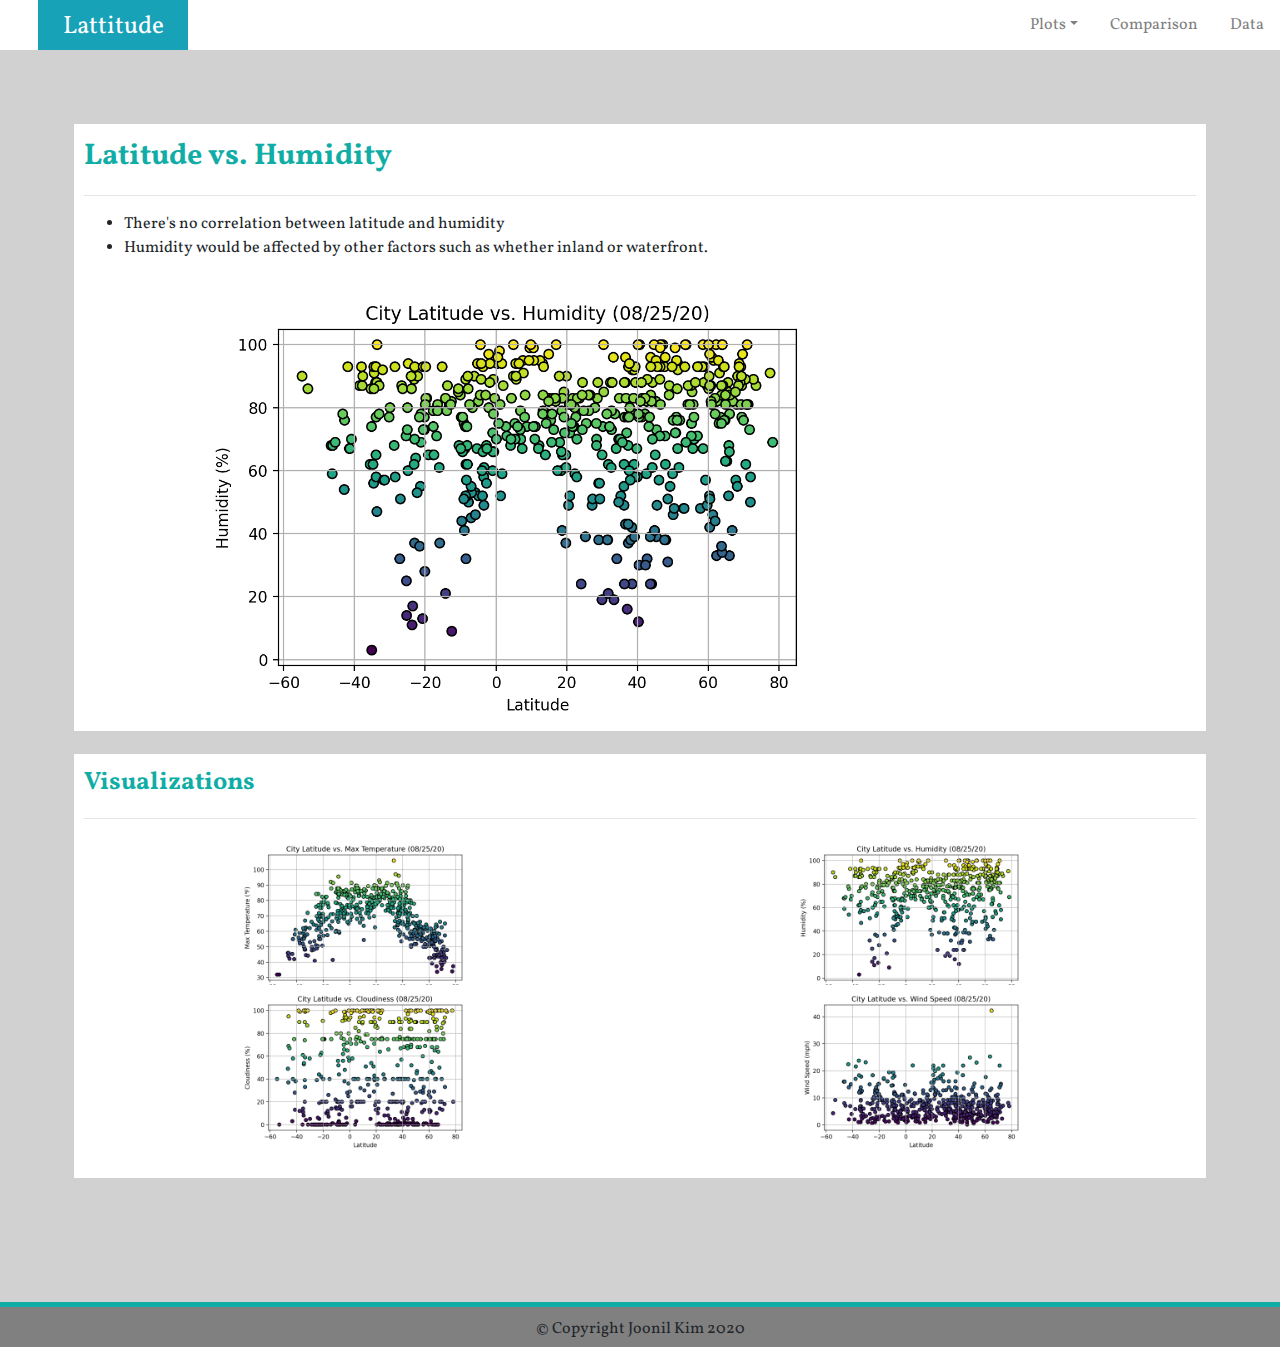
<file: humidity.html>
<!DOCTYPE html>

<html lang="us-en">
    <head>
        <meta charset="UTF-8">
        <meta name="viewport" content="width=device-width, initial-scale=1, shrink-to-fit=no">
        <link rel="stylesheet" href="https://stackpath.bootstrapcdn.com/bootstrap/4.3.1/css/bootstrap.min.css" integrity="sha384-ggOyR0iXCbMQv3Xipma34MD+dH/1fQ784/j6cY/iJTQUOhcWr7x9JvoRxT2MZw1T" crossorigin="anonymous">
        <link rel="stylesheet" href="https://fonts.googleapis.com/css?family=Vollkorn">

        <link rel="stylesheet" href="style.css">
    </head>
    <body>
        <nav class="navbar navbar-light bg-white p-0">
            <span class="bg-info nav_brand_size">
                <a class="navbar-text text-white" href="index.html">Lattitude</a>
            </span>
            <ul class="nav">
                <li class="nav-item dropdown">
                    <a class="nav-link dropdown-toggle right_nav" data-toggle="dropdown" href="#" role="button" aria-haspopup="true" aria-expanded="false">Plots</a>
                    <div class="dropdown-menu">
                        <a class="dropdown-item" href="max_temp.html">Max Temperature</a>
                        <a class="dropdown-item" href="humidity.html">Humidity</a>
                        <a class="dropdown-item" href="cloudiness.html">Cloudiness</a>
                        <a class="dropdown-item" href="wind_speed.html">Wind Speed</a>
                    </div>
                </li>
                <li class="nav-item">
                    <a class="nav-link right_nav" href="comparisons.html">Comparison</a>
                </li>
                <li class="nav-item">
                    <a class="nav-link right_nav" href="data.html">Data</a>
                </li>
            </ul>
        </nav>
        <div class="main_container">
            <div class="left_box">
                <p class="left_title">Latitude vs. Humidity</p>
                <hr>
                <ul>
                    <li>There's no correlation between latitude and humidity</li>
                    <li>Humidity would be affected by other factors such as whether inland or waterfront.</li>
                </ul>
                <img src="Resources/assets/images/Fig2.png" alt="Lat vs. Humidity" class="center_img" />
            </div>
            <div class="right_box">
                <p class="right_title">Visualizations</p>
                <hr>
                <div class="grid-container">
                    <a href="max_temp.html" class="right_img"><img src="Resources/assets/images/Fig1.png" alt="Lat vs. Max Temp" class="right_img" /></a>
                    <a href="humidity.html" class="right_img"><img src="Resources/assets/images/Fig2.png" alt="Lat vs Humidity" class="right_img" /></a>
                    <a href="cloudiness.html" class="right_img"><img src="Resources/assets/images/Fig3.png" alt="Lat vs Cloudiness" class="right_img" /></a>
                    <a href="wind_speed.html" class="right_img"><img src="Resources/assets/images/Fig4.png" alt="Lat vs Wind Speed" class="right_img" /></a>
                </div>
            </div>
        </div>
        <div class="line"></div>
        <footer>&copy; Copyright Joonil Kim 2020</footer>
        <script src="https://code.jquery.com/jquery-3.3.1.slim.min.js" integrity="sha384-q8i/X+965DzO0rT7abK41JStQIAqVgRVzpbzo5smXKp4YfRvH+8abtTE1Pi6jizo" crossorigin="anonymous"></script>
        <script src="https://cdnjs.cloudflare.com/ajax/libs/popper.js/1.14.7/umd/popper.min.js" integrity="sha384-UO2eT0CpHqdSJQ6hJty5KVphtPhzWj9WO1clHTMGa3JDZwrnQq4sF86dIHNDz0W1" crossorigin="anonymous"></script>
        <script src="https://stackpath.bootstrapcdn.com/bootstrap/4.3.1/js/bootstrap.min.js" integrity="sha384-JjSmVgyd0p3pXB1rRibZUAYoIIy6OrQ6VrjIEaFf/nJGzIxFDsf4x0xIM+B07jRM" crossorigin="anonymous"></script>
    </body>
</html>
</file>
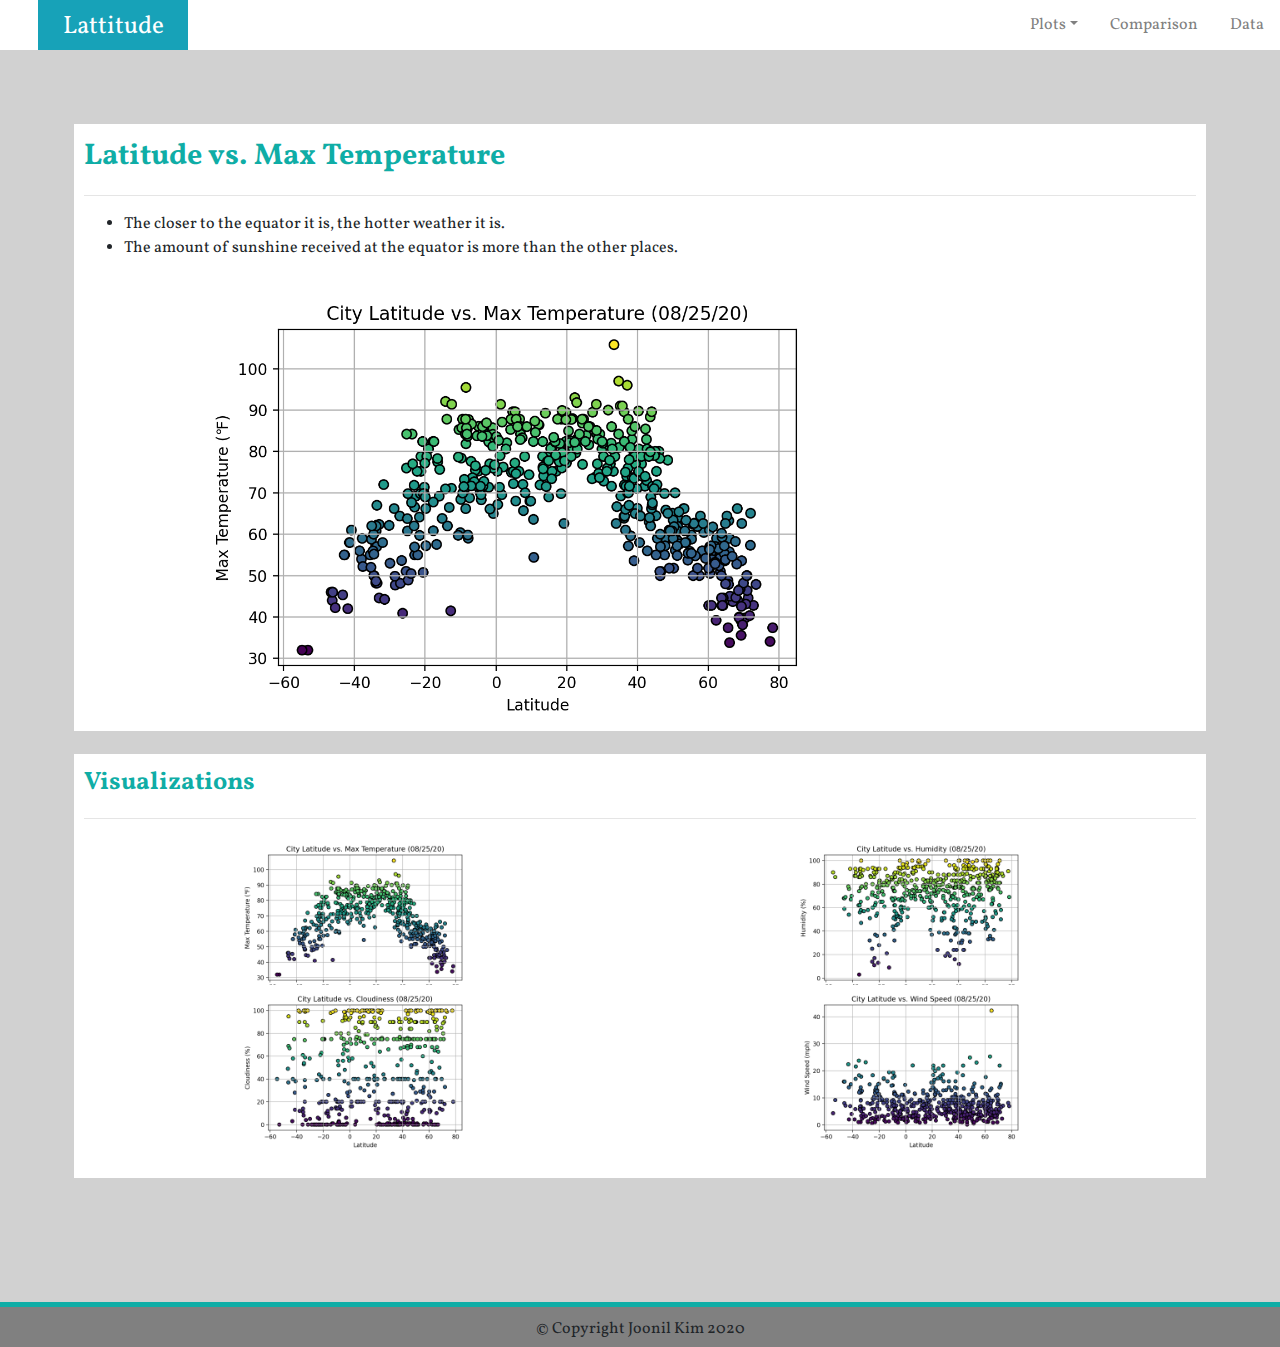
<file: max_temp.html>
<!DOCTYPE html>

<html lang="us-en">
    <head>
        <meta charset="UTF-8">
        <meta name="viewport" content="width=device-width, initial-scale=1, shrink-to-fit=no">
        <link rel="stylesheet" href="https://stackpath.bootstrapcdn.com/bootstrap/4.3.1/css/bootstrap.min.css" integrity="sha384-ggOyR0iXCbMQv3Xipma34MD+dH/1fQ784/j6cY/iJTQUOhcWr7x9JvoRxT2MZw1T" crossorigin="anonymous">
        <link rel="stylesheet" href="https://fonts.googleapis.com/css?family=Vollkorn">

        <link rel="stylesheet" href="style.css">
    </head>
    <body>
        <nav class="navbar navbar-light bg-white p-0">
            <span class="bg-info nav_brand_size">
                <a class="navbar-text text-white" href="index.html">Lattitude</a>
            </span>
            <ul class="nav">
                <li class="nav-item dropdown">
                    <a class="nav-link dropdown-toggle right_nav" data-toggle="dropdown" href="#" role="button" aria-haspopup="true" aria-expanded="false">Plots</a>
                    <div class="dropdown-menu">
                        <a class="dropdown-item" href="max_temp.html">Max Temperature</a>
                        <a class="dropdown-item" href="humidity.html">Humidity</a>
                        <a class="dropdown-item" href="cloudiness.html">Cloudiness</a>
                        <a class="dropdown-item" href="wind_speed.html">Wind Speed</a>
                    </div>
                </li>
                <li class="nav-item">
                    <a class="nav-link right_nav" href="comparisons.html">Comparison</a>
                </li>
                <li class="nav-item">
                    <a class="nav-link right_nav" href="data.html">Data</a>
                </li>
            </ul>
        </nav>
        <div class="main_container">
            <div class="left_box">
                <p class="left_title">Latitude vs. Max Temperature</p>
                <hr>
                <ul>
                    <li>The closer to the equator it is, the hotter weather it is.</li>
                    <li>The amount of sunshine received at the equator is more than the other places.</li>
                </ul>
                <img src="Resources/assets/images/Fig1.png" alt="Lat vs. Max Temp" class="center_img" />
            </div>
            <div class="right_box">
                <p class="right_title">Visualizations</p>
                <hr>
                <div class="grid-container">
                    <a href="max_temp.html" class="right_img"><img src="Resources/assets/images/Fig1.png" alt="Lat vs. Max Temp" class="right_img" /></a>
                    <a href="humidity.html" class="right_img"><img src="Resources/assets/images/Fig2.png" alt="Lat vs Humidity" class="right_img" /></a>
                    <a href="cloudiness.html" class="right_img"><img src="Resources/assets/images/Fig3.png" alt="Lat vs Cloudiness" class="right_img" /></a>
                    <a href="wind_speed.html" class="right_img"><img src="Resources/assets/images/Fig4.png" alt="Lat vs Wind Speed" class="right_img" /></a>
                </div>
            </div>
        </div>
        <div class="line"></div>
        <footer>&copy; Copyright Joonil Kim 2020</footer>
        <script src="https://code.jquery.com/jquery-3.3.1.slim.min.js" integrity="sha384-q8i/X+965DzO0rT7abK41JStQIAqVgRVzpbzo5smXKp4YfRvH+8abtTE1Pi6jizo" crossorigin="anonymous"></script>
        <script src="https://cdnjs.cloudflare.com/ajax/libs/popper.js/1.14.7/umd/popper.min.js" integrity="sha384-UO2eT0CpHqdSJQ6hJty5KVphtPhzWj9WO1clHTMGa3JDZwrnQq4sF86dIHNDz0W1" crossorigin="anonymous"></script>
        <script src="https://stackpath.bootstrapcdn.com/bootstrap/4.3.1/js/bootstrap.min.js" integrity="sha384-JjSmVgyd0p3pXB1rRibZUAYoIIy6OrQ6VrjIEaFf/nJGzIxFDsf4x0xIM+B07jRM" crossorigin="anonymous"></script>
    </body>
</html>
</file>
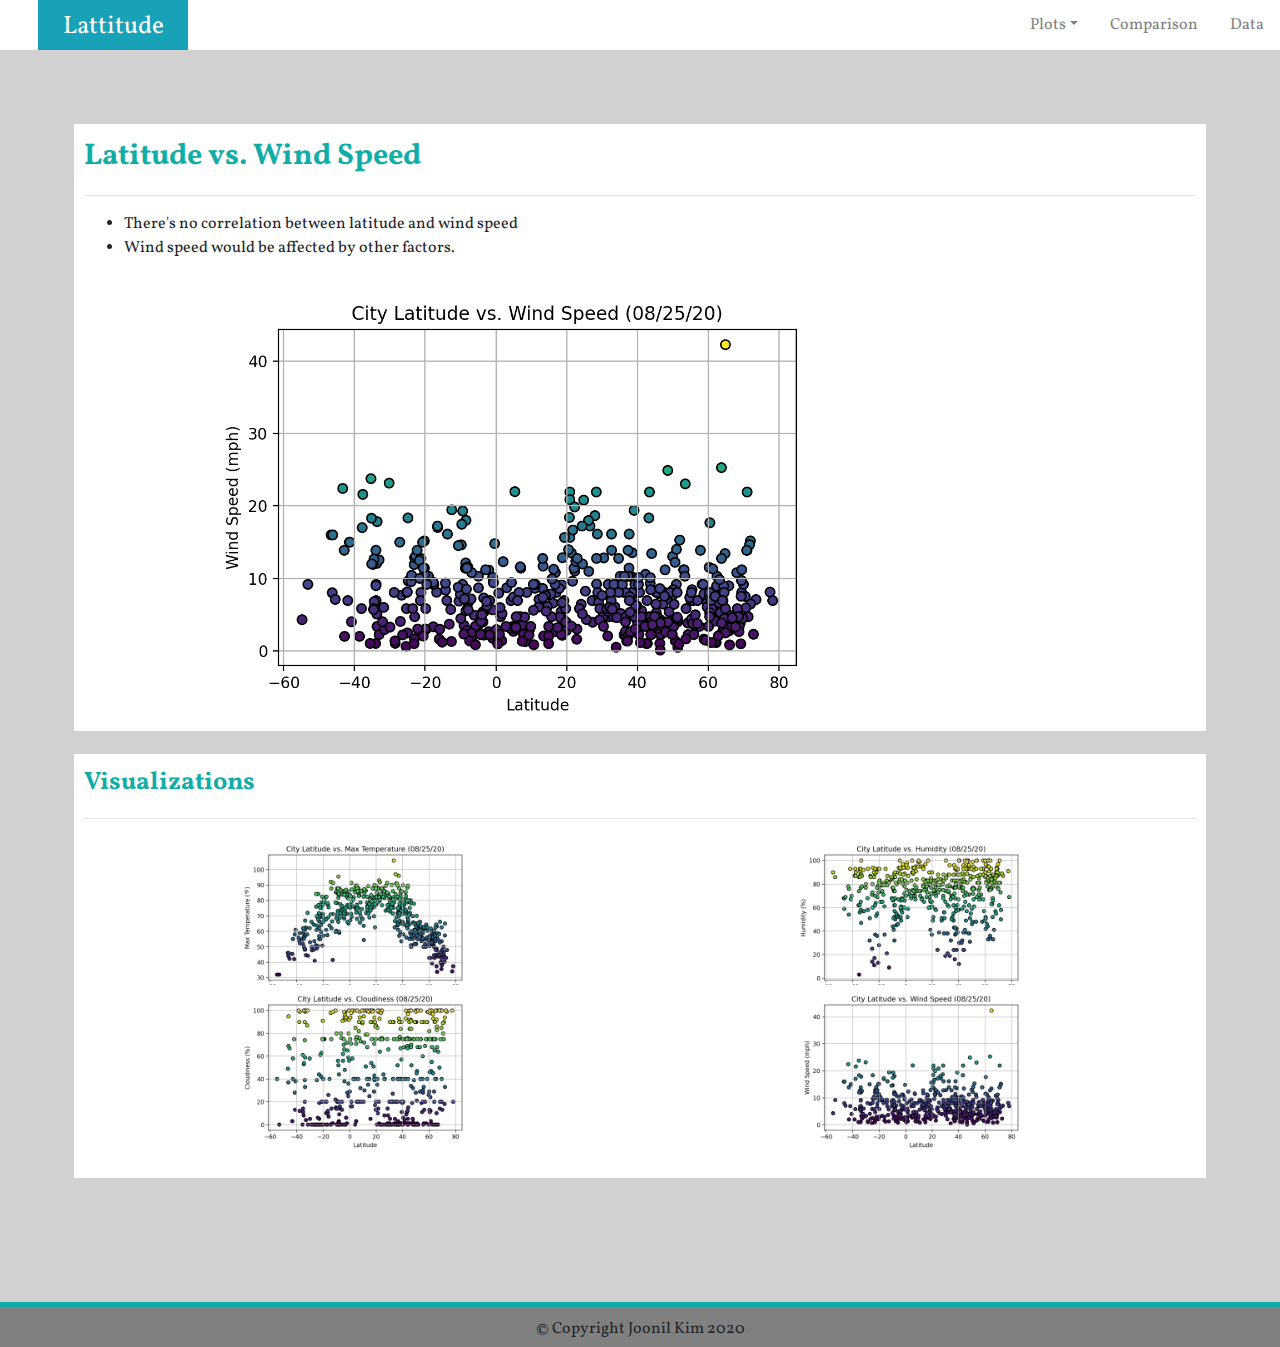
<file: wind_speed.html>
<!DOCTYPE html>

<html lang="us-en">
    <head>
        <meta charset="UTF-8">
        <meta name="viewport" content="width=device-width, initial-scale=1, shrink-to-fit=no">
        <link rel="stylesheet" href="https://stackpath.bootstrapcdn.com/bootstrap/4.3.1/css/bootstrap.min.css" integrity="sha384-ggOyR0iXCbMQv3Xipma34MD+dH/1fQ784/j6cY/iJTQUOhcWr7x9JvoRxT2MZw1T" crossorigin="anonymous">
        <link rel="stylesheet" href="https://fonts.googleapis.com/css?family=Vollkorn">

        <link rel="stylesheet" href="style.css">
    </head>
    <body>
        <nav class="navbar navbar-light bg-white p-0">
            <span class="bg-info nav_brand_size">
                <a class="navbar-text text-white" href="index.html">Lattitude</a>
            </span>
            <ul class="nav">
                <li class="nav-item dropdown">
                    <a class="nav-link dropdown-toggle right_nav" data-toggle="dropdown" href="#" role="button" aria-haspopup="true" aria-expanded="false">Plots</a>
                    <div class="dropdown-menu">
                        <a class="dropdown-item" href="max_temp.html">Max Temperature</a>
                        <a class="dropdown-item" href="humidity.html">Humidity</a>
                        <a class="dropdown-item" href="cloudiness.html">Cloudiness</a>
                        <a class="dropdown-item" href="wind_speed.html">Wind Speed</a>
                    </div>
                </li>
                <li class="nav-item">
                    <a class="nav-link right_nav" href="comparisons.html">Comparison</a>
                </li>
                <li class="nav-item">
                    <a class="nav-link right_nav" href="data.html">Data</a>
                </li>
            </ul>
        </nav>
        <div class="main_container">
            <div class="left_box">
                <p class="left_title">Latitude vs. Wind Speed</p>
                <hr>
                <ul>
                    <li>There's no correlation between latitude and wind speed</li>
                    <li>Wind speed would be affected by other factors.</li>
                </ul>
                <img src="Resources/assets/images/Fig4.png" alt="Lat vs. Wind Speed" class="center_img" />
            </div>
            <div class="right_box">
                <p class="right_title">Visualizations</p>
                <hr>
                <div class="grid-container">
                    <a href="max_temp.html" class="right_img"><img src="Resources/assets/images/Fig1.png" alt="Lat vs. Max Temp" class="right_img" /></a>
                    <a href="humidity.html" class="right_img"><img src="Resources/assets/images/Fig2.png" alt="Lat vs Humidity" class="right_img" /></a>
                    <a href="cloudiness.html" class="right_img"><img src="Resources/assets/images/Fig3.png" alt="Lat vs Cloudiness" class="right_img" /></a>
                    <a href="wind_speed.html" class="right_img"><img src="Resources/assets/images/Fig4.png" alt="Lat vs Wind Speed" class="right_img" /></a>
                </div>
            </div>
        </div>
        <div class="line"></div>
        <footer>&copy; Copyright Joonil Kim 2020</footer>
        <script src="https://code.jquery.com/jquery-3.3.1.slim.min.js" integrity="sha384-q8i/X+965DzO0rT7abK41JStQIAqVgRVzpbzo5smXKp4YfRvH+8abtTE1Pi6jizo" crossorigin="anonymous"></script>
        <script src="https://cdnjs.cloudflare.com/ajax/libs/popper.js/1.14.7/umd/popper.min.js" integrity="sha384-UO2eT0CpHqdSJQ6hJty5KVphtPhzWj9WO1clHTMGa3JDZwrnQq4sF86dIHNDz0W1" crossorigin="anonymous"></script>
        <script src="https://stackpath.bootstrapcdn.com/bootstrap/4.3.1/js/bootstrap.min.js" integrity="sha384-JjSmVgyd0p3pXB1rRibZUAYoIIy6OrQ6VrjIEaFf/nJGzIxFDsf4x0xIM+B07jRM" crossorigin="anonymous"></script>
    </body>
</html>
</file>
<file: style.css>
body {
    font-family: "Vollkorn", serif;
    height: 100%;
}

.nav_brand_size {
    width: 150px;
    height: 50px;
    font-size: 25px;
    text-align: center;
    margin-left: 3%;
    background-color: rgb(15, 173, 166);
}

.nav_bar_buttons {
    float: right;
    padding: 0px;
}

.right_nav {
    color: grey;
    background-color: white;
}

a:hover {
    text-decoration: none;
}

.main_container {
    overflow : hidden;
    min-width: 540px;
    width: auto;
    padding: 50px 50px 100px 50px;
    background-color: rgb(209, 209, 209);
    height: 100%;
}

.left_box {
    position: relative;
    top: 0px;
    left: 0px;
    padding: 60px 30px 50px 30px;
    width: 60%;
    margin-right: 20px;
    float: left;
    background-color: white;
}

.right_box {
    position: relative;
    padding: 60px 30px 50px 30px;
    width: 37%;
    margin-left: 20px;
    float: right;
    background-color: white;
}

.left_title {
    color: rgb(15, 173, 166);
    font-size: 30px;
    font-weight: bold;
}

.right_title {
    color: rgb(15, 173, 166);
    font-size: 25px;
    font-weight: bold;
}

.grid-container {
    display: grid;
    grid: 250px / auto auto;
}

.right_img {
    width: 250px;
    margin-left: auto;
    margin-right: auto;
}

.line {
    background-color: rgb(15, 173, 166);
    height: 5px;
    width: 100%;
}

footer {
    background-color: grey;
    height: 40px;
    padding-top: 10px;
    text-align: center;
}

.main_box {
    position: relative;
    top: 0px;
    left: 0px;
    padding: 60px 30px 50px 30px;
    width: 100%;
    margin-right: 20px;
    float: left;
    background-color: white;
}

.center_img {
    margin-left: 10%;
    margin-right: 10%;
    width: 60%;
}

.couple_img {
    margin-left: 10%;
    margin-right: 10%;
    width: 90%;
}

@media (max-width: 1500px) {
    .left_box {
        float: none;
        width: 96%;
        padding: 10px;
        margin: 2%;
    }

    .right_box {
        float: none;
        width: 96%;
        padding: 10px;
        margin: 2%;
    }

    .grid-container {
        display: grid;
        grid: 45% / auto auto;
    }
}

@media (max-width: 640px) {
    .nav_brand_size {
        display: none;
    }
    
    .grid-container {
        display: grid;
        grid: 90% / auto;
    }
}
</file>
